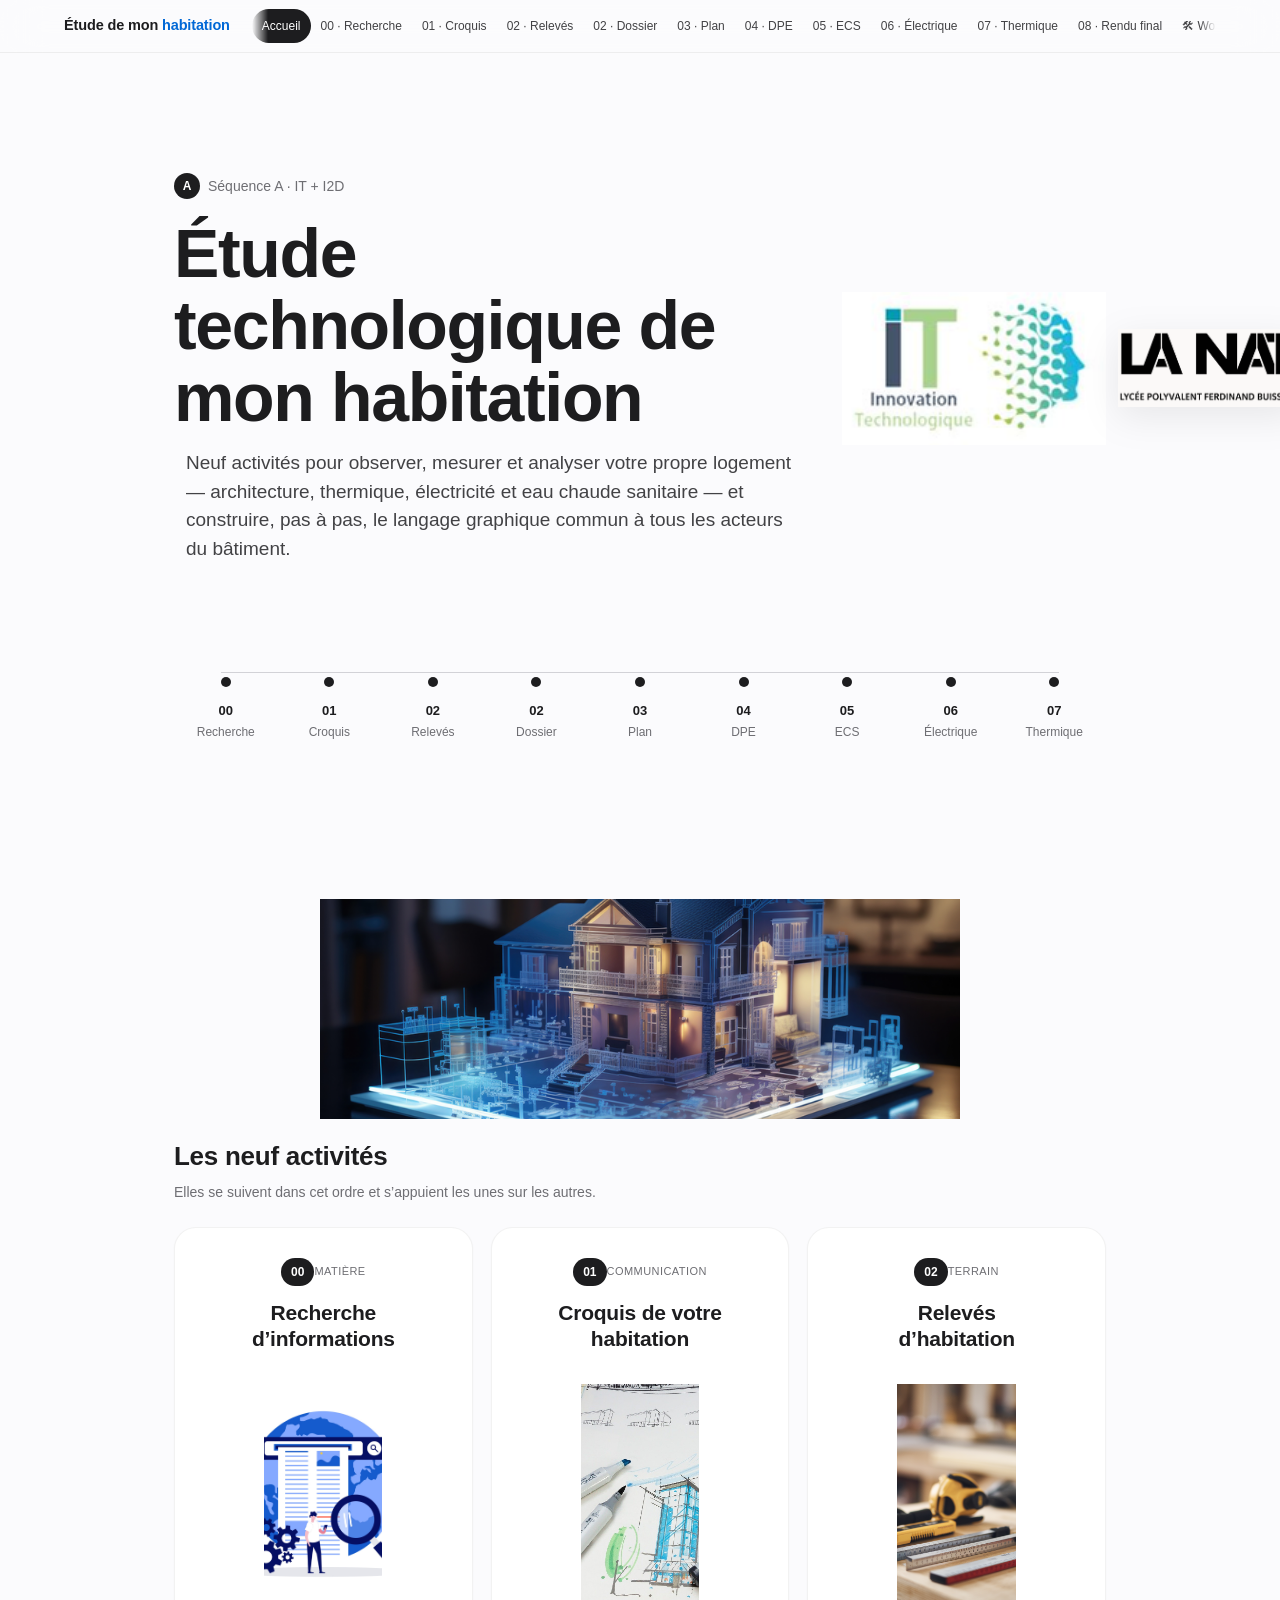
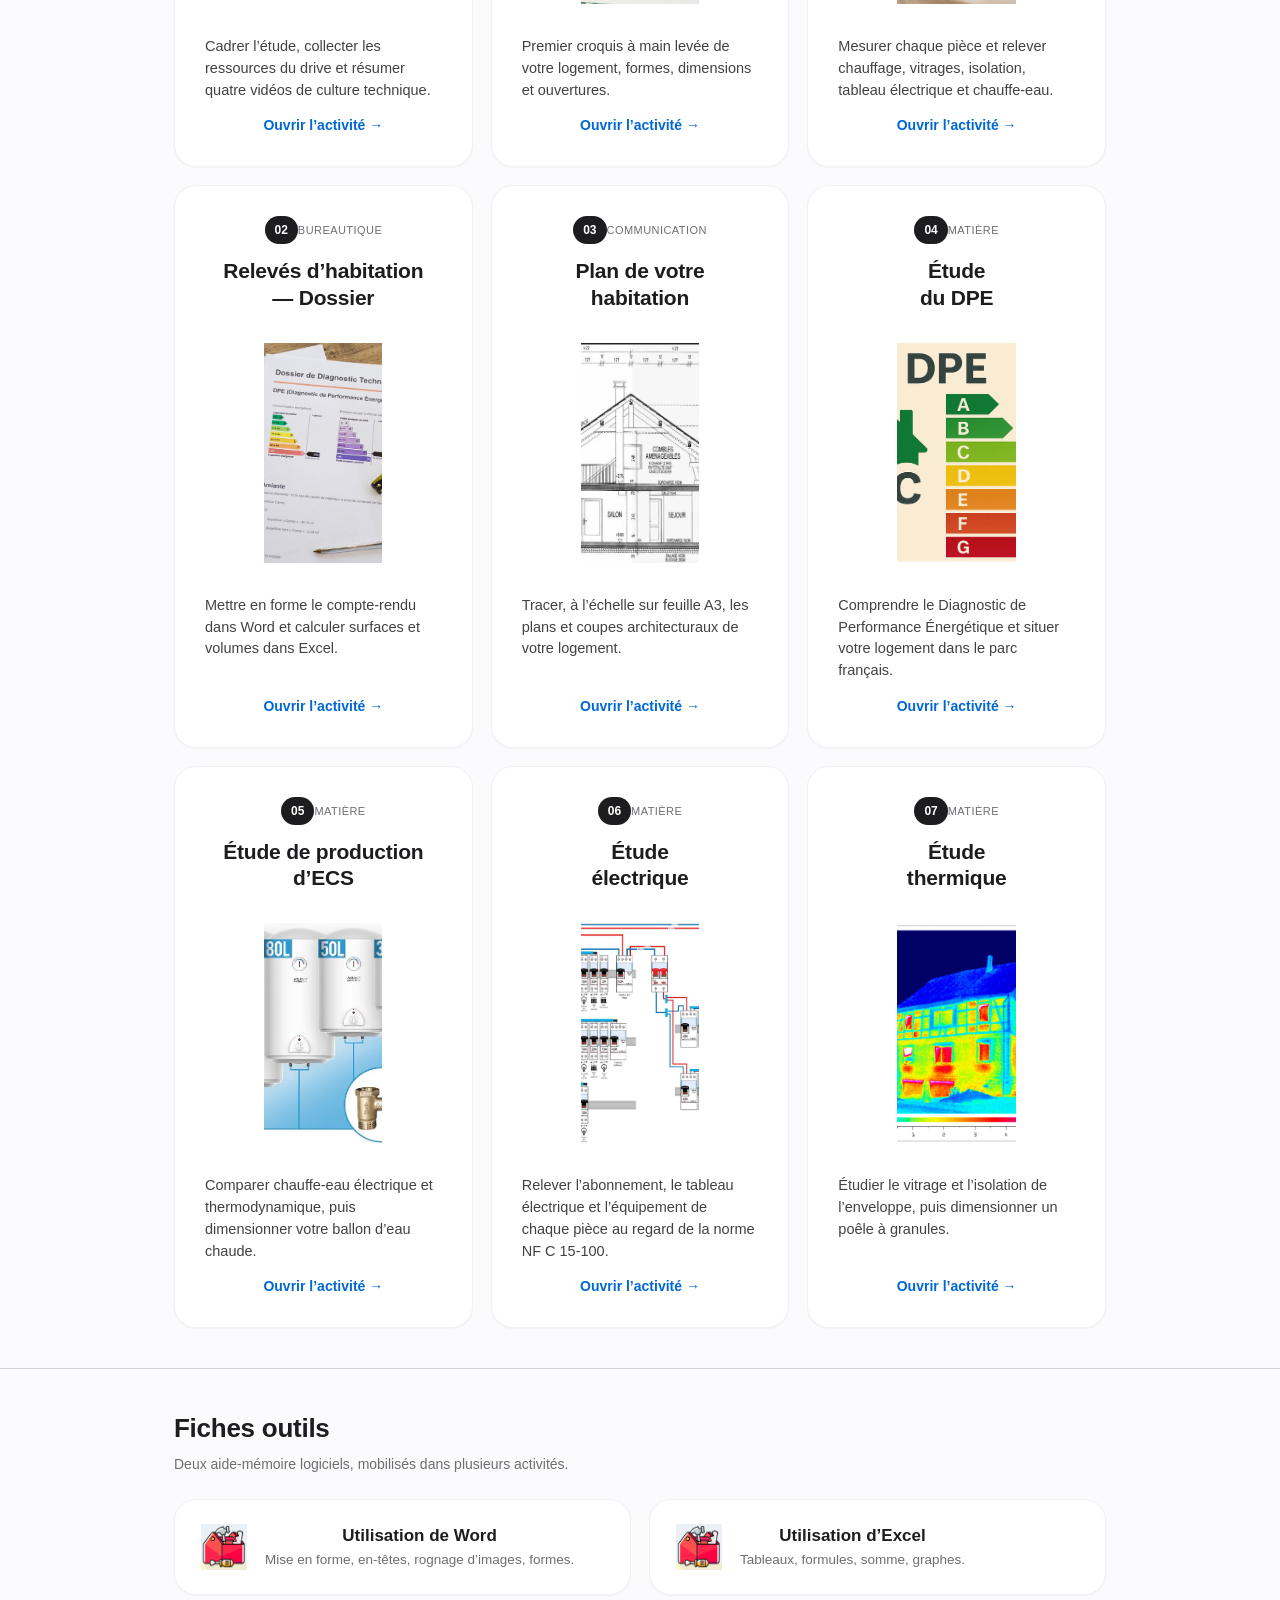
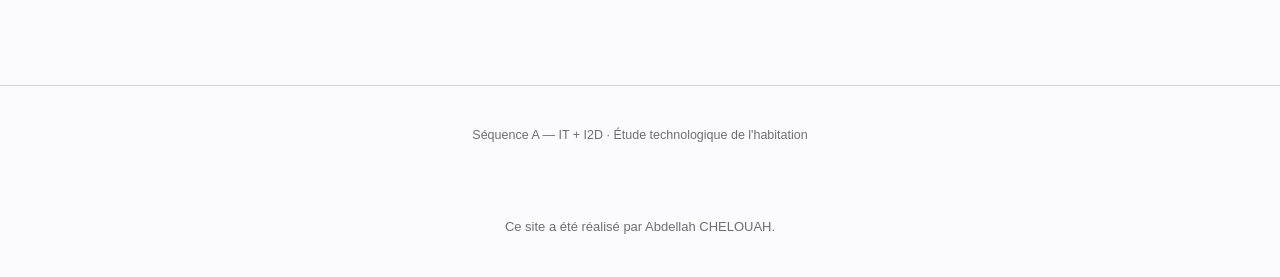
<file: index.html>
<!DOCTYPE html>
<html lang="fr">
<head>
<meta charset="UTF-8">
<meta name="viewport" content="width=device-width, initial-scale=1.0">
<title>Étude de mon habitation — Séquence A · IT+I2D</title>
<link rel="stylesheet" href="css/style.css">
</head>
<body class="home">
<nav class="site-nav">
  <div class="wrap">
    <a class="brand" href="index.html">Étude de mon <span>habitation</span></a>
    <ul class="nav-links">
        <li><a href="index.html" class="active">Accueil</a></li>
        <li><a href="pages-web/activite-00.html">00 · Recherche</a></li>
        <li><a href="pages-web/activite-01.html">01 · Croquis</a></li>
        <li><a href="pages-web/activite-02.html">02 · Relevés</a></li>
        <li><a href="pages-web/activite-02-dossier.html">02 · Dossier</a></li>
        <li><a href="pages-web/activite-03.html">03 · Plan</a></li>
        <li><a href="pages-web/activite-04.html">04 · DPE</a></li>
        <li><a href="pages-web/activite-05.html">05 · ECS</a></li>
        <li><a href="pages-web/activite-06.html">06 · Électrique</a></li>
        <li><a href="pages-web/activite-07.html">07 · Thermique</a></li>
        <li><a href="pages-web/activite-08.html">08 · Rendu final</a></li>
        <li><a href="pages-web/fiche-outils-word.html">🛠 Word</a></li>
        <li><a href="pages-web/fiche-outils-excel.html">🛠 Excel</a></li>
    </ul>
  </div>
</nav>

<header class="hero">
  <div class="wrap hero-header">
    <div class="hero-copy">
      <div class="eyebrow"><span class="num">A</span> Séquence A · IT + I2D</div>
      <h1>Étude technologique de mon habitation</h1>
      <p class="subtitle">Neuf activités pour observer, mesurer et analyser votre propre logement — architecture, thermique, électricité et eau chaude sanitaire — et construire, pas à pas, le langage graphique commun à tous les acteurs du bâtiment.</p>
    </div>
    <div style="display:flex; align-items:center; gap:12px; margin-left:auto;">
      <img src="pages-web/images/logo-it.png" alt="Logo IT" style="height:180px; width:auto; display:block; object-fit:contain;">
      <img class="hero-logo" src="pages-web/images/logo_lycee.png" alt="Logo du lycée">
    </div>
  </div>
</header><section class="parcours">
  <div class="wrap">
    <div class="parcours-track">
      <div class="p-stop"><div class="dot"></div><div class="lab">00</div><div class="sub">Recherche</div></div>
      <div class="p-stop"><div class="dot"></div><div class="lab">01</div><div class="sub">Croquis</div></div>
      <div class="p-stop"><div class="dot"></div><div class="lab">02</div><div class="sub">Relevés</div></div>
      <div class="p-stop"><div class="dot"></div><div class="lab">02</div><div class="sub">Dossier</div></div>
      <div class="p-stop"><div class="dot"></div><div class="lab">03</div><div class="sub">Plan</div></div>
      <div class="p-stop"><div class="dot"></div><div class="lab">04</div><div class="sub">DPE</div></div>
      <div class="p-stop"><div class="dot"></div><div class="lab">05</div><div class="sub">ECS</div></div>
      <div class="p-stop"><div class="dot"></div><div class="lab">06</div><div class="sub">Électrique</div></div>
      <div class="p-stop"><div class="dot"></div><div class="lab">07</div><div class="sub">Thermique</div></div>
    </div>
  </div>
</section><section class="block" style="border-top:none;">
<div class="hero-banner">
  <img src="pages-web/images/technologie-habitat.png" alt="Technologie de l'habitat">
</div>
  <div class="wrap">
    <h2>Les neuf activités</h2>
    <p class="lede">Elles se suivent dans cet ordre et s’appuient les unes sur les autres.</p>
    <div class="activity-grid">
      <a class="activity-card" href="pages-web/activite-00.html">
  <div class="top-row"><span class="badge">00</span><span class="kind">Matière</span></div>
  <h3>Recherche d’informations</h3>
        <div class="hero-banner">
        <img src="pages-web/images/recherche-info.jpg" alt="Technologie de l'habitat">
      </div>
  <p>Cadrer l’étude, collecter les ressources du drive et résumer quatre vidéos de culture technique.</p>
  <span class="go">Ouvrir l’activité →</span>
</a>
<a class="activity-card" href="pages-web/activite-01.html">
  <div class="top-row"><span class="badge">01</span><span class="kind">Communication</span></div>
  <h3>Croquis de votre habitation</h3>
        <div class="hero-banner">
        <img src="pages-web/images/croquis.jpg" alt="Technologie de l'habitat">
      </div>
  <p>Premier croquis à main levée de votre logement, formes, dimensions et ouvertures.</p>
  <span class="go">Ouvrir l’activité →</span>
</a>
<a class="activity-card" href="pages-web/activite-02.html">
  <div class="top-row"><span class="badge">02</span><span class="kind">Terrain</span></div>
  <h3>Relevés <br> d’habitation</h3>
        <div class="hero-banner">
        <img src="pages-web/images/mesures.png" alt="Technologie de l'habitat">
      </div>
  <p>Mesurer chaque pièce et relever chauffage, vitrages, isolation, tableau électrique et chauffe-eau.</p>
  <span class="go">Ouvrir l’activité →</span>
</a>
<a class="activity-card" href="pages-web/activite-02-dossier.html">
  <div class="top-row"><span class="badge">02</span><span class="kind">Bureautique</span></div>
  <h3>Relevés d’habitation — Dossier</h3>
      <div class="hero-banner">
        <img src="pages-web/images/dossier.png" alt="Technologie de l'habitat">
      </div>
  <p>Mettre en forme le compte-rendu dans Word et calculer surfaces et volumes dans Excel.</p>
  <span class="go">Ouvrir l’activité →</span>
</a>
<a class="activity-card" href="pages-web/activite-03.html">
  <div class="top-row"><span class="badge">03</span><span class="kind">Communication</span></div>
  <h3>Plan de votre habitation</h3>
        <div class="hero-banner">
        <img src="pages-web/images/plan.png" alt="Technologie de l'habitat">
      </div>
  <p>Tracer, à l’échelle sur feuille A3, les plans et coupes architecturaux de votre logement.</p>
  <span class="go">Ouvrir l’activité →</span>
</a>
<a class="activity-card" href="pages-web/activite-04.html">
  <div class="top-row"><span class="badge">04</span><span class="kind">Matière</span></div>
  <h3>Étude <br> du DPE</h3>
        <div class="hero-banner">
        <img src="pages-web/images/dpe.png" alt="Technologie de l'habitat">
      </div>
  <p>Comprendre le Diagnostic de Performance Énergétique et situer votre logement dans le parc français.</p>
  <span class="go">Ouvrir l’activité →</span>
</a>
<a class="activity-card" href="pages-web/activite-05.html">
  <div class="top-row"><span class="badge">05</span><span class="kind">Matière</span></div>
  <h3>Étude de production d’ECS</h3>
        <div class="hero-banner">
        <img src="pages-web/images/ballon.jpg" alt="Technologie de l'habitat">
      </div>
  <p>Comparer chauffe-eau électrique et thermodynamique, puis dimensionner votre ballon d’eau chaude.</p>
  <span class="go">Ouvrir l’activité →</span>
</a>
<a class="activity-card" href="pages-web/activite-06.html">
  <div class="top-row"><span class="badge">06</span><span class="kind">Matière</span></div>
  <h3>Étude <br> électrique</h3>
        <div class="hero-banner">
        <img src="pages-web/images/electrique.png" alt="Technologie de l'habitat">
      </div>
  <p>Relever l’abonnement, le tableau électrique et l’équipement de chaque pièce au regard de la norme NF C 15-100.</p>
  <span class="go">Ouvrir l’activité →</span>
</a>
<a class="activity-card" href="pages-web/activite-07.html">
  <div class="top-row"><span class="badge">07</span><span class="kind">Matière</span></div>
  <h3>Étude <br> thermique</h3>
        <div class="hero-banner">
        <img src="pages-web/images/thermique.png" alt="Technologie de l'habitat">
      </div>
  <p>Étudier le vitrage et l’isolation de l’enveloppe, puis dimensionner un poêle à granules.</p>
  <span class="go">Ouvrir l’activité →</span>
</a>

    </div>
  </div>
</section><section class="block" style="padding-bottom:90px;">
  <div class="wrap">
    <h2>Fiches outils</h2>
    <p class="lede">Deux aide-mémoire logiciels, mobilisés dans plusieurs activités.</p>
    <div class="resource-grid">
      <a class="resource-card" href="pages-web/fiche-outils-word.html">
        <img src="pages-web/images/outils-word/icone-boite-outils.png" alt="">
        <div><h3>Utilisation de Word</h3><p>Mise en forme, en-têtes, rognage d’images, formes.</p></div>
      </a>
      <a class="resource-card" href="pages-web/fiche-outils-excel.html">
        <img src="pages-web/images/outils-excel/icone-boite-outils.png" alt="">
        <div><h3>Utilisation d’Excel</h3><p>Tableaux, formules, somme, graphes.</p></div>
      </a>
    </div>
  </div>
</section>
<footer class="site-footer">
  <div class="wrap">Séquence A — IT&nbsp;+&nbsp;I2D · Étude technologique de l'habitation</div>
</footer>
<p class="site-credit">Ce site a été réalisé par Abdellah CHELOUAH.</p>
</body>
</html>
</file>
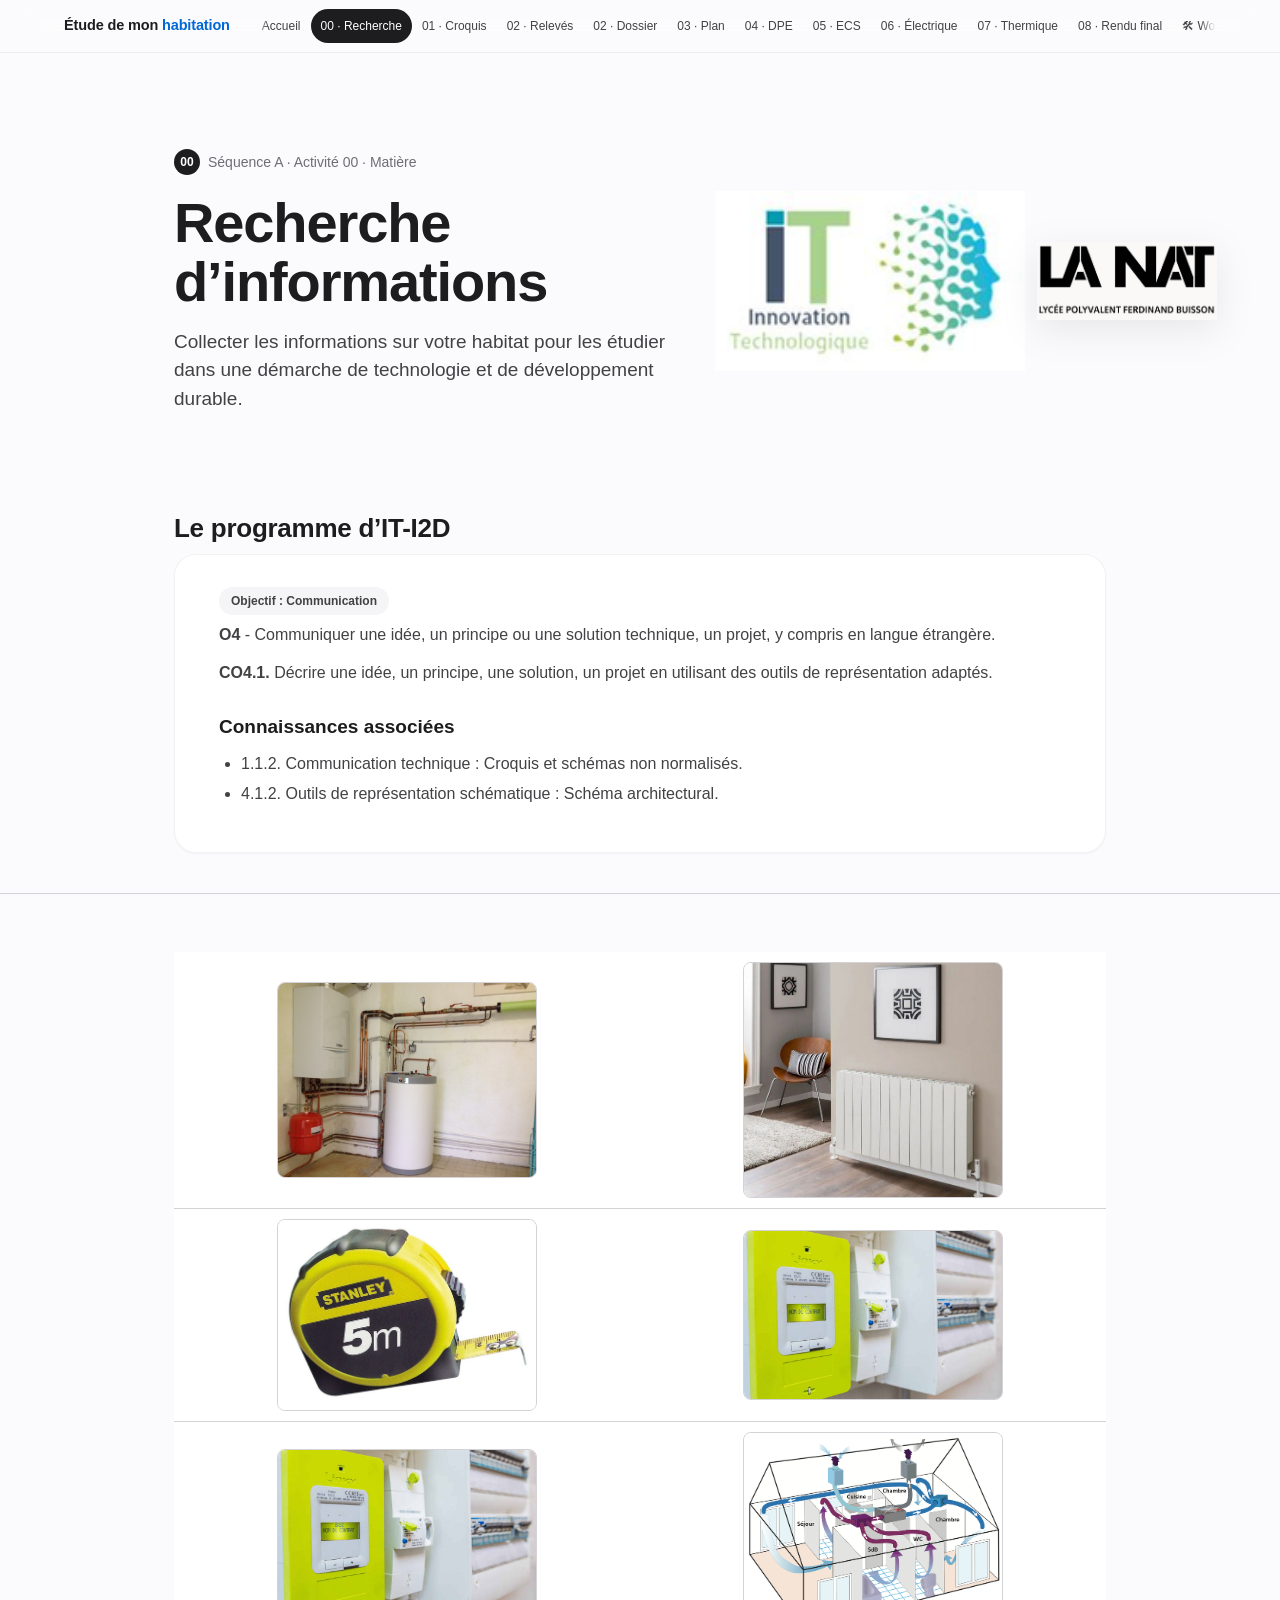
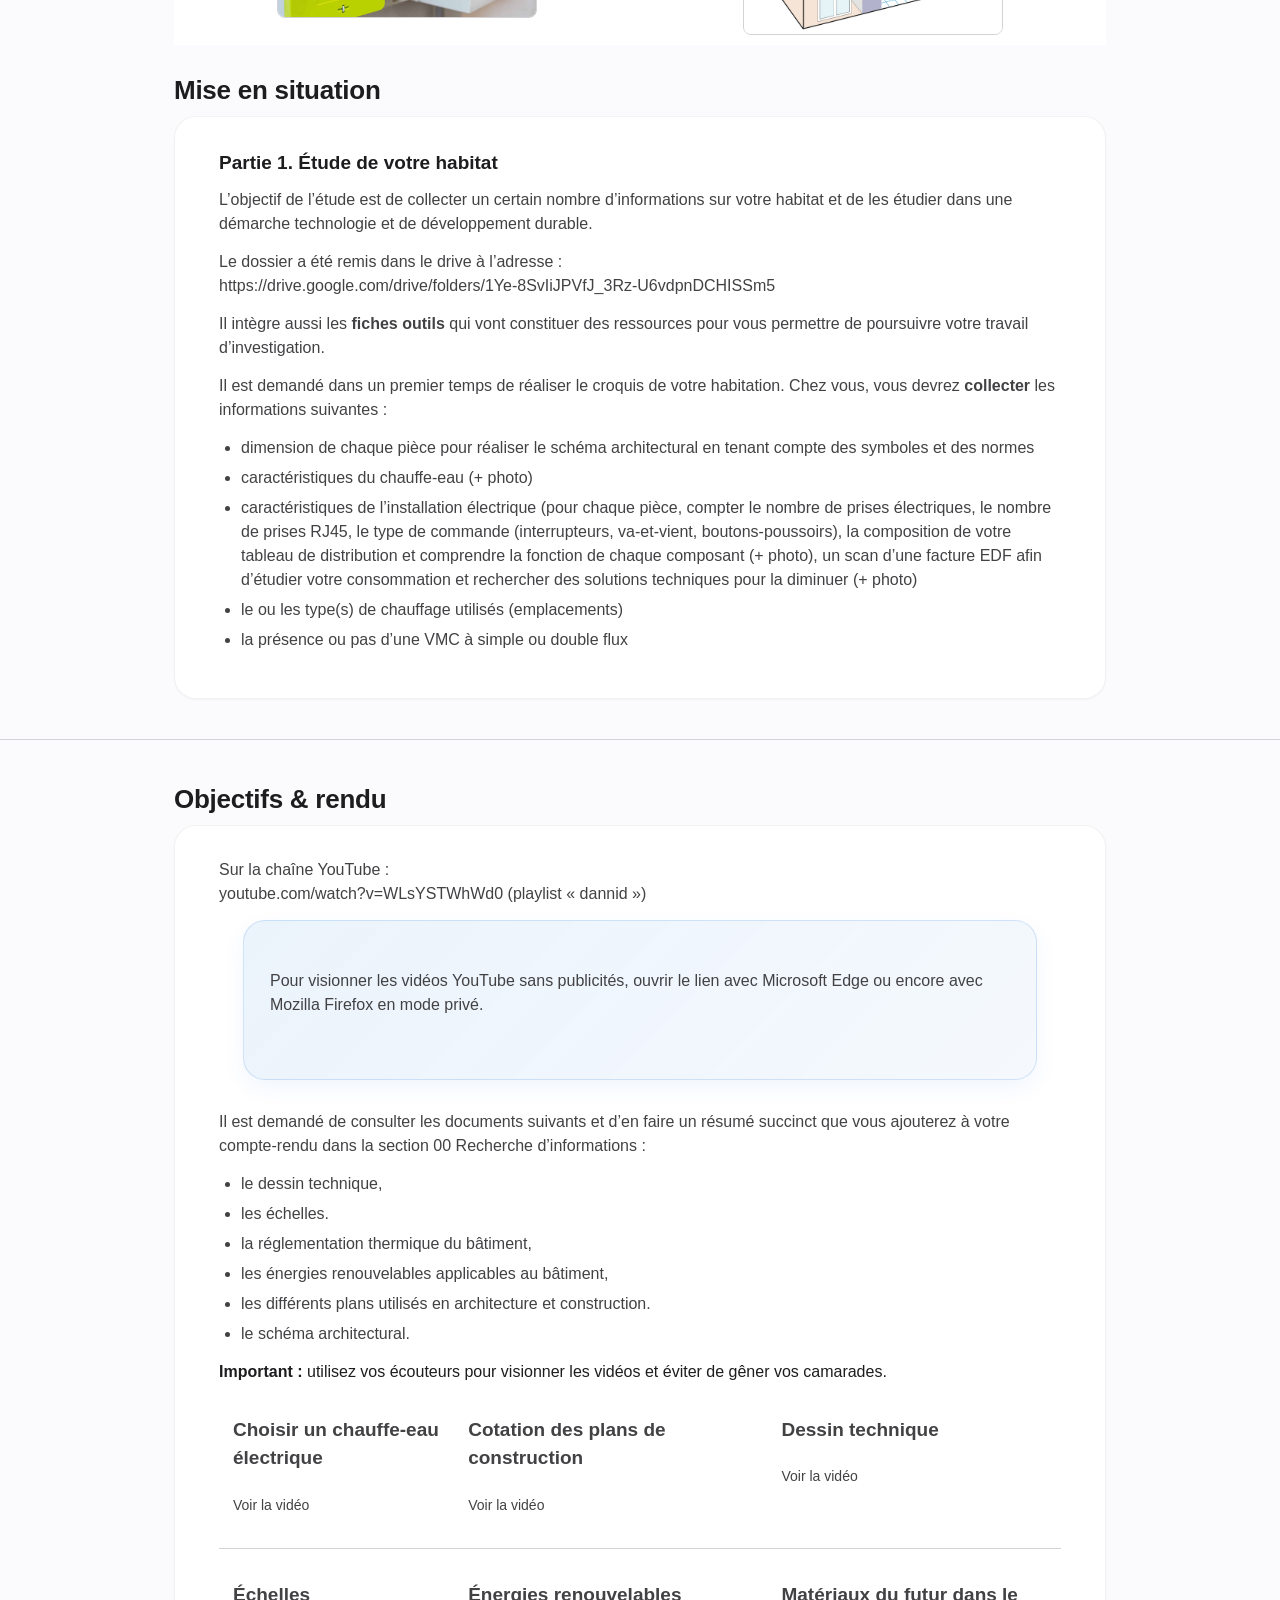
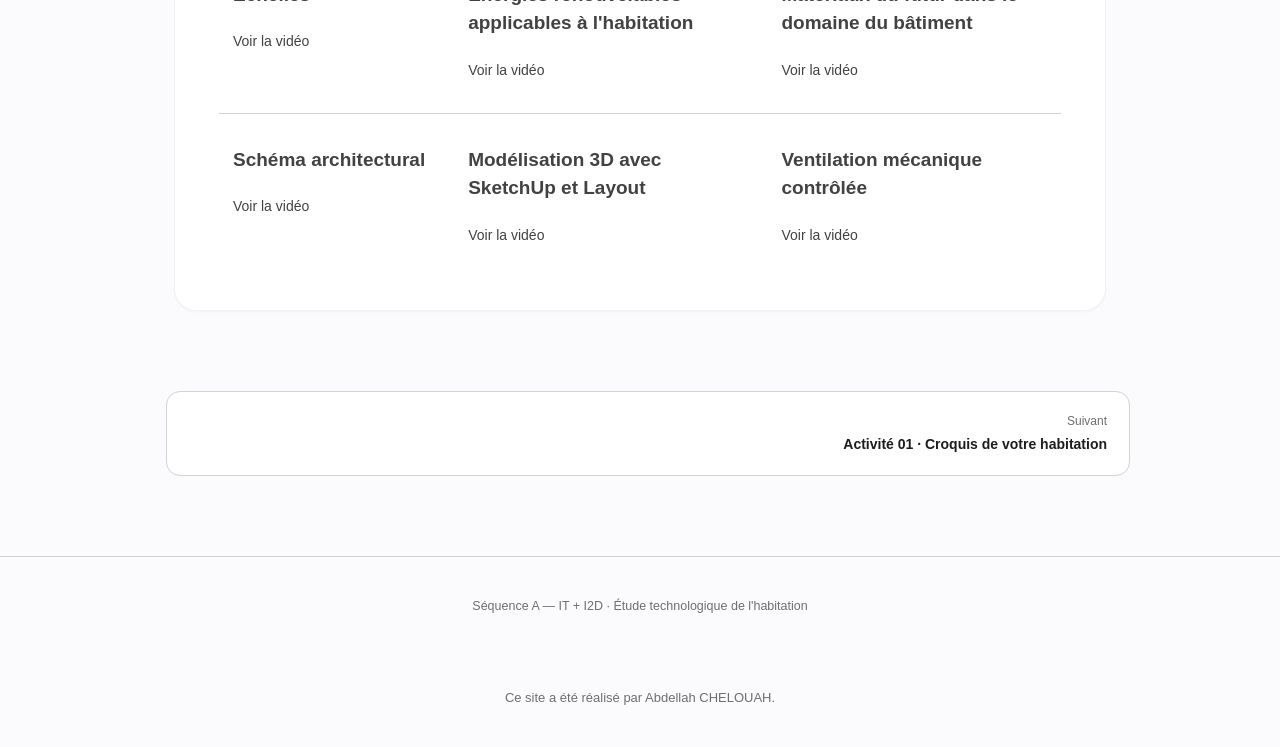
<file: pages-web/activite-00.html>
<!DOCTYPE html>
<html lang="fr">
<head>
<meta charset="UTF-8">
<meta name="viewport" content="width=device-width, initial-scale=1.0">
<title>Activité 00 — Recherche d’informations</title>
<link rel="stylesheet" href="../css/style.css">
</head>
<body>
<nav class="site-nav">
  <div class="wrap">
    <a class="brand" href="../index.html">Étude de mon <span>habitation</span></a>
    <ul class="nav-links">
        <li><a href="../index.html">Accueil</a></li>
        <li><a href="activite-00.html" class="active">00 · Recherche</a></li>
        <li><a href="activite-01.html">01 · Croquis</a></li>
        <li><a href="activite-02.html">02 · Relevés</a></li>
        <li><a href="activite-02-dossier.html">02 · Dossier</a></li>
        <li><a href="activite-03.html">03 · Plan</a></li>
        <li><a href="activite-04.html">04 · DPE</a></li>
        <li><a href="activite-05.html">05 · ECS</a></li>
        <li><a href="activite-06.html">06 · Électrique</a></li>
        <li><a href="activite-07.html">07 · Thermique</a></li>
        <li><a href="activite-08.html">08 · Rendu final</a></li>
        <li><a href="fiche-outils-word.html">🛠 Word</a></li>
        <li><a href="fiche-outils-excel.html">🛠 Excel</a></li>
    </ul>
  </div>
</nav>
<header class="hero">
  <div class="wrap hero-header">
    <div class="hero-copy">
      <div class="eyebrow"><span class="num">00</span> Séquence A · Activité 00 · Matière</div>
      <h1>Recherche d’informations</h1>
      <p class="subtitle">Collecter les informations sur votre habitat pour les étudier dans une démarche de technologie et de développement durable.</p>
    </div>
    <div style="display:flex; align-items:center; gap:12px; margin-left:auto;">
      <img src="images/logo-it.png" alt="Logo IT" style="height:180px; width:auto; display:block; object-fit:contain;">
      <img class="hero-logo" src="images/logo_lycee.png" alt="Logo du lycée">
    </div>
  </div>
</header><section class="block">
  <div class="wrap">
    <h2>Le programme d’IT-I2D</h2>
    
    <div class="card">
<span class="obj-tag">Objectif : Communication</span>
<p><strong>O4</strong> - Communiquer une idée, un principe ou une solution technique, un projet, y compris en langue étrangère.</p>
<p><strong>CO4.1.</strong> Décrire une idée, un principe, une solution, un projet en utilisant des outils de représentation adaptés.</p>
<h3>Connaissances associées</h3>
<ul>
<li>1.1.2. Communication technique : Croquis et schémas non normalisés.</li>
<li>4.1.2. Outils de représentation schématique : Schéma architectural.</li>
</ul>
</div>
  </div>
</section><section class="block">
  <div class="wrap">
    <table class="gallery-table" aria-label="Galerie d'images">
      <tr>
        <td><img src="images/ballon-chaudiere.png" alt="Ballon / Chaudière"></td>
        <td><img src="images/chauffage.png" alt="Chauffage"></td>
      </tr>
      <tr>
        <td><img src="images/ruban.png" alt="Ruban de mesure"></td>
        <td><img src="images/tableau-electrique.png" alt="Tableau électrique"></td>
      </tr>
      <tr>
        <td><img src="images/tableau-electrique.png" alt="Tableau électrique"></td>
        <td><img src="images/vmc.png" alt="VMC"></td>
      </tr>
    </table>

    <h2>Mise en situation</h2>
    
    <div class="card">
<h3>Partie 1. Étude de votre habitat</h3>
<p>L’objectif de l’étude est de collecter un certain nombre d’informations sur votre habitat et de les étudier dans une démarche technologie et de développement durable.</p>
<p>Le dossier a été remis dans le drive à l’adresse :<br>
<a href="https://drive.google.com/drive/folders/1Fu8EfPrkONk1IUVFwAV4KEV7TBLAopkc?usp=sharing" target="_blank" rel="noopener">https://drive.google.com/drive/folders/1Ye-8SvIiJPVfJ_3Rz-U6vdpnDCHISSm5</a></p>
<p>Il intègre aussi les <strong>fiches outils</strong> qui vont constituer des ressources pour vous permettre de poursuivre votre travail d’investigation.</p>
<p>Il est demandé dans un premier temps de réaliser le croquis de votre habitation. Chez vous, vous devrez <strong>collecter</strong> les informations suivantes :</p>
<ul>
<li>dimension de chaque pièce pour réaliser le schéma architectural en tenant compte des symboles et des normes</li>
<li>caractéristiques du chauffe-eau (+ photo)</li>
<li>caractéristiques de l’installation électrique (pour chaque pièce, compter le nombre de prises électriques, le nombre de prises RJ45, le type de commande (interrupteurs, va-et-vient, boutons-poussoirs), la composition de votre tableau de distribution et comprendre la fonction de chaque composant (+ photo), un scan d’une facture EDF afin d’étudier votre consommation et rechercher des solutions techniques pour la diminuer (+ photo)</li>
<li>le ou les type(s) de chauffage utilisés (emplacements)</li>
<li>la présence ou pas d’une VMC à simple ou double flux</li>
</ul>
</div>
  </div>
</section><section class="block">
  <div class="wrap">
    <h2>Objectifs & rendu</h2>
    
    <div class="card">
<p>Sur la chaîne YouTube :<br>
<a href="https://www.youtube.com/watch?v=WLsYSTWhWd0&list=PLQY6-hu040V9WHLNrFfFHXdh5-LdvvbbK&ab_channel=dannid" target="_blank" rel="noopener">youtube.com/watch?v=WLsYSTWhWd0 (playlist « dannid »)</a></p>

<section class="resource-banner">
  <div class="inner">
    <br>
    <p>Pour visionner les vidéos YouTube sans publicités, ouvrir le lien avec Microsoft Edge ou encore avec Mozilla Firefox en mode privé.</p>
    <br>
  </div>
</section>
<p>Il est demandé de consulter les documents suivants et d’en faire un résumé succinct que vous ajouterez à votre compte-rendu dans la section 00 Recherche d’informations :</p>
<ul>
<li>le dessin technique,</li>
<li>les échelles.</li>
<li>la réglementation thermique du bâtiment,</li>
<li>les énergies renouvelables applicables au bâtiment,</li>
<li>les différents plans utilisés en architecture et construction.</li>
<li>le schéma architectural.</li>
</ul>

<div class="video-tip-banner" role="note" aria-label="Rappel pour le visionnage des vidéos">
  <strong>Important :</strong> utilisez vos écouteurs pour visionner les vidéos et éviter de gêner vos camarades.
</div>

<table class="video-gallery-table" aria-label="Vidéos pédagogiques">
      <tr>
        <td>
          <div class="video-card">
            <h3>Choisir un chauffe-eau électrique</h3>
            <a href="videos/choisir-un-chauffe-eau-electrique.mp4" target="_blank" rel="noopener">Voir la vidéo</a>
          </div>
        </td>
        <td>
          <div class="video-card">
            <h3>Cotation des plans de construction</h3>
            <a href="videos/cotation-plans-construction.mp4" target="_blank" rel="noopener">Voir la vidéo</a>
          </div>
        </td>
        <td>
          <div class="video-card">
            <h3>Dessin technique</h3>
            <a href="videos/dessin-technique.mp4" target="_blank" rel="noopener">Voir la vidéo</a>
          </div>
        </td>
      </tr>
      <tr>
        <td>
          <div class="video-card">
            <h3>Échelles</h3>
            <a href="videos/echelles.mp4" target="_blank" rel="noopener">Voir la vidéo</a>
          </div>
        </td>
        <td>
          <div class="video-card">
            <h3>Énergies renouvelables applicables à l'habitation</h3>
            <a href="videos/energies-renouvelables.mp4" target="_blank" rel="noopener">Voir la vidéo</a>
          </div>
        </td>
        <td>
          <div class="video-card">
            <h3>Matériaux du futur dans le domaine du bâtiment</h3>
            <a href="videos/matériaux-du-futur-batiment.mp4" target="_blank" rel="noopener">Voir la vidéo</a>
          </div>
        </td>
      </tr>
      <tr>
        <td>
          <div class="video-card">
            <h3>Schéma architectural</h3>
            <a href="videos/schema-architectural.mp4" target="_blank" rel="noopener">Voir la vidéo</a>
          </div>
        </td>
        <td>
          <div class="video-card">
            <h3>Modélisation 3D avec SketchUp et Layout</h3>
            <a href="videos/sketchup-et-layout.mp4" target="_blank" rel="noopener">Voir la vidéo</a>
          </div>
        </td>
        <td>
          <div class="video-card">
            <h3>Ventilation mécanique contrôlée</h3>
            <a href="videos/Ventilation%20M%C3%A9canique%20Controlee.mp4" target="_blank" rel="noopener">Voir la vidéo</a>
          </div>
        </td>
      </tr>
    </table>

</div>
  </div>
</section>

<div class="page-nav wrap"><span></span><a class="next" href="activite-01.html"><span class="dir">Suivant</span><span class="ttl">Activité 01 · Croquis de votre habitation</span></a></div>
<footer class="site-footer">
  <div class="wrap">Séquence A — IT&nbsp;+&nbsp;I2D · Étude technologique de l'habitation</div>
</footer>
<p class="site-credit">Ce site a été réalisé par Abdellah CHELOUAH.</p>
</body>
</html>
</file>
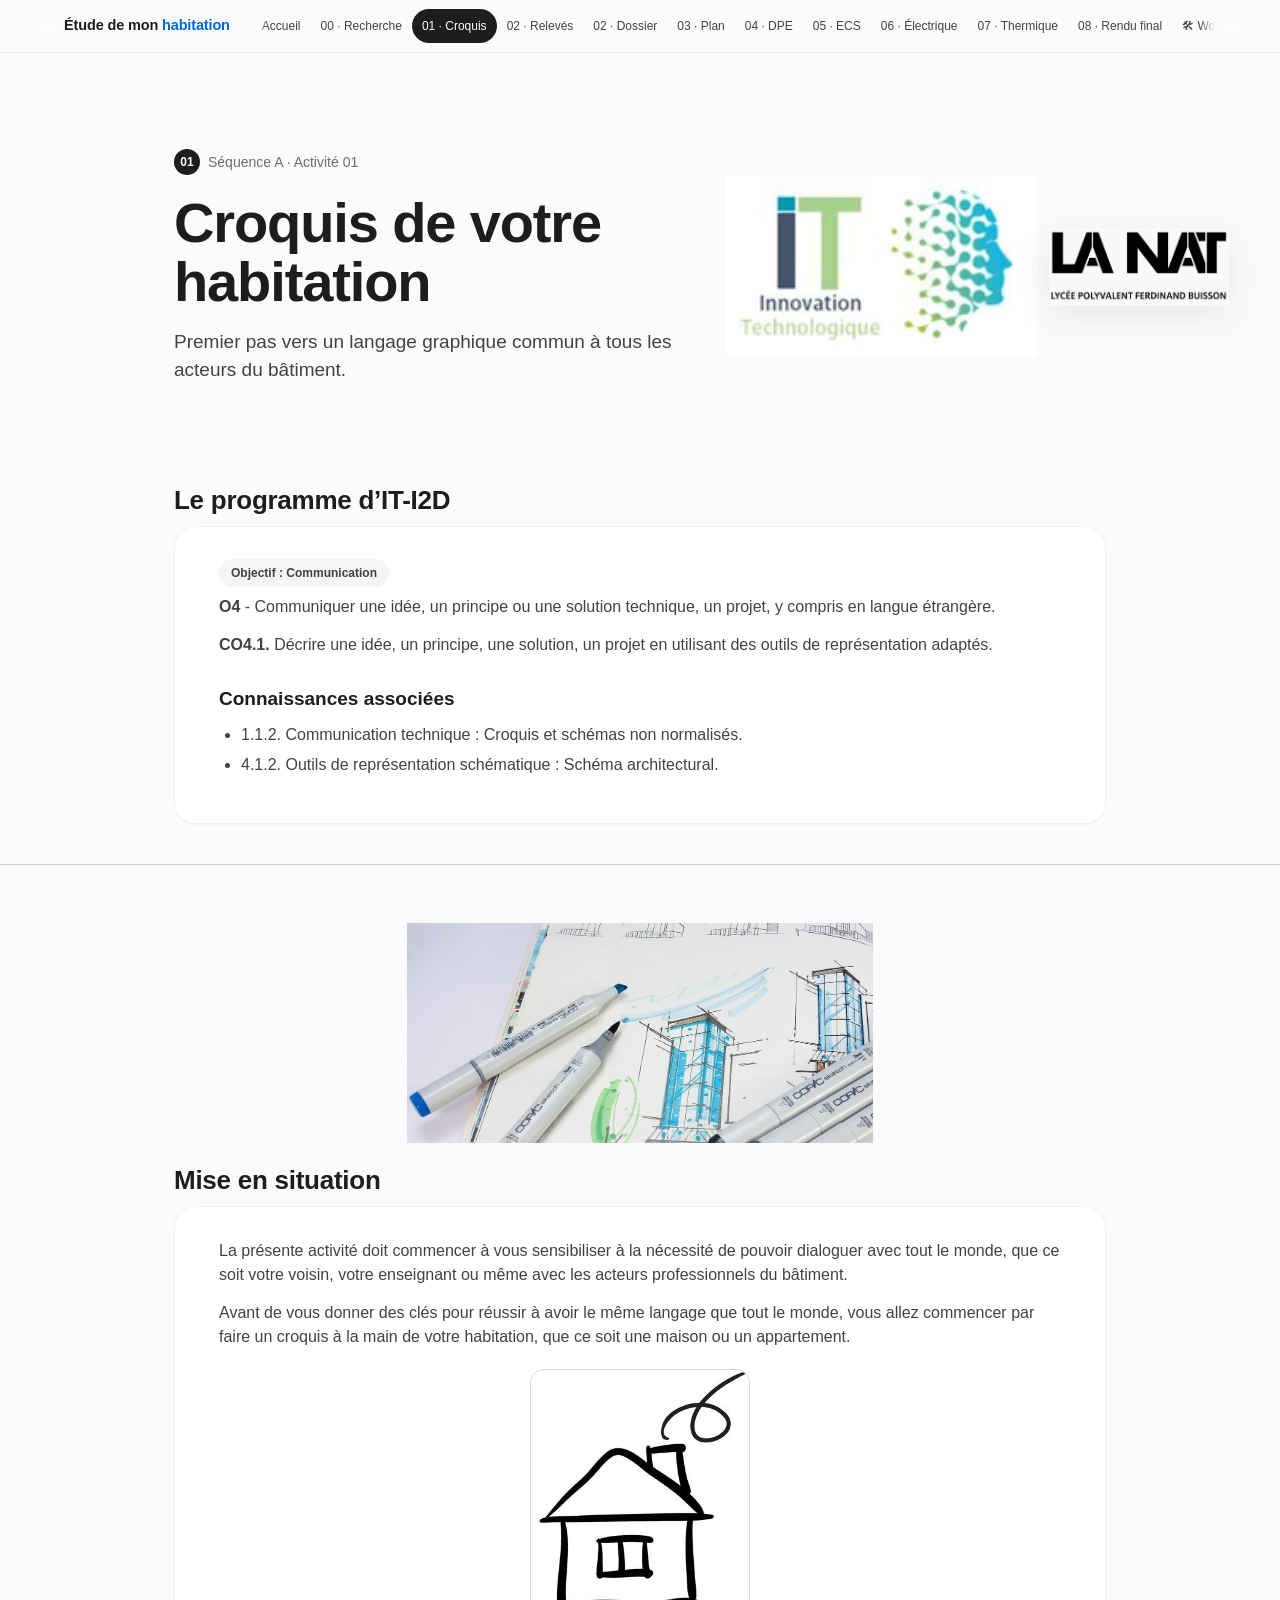
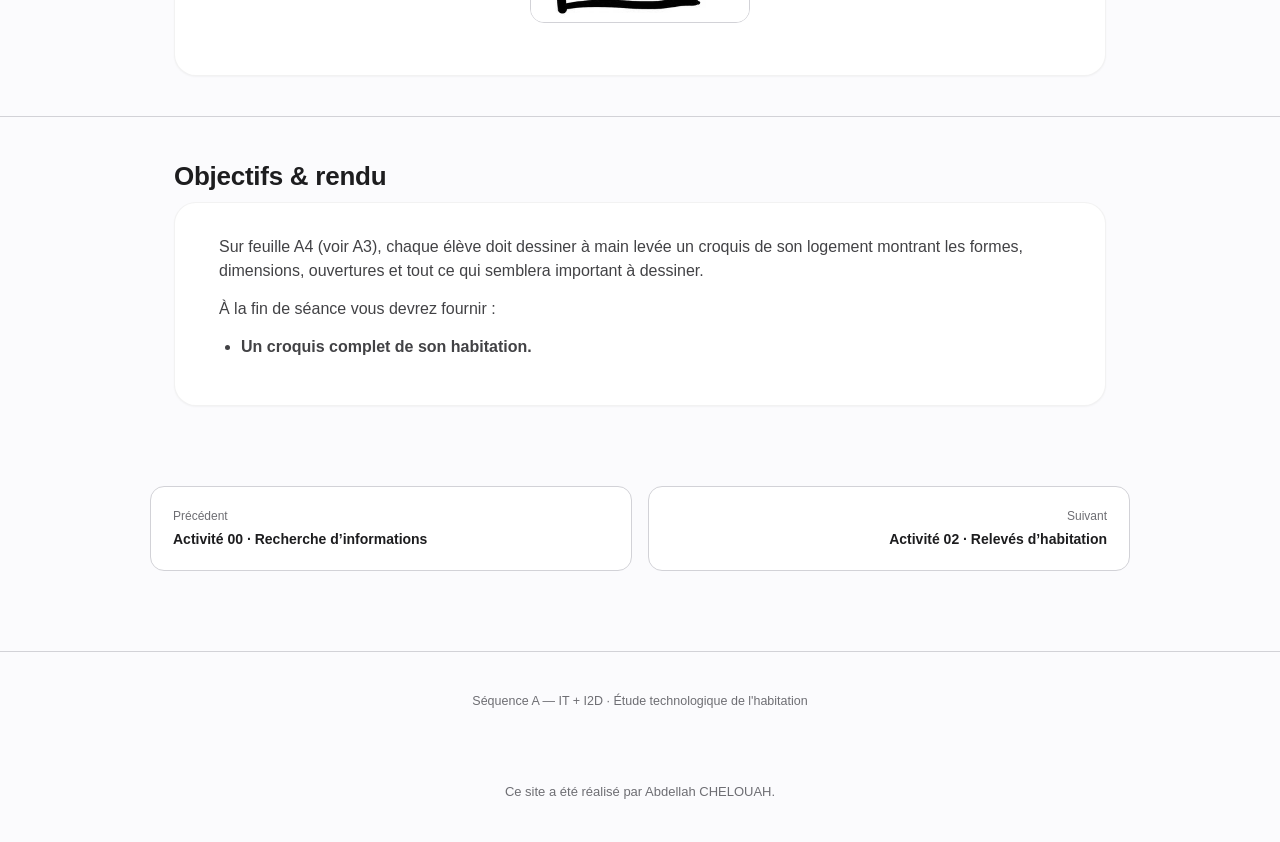
<file: pages-web/activite-01.html>
<!DOCTYPE html>
<html lang="fr">
<head>
<meta charset="UTF-8">
<meta name="viewport" content="width=device-width, initial-scale=1.0">
<title>Activité 01 — Croquis de votre habitation</title>
<link rel="stylesheet" href="../css/style.css">
</head>
<body>
<nav class="site-nav">
  <div class="wrap">
    <a class="brand" href="../index.html">Étude de mon <span>habitation</span></a>
    <ul class="nav-links">
        <li><a href="../index.html">Accueil</a></li>
        <li><a href="activite-00.html">00 · Recherche</a></li>
        <li><a href="activite-01.html" class="active">01 · Croquis</a></li>
        <li><a href="activite-02.html">02 · Relevés</a></li>
        <li><a href="activite-02-dossier.html">02 · Dossier</a></li>
        <li><a href="activite-03.html">03 · Plan</a></li>
        <li><a href="activite-04.html">04 · DPE</a></li>
        <li><a href="activite-05.html">05 · ECS</a></li>
        <li><a href="activite-06.html">06 · Électrique</a></li>
        <li><a href="activite-07.html">07 · Thermique</a></li>
        <li><a href="activite-08.html">08 · Rendu final</a></li>
        <li><a href="fiche-outils-word.html">🛠 Word</a></li>
        <li><a href="fiche-outils-excel.html">🛠 Excel</a></li>
    </ul>
  </div>
</nav>
<header class="hero">
  <div class="wrap hero-header">
    <div class="hero-copy">
      <div class="eyebrow"><span class="num">01</span> Séquence A · Activité 01</div>
      <h1>Croquis de votre habitation</h1>
      <p class="subtitle">Premier pas vers un langage graphique commun à tous les acteurs du bâtiment.</p>
    </div>
    <div style="display:flex; align-items:center; gap:12px; margin-left:auto;">
      <img src="images/logo-it.png" alt="Logo IT" style="height:180px; width:auto; display:block; object-fit:contain;">
      <img class="hero-logo" src="images/logo_lycee.png" alt="Logo du lycée">
    </div>
  </div>
</header><section class="block">
  <div class="wrap">
    <h2>Le programme d’IT-I2D</h2>
    
    <div class="card">
<span class="obj-tag">Objectif : Communication</span>
<p><strong>O4</strong> - Communiquer une idée, un principe ou une solution technique, un projet, y compris en langue étrangère.</p>
<p><strong>CO4.1.</strong> Décrire une idée, un principe, une solution, un projet en utilisant des outils de représentation adaptés.</p>
<h3>Connaissances associées</h3>
<ul>
<li>1.1.2. Communication technique : Croquis et schémas non normalisés.</li>
<li>4.1.2. Outils de représentation schématique : Schéma architectural.</li>
</ul>
</div>
  </div>
</section><section class="block">
  <div class="wrap">
    <div class="hero-banner">
      <img src="images/croquis.jpg" alt="Croquis" />
    </div>
    <h2>Mise en situation</h2>
    
    <div class="card">
<p>La présente activité doit commencer à vous sensibiliser à la nécessité de pouvoir dialoguer avec tout le monde, que ce soit votre voisin, votre enseignant ou même avec les acteurs professionnels du bâtiment.</p>
<p>Avant de vous donner des clés pour réussir à avoir le même langage que tout le monde, vous allez commencer par faire un croquis à la main de votre habitation, que ce soit une maison ou un appartement.</p>
<figure>
<img src="images/01/croquis-maison.jpg" alt="Croquis à main levée d’une maison" style="max-width:220px;">
</figure>
</div>
  </div>
</section><section class="block">
  <div class="wrap">
    <h2>Objectifs & rendu</h2>
    
    <div class="card">
<p>Sur feuille A4 (voir A3), chaque élève doit dessiner à main levée un croquis de son logement montrant les formes, dimensions, ouvertures et tout ce qui semblera important à dessiner.</p>
<p>À la fin de séance vous devrez fournir :</p>
<ul>
<li><strong>Un croquis complet de son habitation.</strong></li>
</ul>
</div>
  </div>
</section>

<div class="page-nav wrap"><a class="prev" href="activite-00.html"><span class="dir">Précédent</span><span class="ttl">Activité 00 · Recherche d’informations</span></a><a class="next" href="activite-02.html"><span class="dir">Suivant</span><span class="ttl">Activité 02 · Relevés d’habitation</span></a></div>
<footer class="site-footer">
  <div class="wrap">Séquence A — IT&nbsp;+&nbsp;I2D · Étude technologique de l'habitation</div>
</footer>
</footer>
<p class="site-credit">Ce site a été réalisé par Abdellah CHELOUAH.</p>
</body>
</html>
</file>
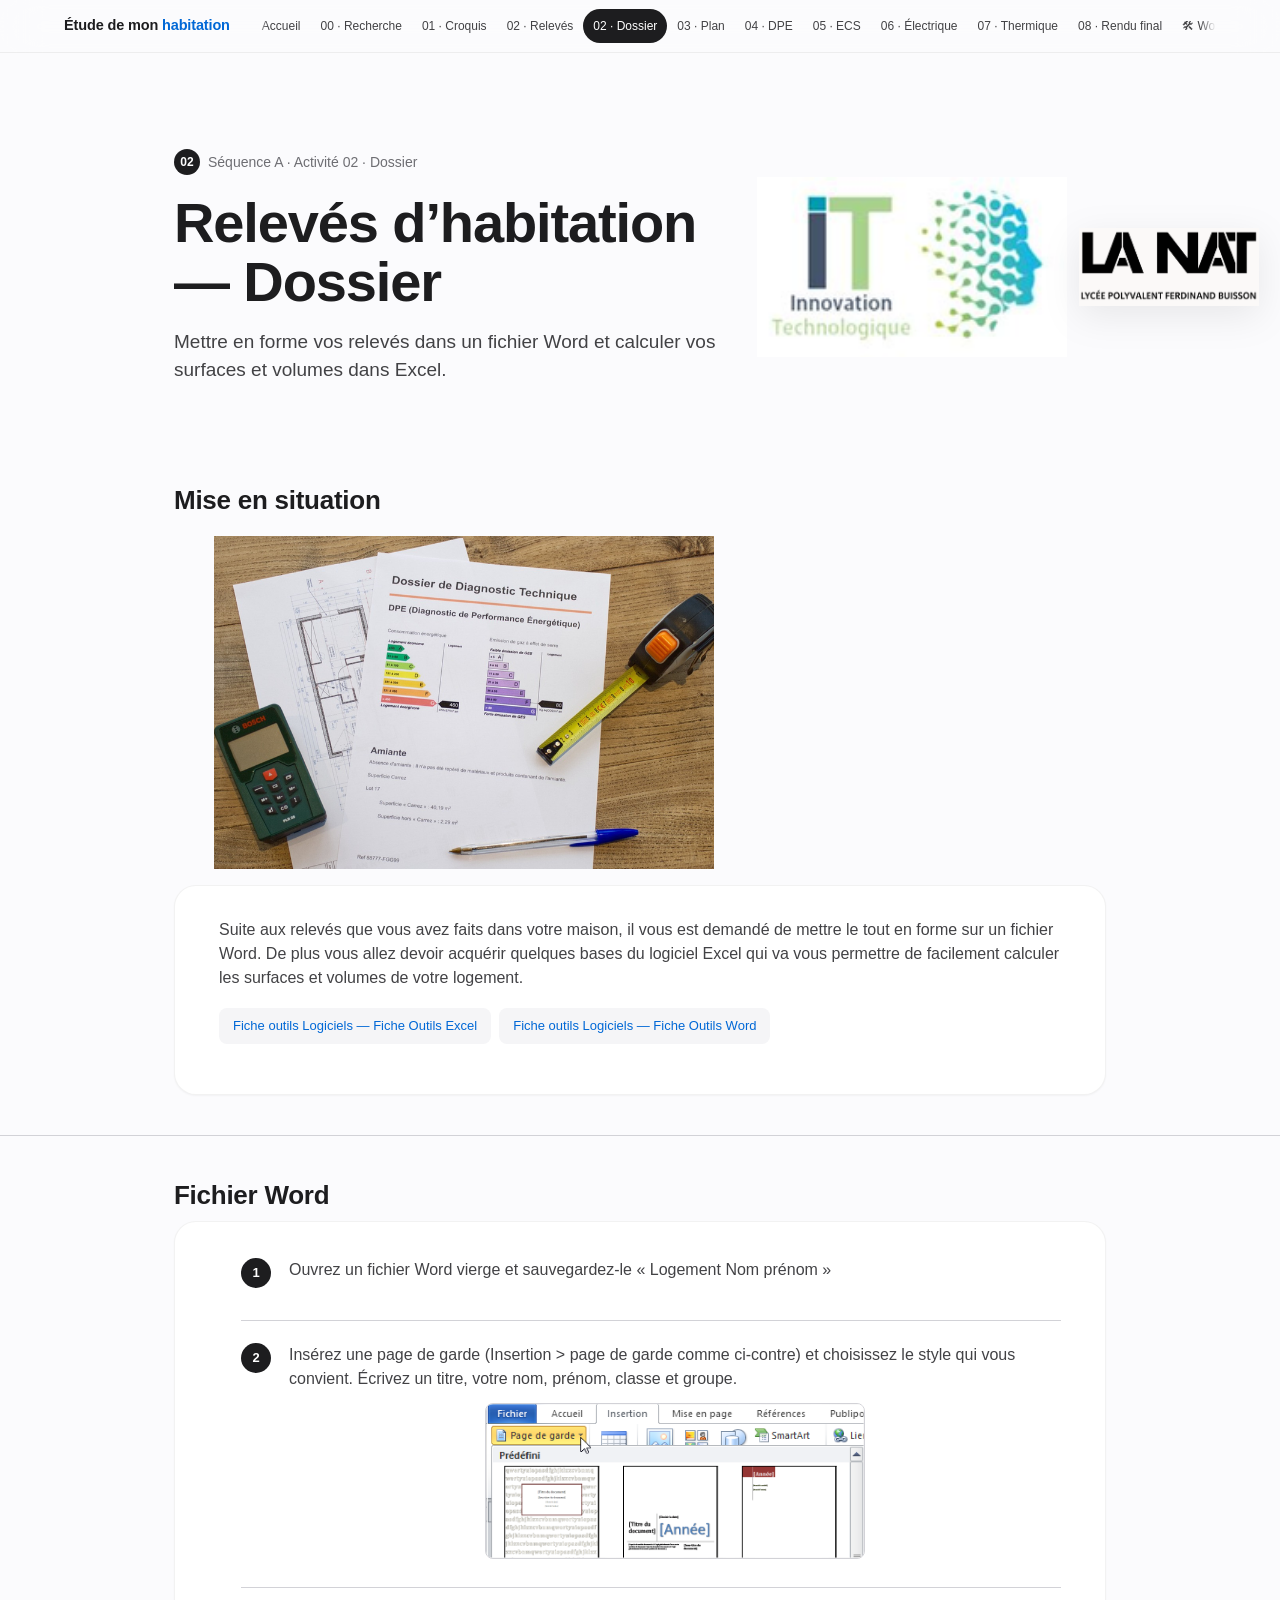
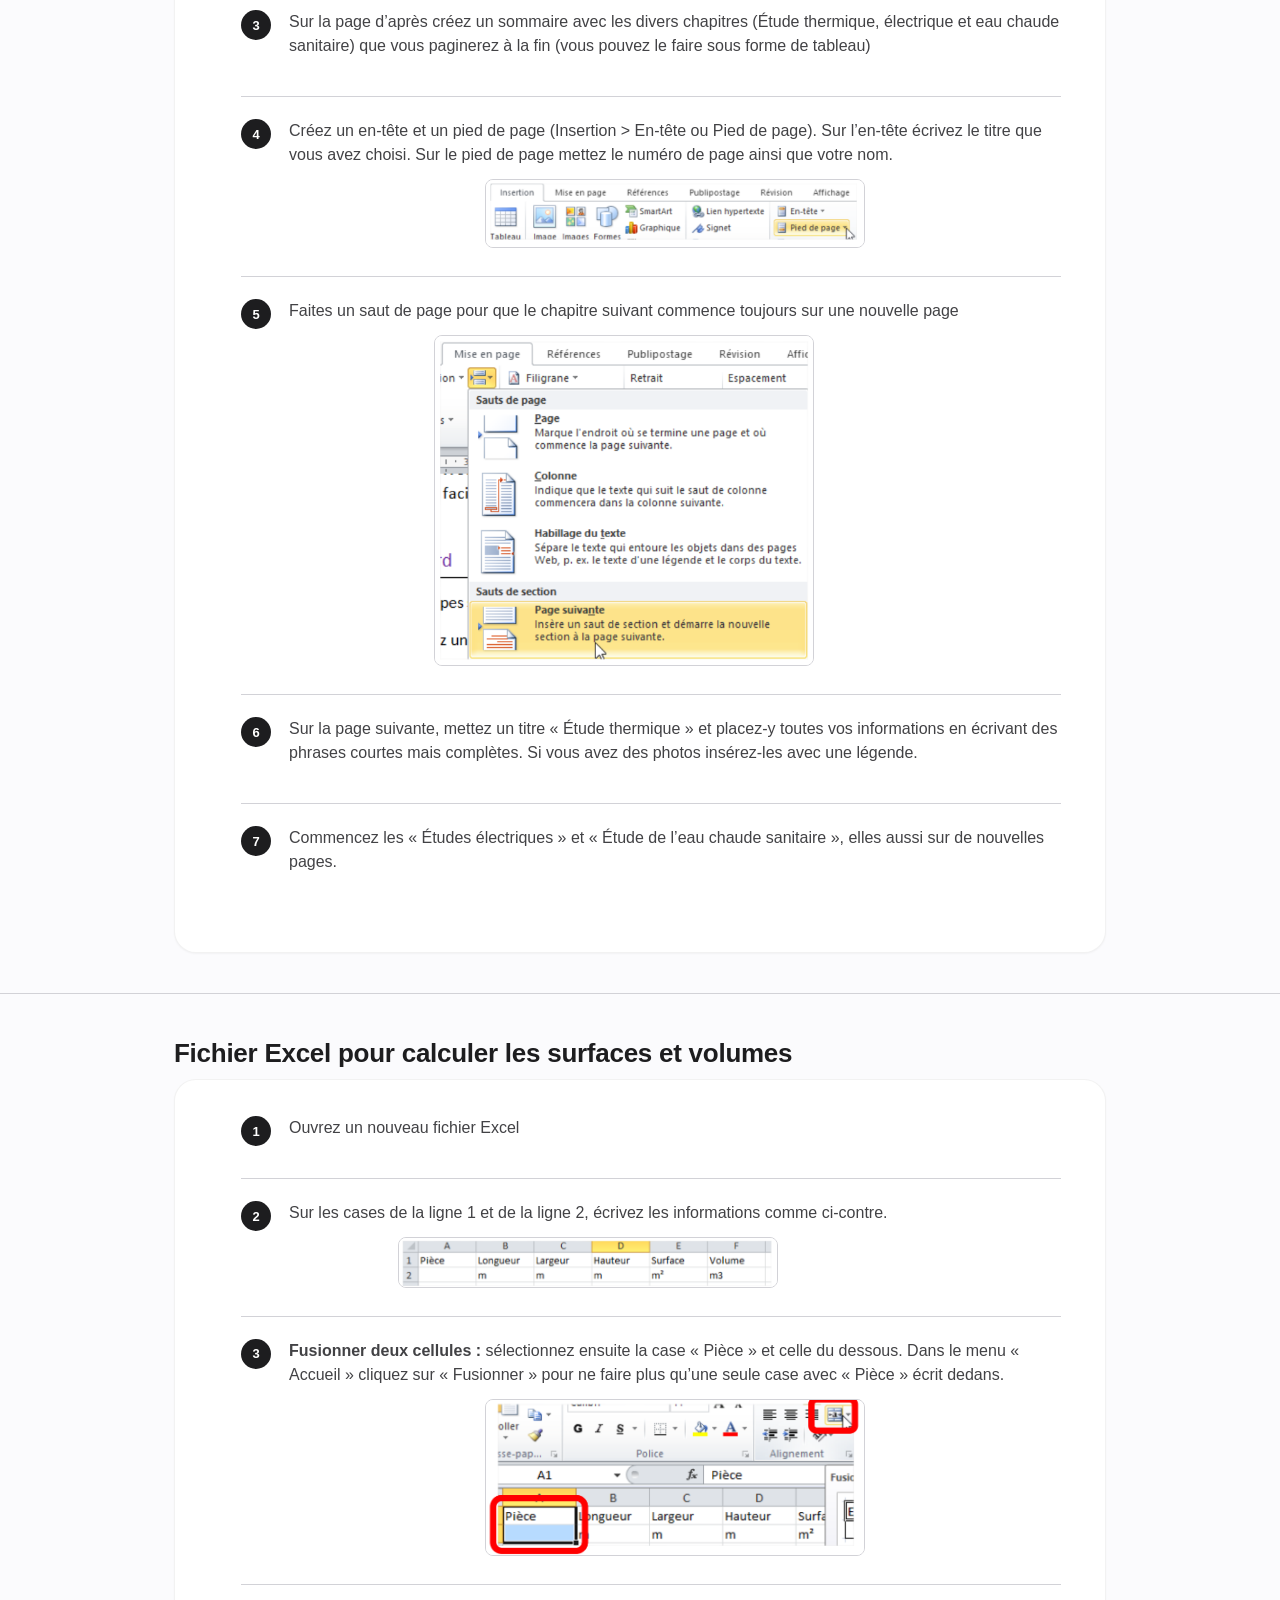
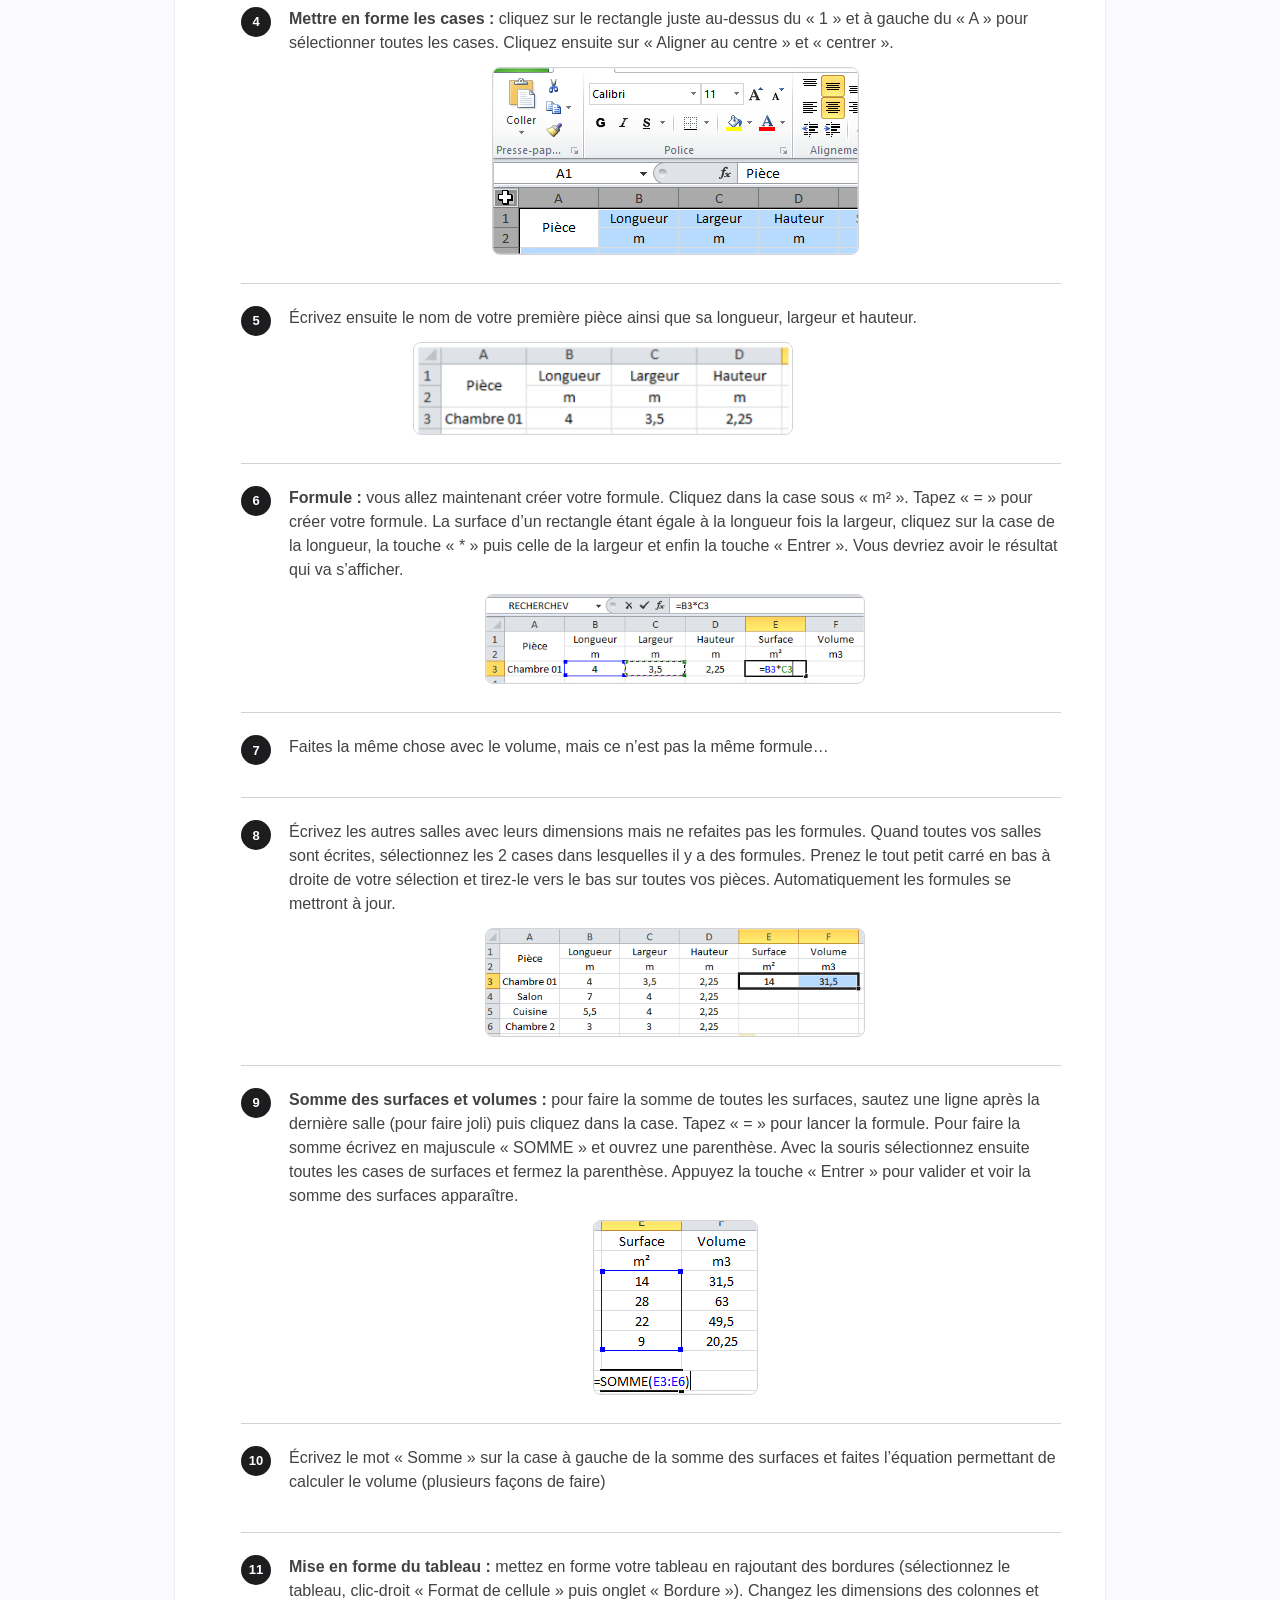
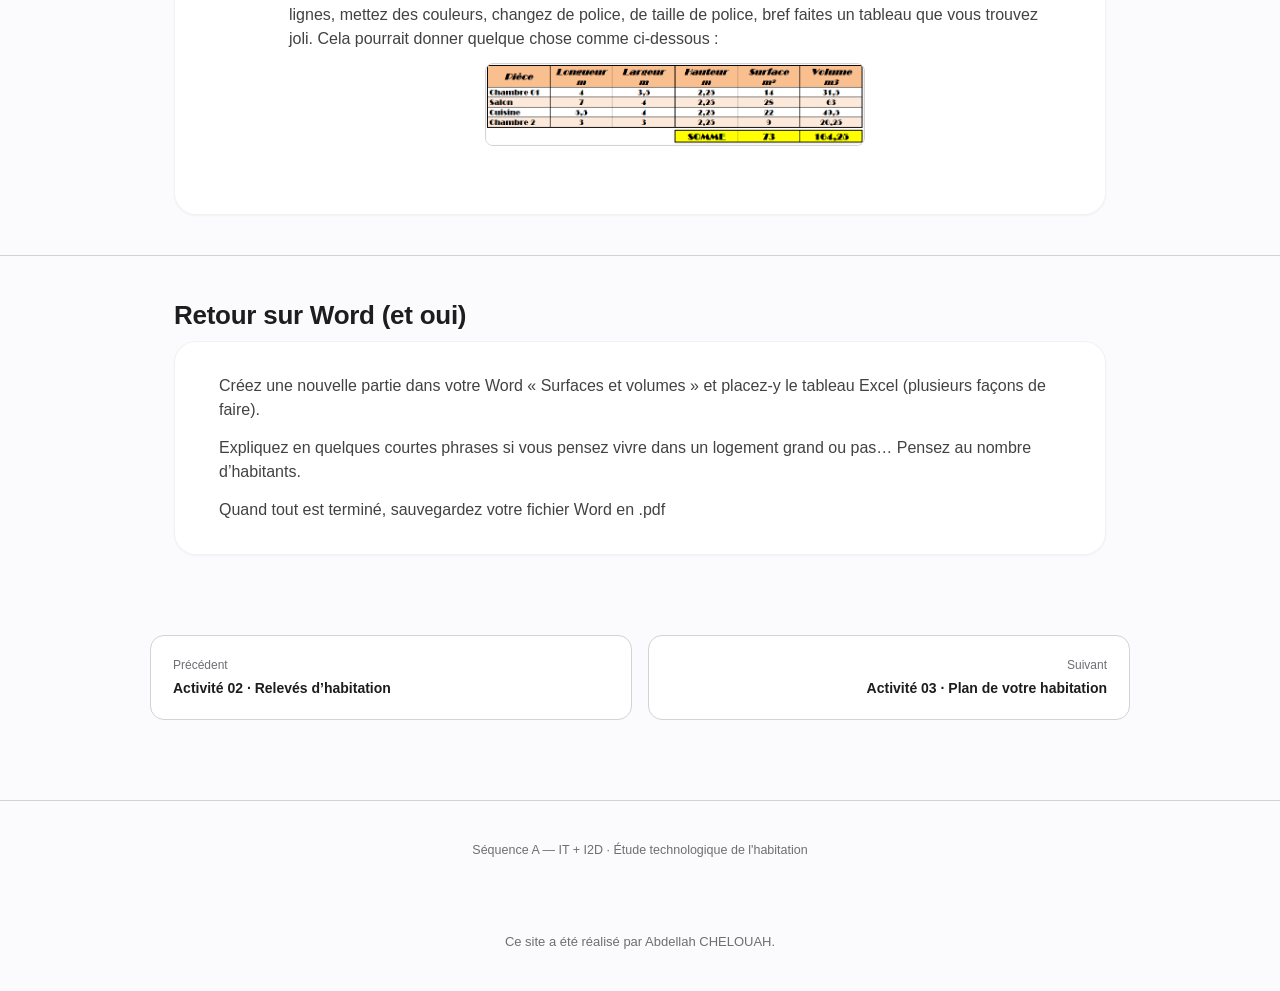
<file: pages-web/activite-02-dossier.html>
<!DOCTYPE html>
<html lang="fr">
<head>
<meta charset="UTF-8">
<meta name="viewport" content="width=device-width, initial-scale=1.0">
<title>Activité 02 — Dossier</title>
<link rel="stylesheet" href="../css/style.css">
</head>
<body>
<nav class="site-nav">
  <div class="wrap">
    <a class="brand" href="../index.html">Étude de mon <span>habitation</span></a>
    <ul class="nav-links">
        <li><a href="../index.html">Accueil</a></li>
        <li><a href="activite-00.html">00 · Recherche</a></li>
        <li><a href="activite-01.html">01 · Croquis</a></li>
        <li><a href="activite-02.html">02 · Relevés</a></li>
        <li><a href="activite-02-dossier.html" class="active">02 · Dossier</a></li>
        <li><a href="activite-03.html">03 · Plan</a></li>
        <li><a href="activite-04.html">04 · DPE</a></li>
        <li><a href="activite-05.html">05 · ECS</a></li>
        <li><a href="activite-06.html">06 · Électrique</a></li>
        <li><a href="activite-07.html">07 · Thermique</a></li>
        <li><a href="activite-08.html">08 · Rendu final</a></li>
        <li><a href="fiche-outils-word.html">🛠 Word</a></li>
        <li><a href="fiche-outils-excel.html">🛠 Excel</a></li>
    </ul>
  </div>
</nav>
<header class="hero">
  <div class="wrap hero-header">
    <div class="hero-copy">
      <div class="eyebrow"><span class="num">02</span> Séquence A · Activité 02 · Dossier</div>
      <h1>Relevés d’habitation — Dossier</h1>
      <p class="subtitle">Mettre en forme vos relevés dans un fichier Word et calculer vos surfaces et volumes dans Excel.</p>
    </div>
    <div style="display:flex; align-items:center; gap:12px; margin-left:auto;">
      <img src="images/logo-it.png" alt="Logo IT" style="height:180px; width:auto; display:block; object-fit:contain;">
      <img class="hero-logo" src="images/logo_lycee.png" alt="Logo du lycée">
    </div>
  </div>
</header><section class="block">
 
  <div class="wrap">
    <h2>Mise en situation</h2>
<figure>
<img src="images/dossier.png" alt="dossier d’une maison" style="max-width:500px;">
</figure>     
    <div class="card">
<p>Suite aux relevés que vous avez faits dans votre maison, il vous est demandé de mettre le tout en forme sur un fichier Word. De plus vous allez devoir acquérir quelques bases du logiciel Excel qui va vous permettre de facilement calculer les surfaces et volumes de votre logement.</p>
<div class="chips">
<span class="chip"><a href="fiche-outils-excel.html">Fiche outils Logiciels — Fiche Outils Excel</a></span>
<span class="chip"><a href="fiche-outils-word.html">Fiche outils Logiciels — Fiche Outils Word</a></span>
</div>
</div>
  </div>
</section><section class="block">
  <div class="wrap">
    <h2>Fichier Word</h2>
    
    <div class="card"><ol class="steps">
<li><div class="step-body">
<p>Ouvrez un fichier Word vierge et sauvegardez-le « Logement Nom prénom »</p>
</div></li>
<li><div class="step-body">
<p>Insérez une page de garde (Insertion &gt; page de garde comme ci-contre) et choisissez le style qui vous convient. Écrivez un titre, votre nom, prénom, classe et groupe.</p>
<figure><img src="images/02b/word-page-de-garde.png" alt="Menu Insertion > Page de garde"></figure>
</div></li>
<li><div class="step-body">
<p>Sur la page d’après créez un sommaire avec les divers chapitres (Étude thermique, électrique et eau chaude sanitaire) que vous paginerez à la fin (vous pouvez le faire sous forme de tableau)</p>
</div></li>
<li><div class="step-body">
<p>Créez un en-tête et un pied de page (Insertion &gt; En-tête ou Pied de page). Sur l’en-tête écrivez le titre que vous avez choisi. Sur le pied de page mettez le numéro de page ainsi que votre nom.</p>
<figure><img src="images/02b/word-insertion-page.png" alt="Menu Mise en page > insertion d’en-tête ou pied de page"></figure>
</div></li>
<li><div class="step-body">
<p>Faites un saut de page pour que le chapitre suivant commence toujours sur une nouvelle page</p>
<figure><img src="images/02b/word-saut-page.png" alt="Menu Mise en page > Sauts de page"></figure>
</div></li>
<li><div class="step-body">
<p>Sur la page suivante, mettez un titre « Étude thermique » et placez-y toutes vos informations en écrivant des phrases courtes mais complètes. Si vous avez des photos insérez-les avec une légende.</p>
</div></li>
<li><div class="step-body">
<p>Commencez les « Études électriques » et « Étude de l’eau chaude sanitaire », elles aussi sur de nouvelles pages.</p>
</div></li>
</ol></div>
  </div>
</section><section class="block">
  <div class="wrap">
    <h2>Fichier Excel pour calculer les surfaces et volumes</h2>
    
    <div class="card"><ol class="steps">
<li><div class="step-body"><p>Ouvrez un nouveau fichier Excel</p></div></li>
<li><div class="step-body">
<p>Sur les cases de la ligne 1 et de la ligne 2, écrivez les informations comme ci-contre.</p>
<figure><img src="images/02b/excel-ecrire.png" alt="En-têtes Pièce, Longueur, Largeur, Hauteur, Surface, Volume"></figure>
</div></li>
<li><div class="step-body">
<p><strong>Fusionner deux cellules :</strong> sélectionnez ensuite la case « Pièce » et celle du dessous. Dans le menu « Accueil » cliquez sur « Fusionner » pour ne faire plus qu’une seule case avec « Pièce » écrit dedans.</p>
<figure><img src="images/02b/excel_fusionner.png" alt="Bouton Fusionner et centrer du ruban Accueil"></figure>
</div></li>
<li><div class="step-body">
<p><strong>Mettre en forme les cases :</strong> cliquez sur le rectangle juste au-dessus du « 1 » et à gauche du « A » pour sélectionner toutes les cases. Cliquez ensuite sur « Aligner au centre » et « centrer ».</p>
<figure><img src="images/02b/excel-alignement.png" alt="Cellules alignées et centrées"></figure>
</div></li>
<li><div class="step-body">
<p>Écrivez ensuite le nom de votre première pièce ainsi que sa longueur, largeur et hauteur.</p>
<figure><img src="images/02b/excel-fusion-piece.png" alt="Première ligne : Chambre 01, 4, 3,5, 2,25"></figure>
</div></li>
<li><div class="step-body">
<p><strong>Formule :</strong> vous allez maintenant créer votre formule. Cliquez dans la case sous « m² ». Tapez « = » pour créer votre formule. La surface d’un rectangle étant égale à la longueur fois la largeur, cliquez sur la case de la longueur, la touche « * » puis celle de la largeur et enfin la touche « Entrer ». Vous devriez avoir le résultat qui va s’afficher.</p>
<figure><img src="images/02b/excel-formule-surface.png" alt="Formule =B3*C3 dans la barre de formule"></figure>
</div></li>
<li><div class="step-body"><p>Faites la même chose avec le volume, mais ce n’est pas la même formule…</p></div></li>
<li><div class="step-body">
<p>Écrivez les autres salles avec leurs dimensions mais ne refaites pas les formules. Quand toutes vos salles sont écrites, sélectionnez les 2 cases dans lesquelles il y a des formules. Prenez le tout petit carré en bas à droite de votre sélection et tirez-le vers le bas sur toutes vos pièces. Automatiquement les formules se mettront à jour.</p>
<figure><img src="images/02b/excel-toutes-pieces.png" alt="Tableau avec Chambre 01, Salon, Cuisine, Chambre 2"></figure>
</div></li>
<li><div class="step-body">
<p><strong>Somme des surfaces et volumes :</strong> pour faire la somme de toutes les surfaces, sautez une ligne après la dernière salle (pour faire joli) puis cliquez dans la case. Tapez « = » pour lancer la formule. Pour faire la somme écrivez en majuscule « SOMME » et ouvrez une parenthèse. Avec la souris sélectionnez ensuite toutes les cases de surfaces et fermez la parenthèse. Appuyez la touche « Entrer » pour valider et voir la somme des surfaces apparaître.</p>
<figure><img src="images/02b/excel-somme.png" alt="Formule =SOMME(E3:E6)"></figure>
</div></li>
<li><div class="step-body"><p>Écrivez le mot « Somme » sur la case à gauche de la somme des surfaces et faites l’équation permettant de calculer le volume (plusieurs façons de faire)</p></div></li>
<li><div class="step-body">
<p><strong>Mise en forme du tableau :</strong> mettez en forme votre tableau en rajoutant des bordures (sélectionnez le tableau, clic-droit « Format de cellule » puis onglet « Bordure »). Changez les dimensions des colonnes et lignes, mettez des couleurs, changez de police, de taille de police, bref faites un tableau que vous trouvez joli. Cela pourrait donner quelque chose comme ci-dessous :</p>
<figure><img src="images/02b/excel-tableau-final.png" alt="Tableau final mis en forme avec ligne Somme"></figure>
</div></li>
</ol></div>
  </div>
</section><section class="block">
  <div class="wrap">
    <h2>Retour sur Word (et oui)</h2>
    
    <div class="card">
<p>Créez une nouvelle partie dans votre Word « Surfaces et volumes » et placez-y le tableau Excel (plusieurs façons de faire).</p>
<p>Expliquez en quelques courtes phrases si vous pensez vivre dans un logement grand ou pas… Pensez au nombre d’habitants.</p>
<p>Quand tout est terminé, sauvegardez votre fichier Word en .pdf</p>
</div>
  </div>
</section>

<div class="page-nav wrap"><a class="prev" href="activite-02.html"><span class="dir">Précédent</span><span class="ttl">Activité 02 · Relevés d’habitation</span></a><a class="next" href="activite-03.html"><span class="dir">Suivant</span><span class="ttl">Activité 03 · Plan de votre habitation</span></a></div>
<footer class="site-footer">
  <div class="wrap">Séquence A — IT&nbsp;+&nbsp;I2D · Étude technologique de l'habitation</div>
</footer>
</footer>
<p class="site-credit">Ce site a été réalisé par Abdellah CHELOUAH.</p>
</body>
</html>
</file>
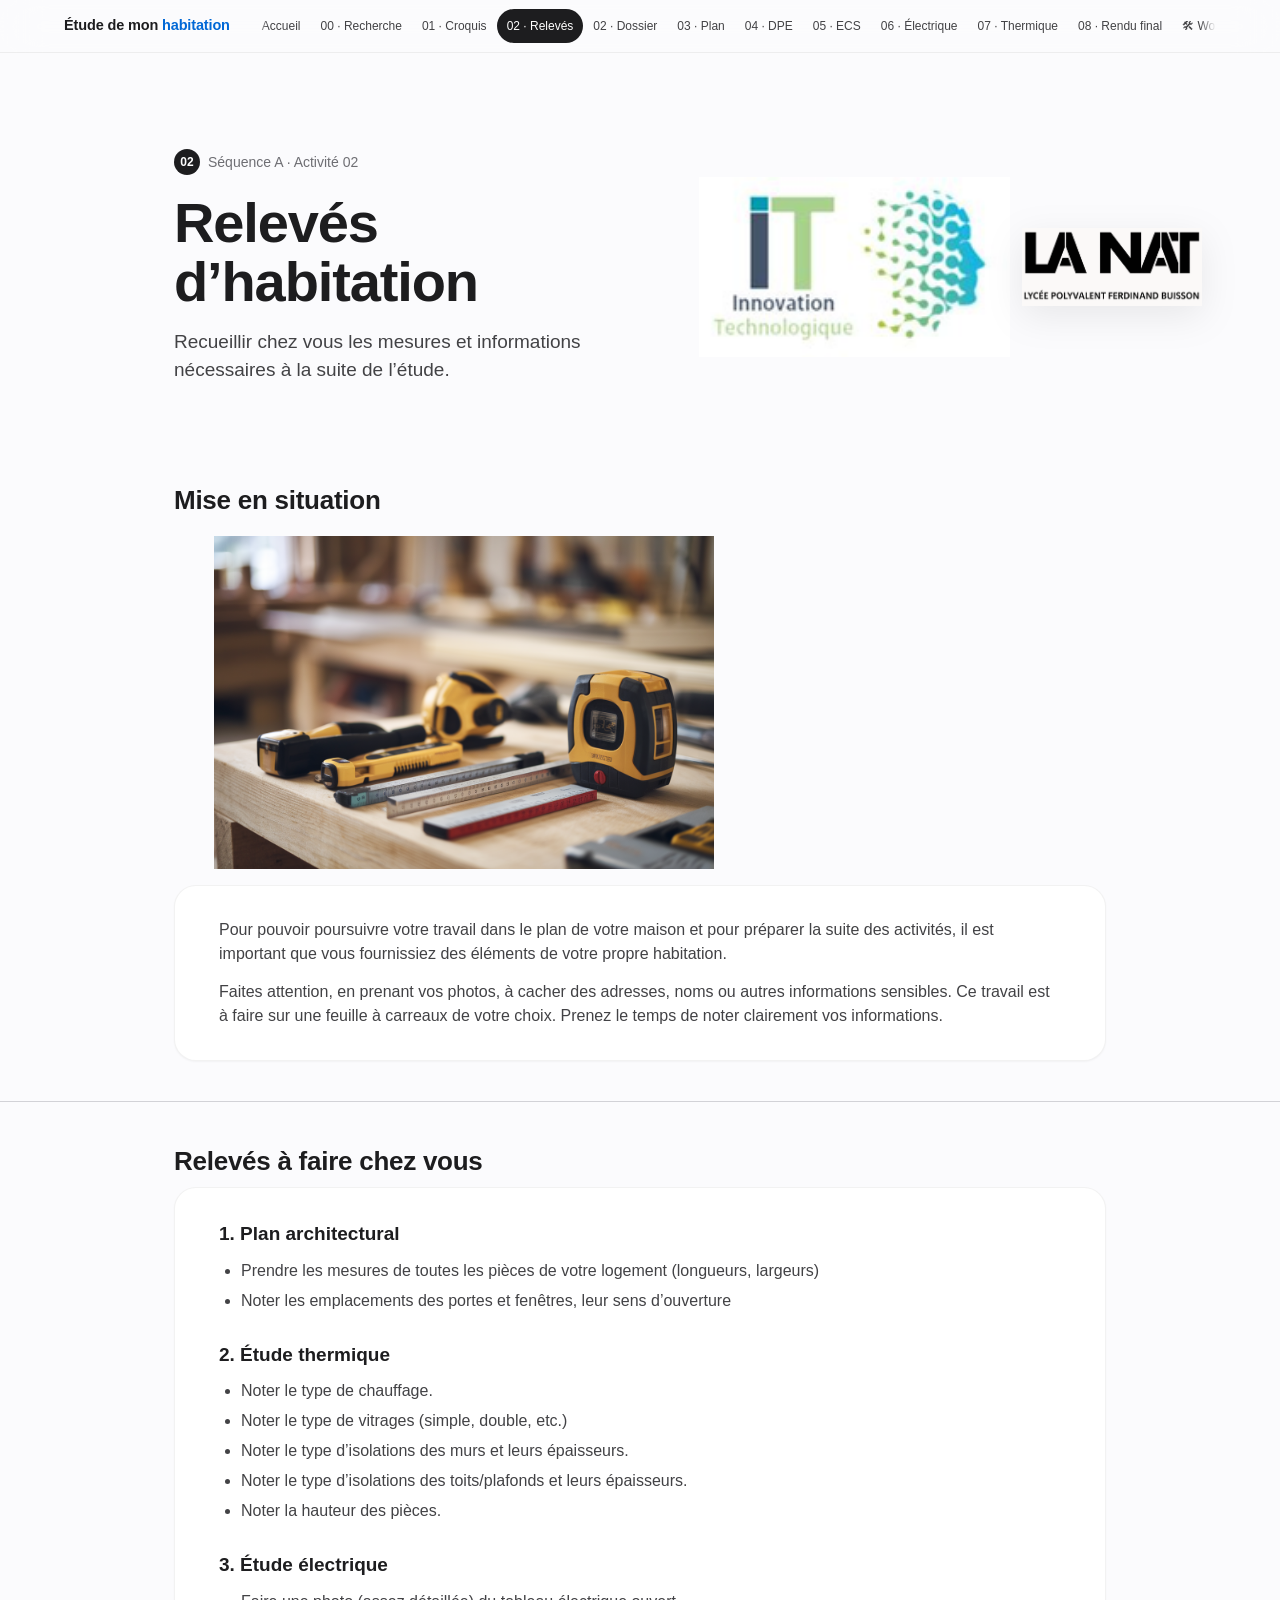
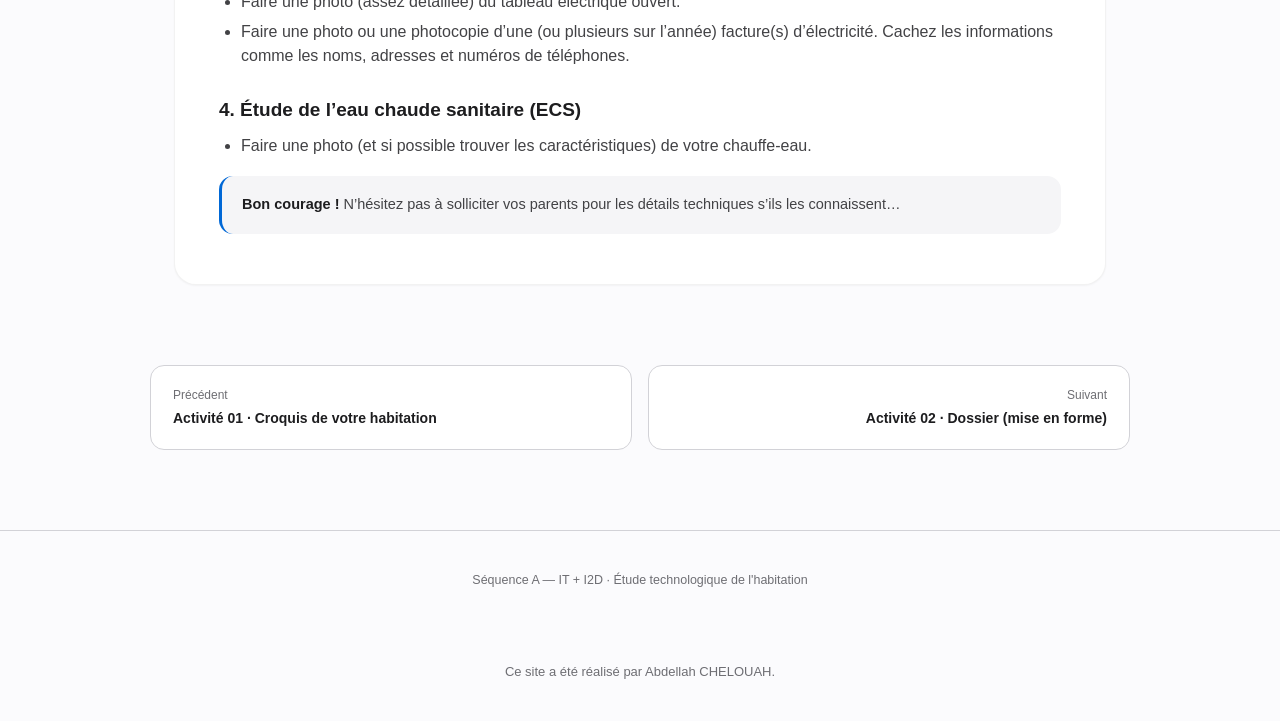
<file: pages-web/activite-02.html>
<!DOCTYPE html>
<html lang="fr">
<head>
<meta charset="UTF-8">
<meta name="viewport" content="width=device-width, initial-scale=1.0">
<title>Activité 02 — Relevés d’habitation</title>
<link rel="stylesheet" href="../css/style.css">
</head>
<body>
<nav class="site-nav">
  <div class="wrap">
    <a class="brand" href="../index.html">Étude de mon <span>habitation</span></a>
    <ul class="nav-links">
        <li><a href="../index.html">Accueil</a></li>
        <li><a href="activite-00.html">00 · Recherche</a></li>
        <li><a href="activite-01.html">01 · Croquis</a></li>
        <li><a href="activite-02.html" class="active">02 · Relevés</a></li>
        <li><a href="activite-02-dossier.html">02 · Dossier</a></li>
        <li><a href="activite-03.html">03 · Plan</a></li>
        <li><a href="activite-04.html">04 · DPE</a></li>
        <li><a href="activite-05.html">05 · ECS</a></li>
        <li><a href="activite-06.html">06 · Électrique</a></li>
        <li><a href="activite-07.html">07 · Thermique</a></li>
        <li><a href="activite-08.html">08 · Rendu final</a></li>
        <li><a href="fiche-outils-word.html">🛠 Word</a></li>
        <li><a href="fiche-outils-excel.html">🛠 Excel</a></li>
    </ul>
  </div>
</nav>
<header class="hero">
  <div class="wrap hero-header">
    <div class="hero-copy">
      <div class="eyebrow"><span class="num">02</span> Séquence A · Activité 02</div>
      <h1>Relevés d’habitation</h1>
      <p class="subtitle">Recueillir chez vous les mesures et informations nécessaires à la suite de l’étude.</p>
    </div>
    <div style="display:flex; align-items:center; gap:12px; margin-left:auto;">
      <img src="images/logo-it.png" alt="Logo IT" style="height:180px; width:auto; display:block; object-fit:contain;">
      <img class="hero-logo" src="images/logo_lycee.png" alt="Logo du lycée">
    </div>
  </div>
</header><section class="block">
  <div class="wrap">
    <h2>Mise en situation</h2>
<figure>
<img src="images/mesures.png" alt="mesures d’une maison" style="max-width:500px;">
</figure>     
    <div class="card">
<p>Pour pouvoir poursuivre votre travail dans le plan de votre maison et pour préparer la suite des activités, il est important que vous fournissiez des éléments de votre propre habitation.</p>
<p>Faites attention, en prenant vos photos, à cacher des adresses, noms ou autres informations sensibles. Ce travail est à faire sur une feuille à carreaux de votre choix. Prenez le temps de noter clairement vos informations.</p>
</div>
  </div>
</section><section class="block">
  <div class="wrap">
    <h2>Relevés à faire chez vous</h2>
    
    <div class="card">
<h3>1. Plan architectural</h3>
<ul>
<li>Prendre les mesures de toutes les pièces de votre logement (longueurs, largeurs)</li>
<li>Noter les emplacements des portes et fenêtres, leur sens d’ouverture</li>
</ul>
<h3>2. Étude thermique</h3>
<ul>
<li>Noter le type de chauffage.</li>
<li>Noter le type de vitrages (simple, double, etc.)</li>
<li>Noter le type d’isolations des murs et leurs épaisseurs.</li>
<li>Noter le type d’isolations des toits/plafonds et leurs épaisseurs.</li>
<li>Noter la hauteur des pièces.</li>
</ul>
<h3>3. Étude électrique</h3>
<ul>
<li>Faire une photo (assez détaillée) du tableau électrique ouvert.</li>
<li>Faire une photo ou une photocopie d’une (ou plusieurs sur l’année) facture(s) d’électricité. Cachez les informations comme les noms, adresses et numéros de téléphones.</li>
</ul>
<h3>4. Étude de l’eau chaude sanitaire (ECS)</h3>
<ul>
<li>Faire une photo (et si possible trouver les caractéristiques) de votre chauffe-eau.</li>
</ul>
<div class="callout"><strong>Bon courage !</strong> N’hésitez pas à solliciter vos parents pour les détails techniques s’ils les connaissent…</div>
</div>
  </div>
</section>

<div class="page-nav wrap"><a class="prev" href="activite-01.html"><span class="dir">Précédent</span><span class="ttl">Activité 01 · Croquis de votre habitation</span></a><a class="next" href="activite-02-dossier.html"><span class="dir">Suivant</span><span class="ttl">Activité 02 · Dossier (mise en forme)</span></a></div>
<footer class="site-footer">
  <div class="wrap">Séquence A — IT&nbsp;+&nbsp;I2D · Étude technologique de l'habitation</div>
</footer>
</footer>
<p class="site-credit">Ce site a été réalisé par Abdellah CHELOUAH.</p>
</body>
</html>
</file>
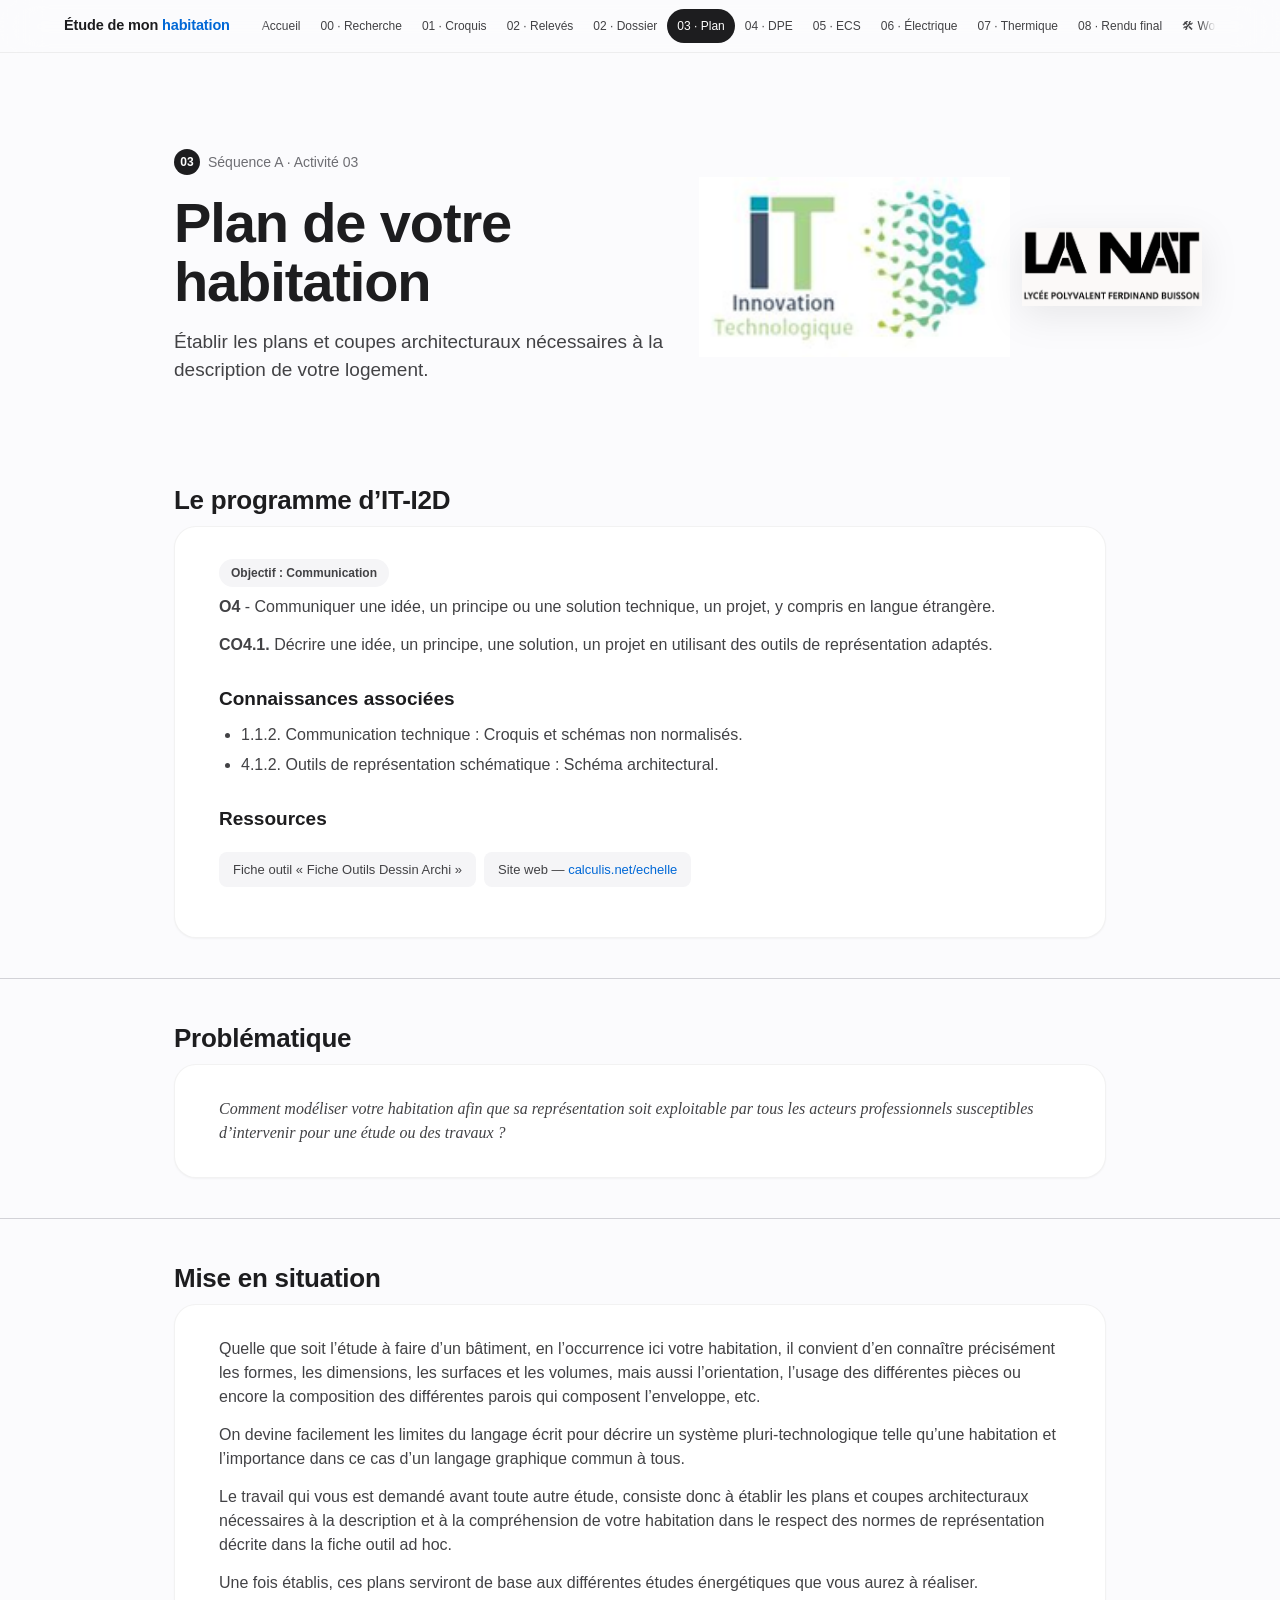
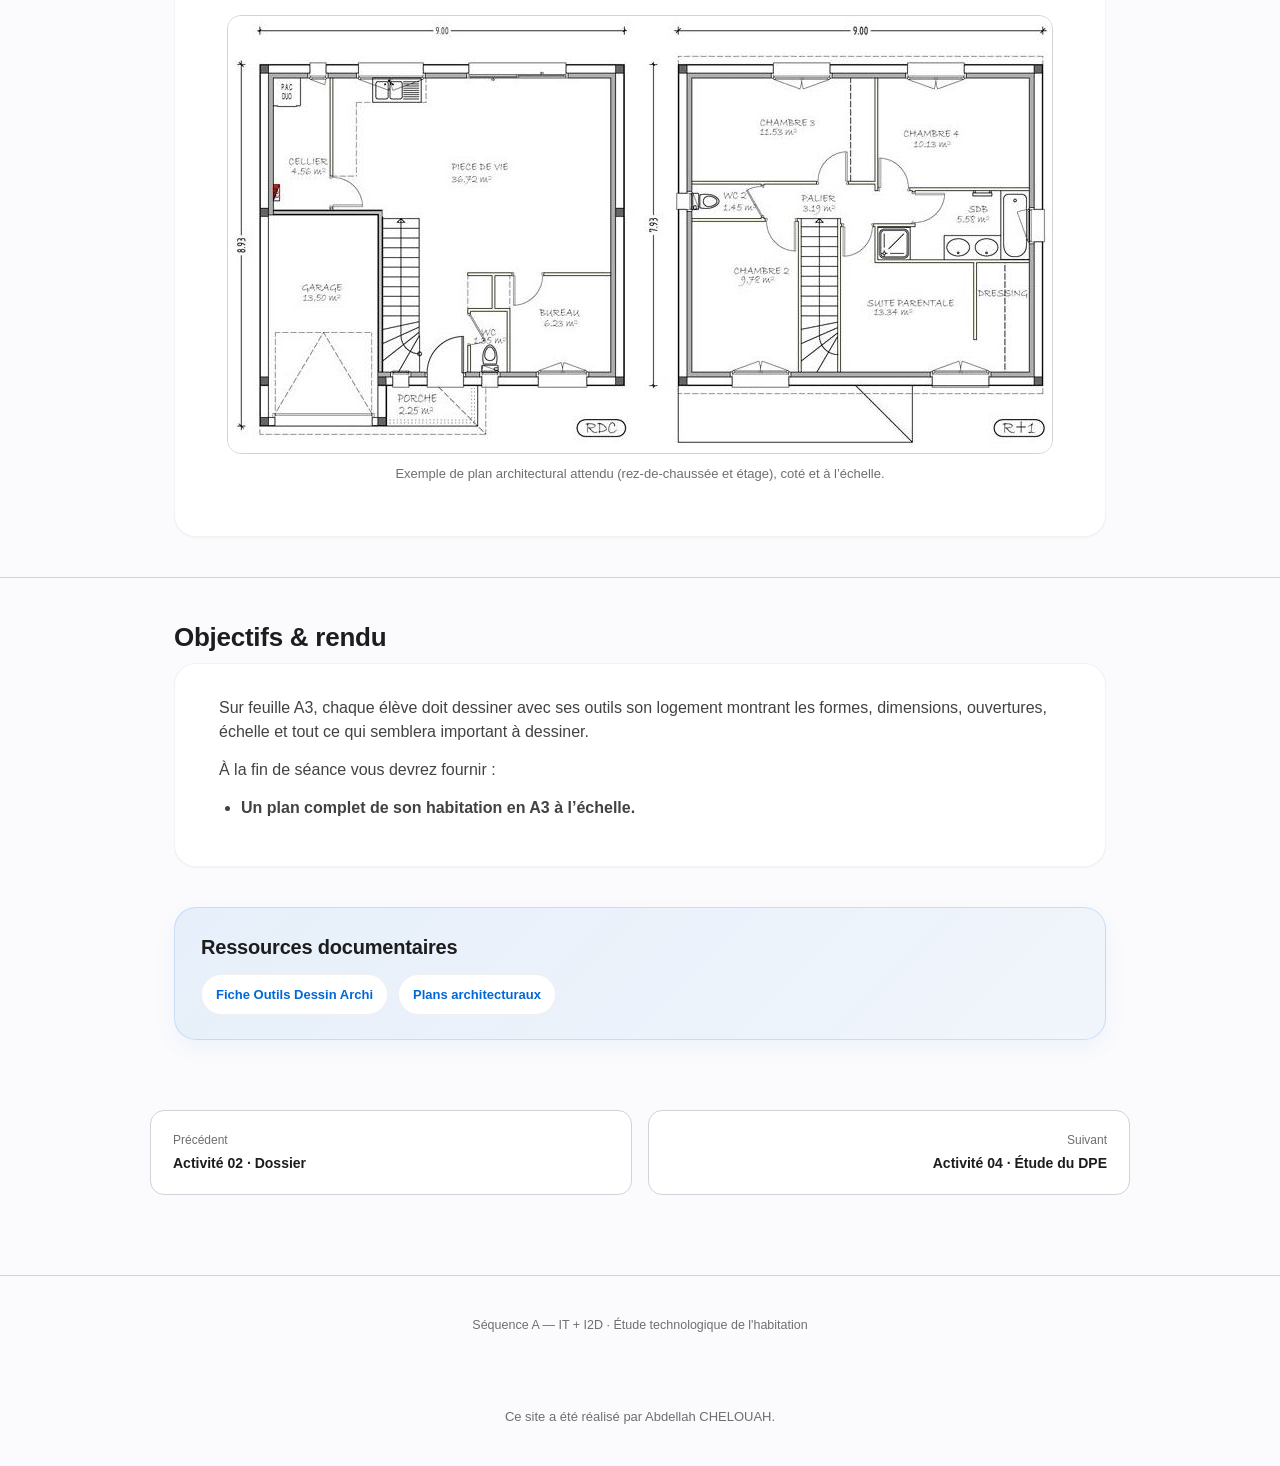
<file: pages-web/activite-03.html>
<!DOCTYPE html>
<html lang="fr">
<head>
<meta charset="UTF-8">
<meta name="viewport" content="width=device-width, initial-scale=1.0">
<title>Activité 03 — Plan de votre habitation</title>
<link rel="stylesheet" href="../css/style.css">
</head>
<body>
<nav class="site-nav">
  <div class="wrap">
    <a class="brand" href="../index.html">Étude de mon <span>habitation</span></a>
    <ul class="nav-links">
        <li><a href="../index.html">Accueil</a></li>
        <li><a href="activite-00.html">00 · Recherche</a></li>
        <li><a href="activite-01.html">01 · Croquis</a></li>
        <li><a href="activite-02.html">02 · Relevés</a></li>
        <li><a href="activite-02-dossier.html">02 · Dossier</a></li>
        <li><a href="activite-03.html" class="active">03 · Plan</a></li>
        <li><a href="activite-04.html">04 · DPE</a></li>
        <li><a href="activite-05.html">05 · ECS</a></li>
        <li><a href="activite-06.html">06 · Électrique</a></li>
        <li><a href="activite-07.html">07 · Thermique</a></li>
        <li><a href="activite-08.html">08 · Rendu final</a></li>
        <li><a href="fiche-outils-word.html">🛠 Word</a></li>
        <li><a href="fiche-outils-excel.html">🛠 Excel</a></li>
    </ul>
  </div>
</nav>
<header class="hero">
  <div class="wrap hero-header">
    <div class="hero-copy">
      <div class="eyebrow"><span class="num">03</span> Séquence A · Activité 03</div>
      <h1>Plan de votre habitation</h1>
      <p class="subtitle">Établir les plans et coupes architecturaux nécessaires à la description de votre logement.</p>
    </div>
    <div style="display:flex; align-items:center; gap:12px; margin-left:auto;">
      <img src="images/logo-it.png" alt="Logo IT" style="height:180px; width:auto; display:block; object-fit:contain;">
      <img class="hero-logo" src="images/logo_lycee.png" alt="Logo du lycée">
    </div>
  </div>
</header><section class="block">
  <div class="wrap">
    <h2>Le programme d’IT-I2D</h2>
    
    <div class="card">
<span class="obj-tag">Objectif : Communication</span>
<p><strong>O4</strong> - Communiquer une idée, un principe ou une solution technique, un projet, y compris en langue étrangère.</p>
<p><strong>CO4.1.</strong> Décrire une idée, un principe, une solution, un projet en utilisant des outils de représentation adaptés.</p>
<h3>Connaissances associées</h3>
<ul>
<li>1.1.2. Communication technique : Croquis et schémas non normalisés.</li>
<li>4.1.2. Outils de représentation schématique : Schéma architectural.</li>
</ul>
<h3>Ressources</h3>
<div class="chips">
<span class="chip">Fiche outil « Fiche Outils Dessin Archi »</span>
<span class="chip">Site web — <a href="https://calculis.net/echelle" target="_blank" rel="noopener">calculis.net/echelle</a></span>
</div>
</div>
  </div>
</section><section class="block">
  <div class="wrap">
    <h2>Problématique</h2>
    
    <div class="card">
<p class="quote-block">Comment modéliser votre habitation afin que sa représentation soit exploitable par tous les acteurs professionnels susceptibles d’intervenir pour une étude ou des travaux ?</p>
</div>
  </div>
</section><section class="block">
  <div class="wrap">
    <h2>Mise en situation</h2>
    
    <div class="card">
<p>Quelle que soit l’étude à faire d’un bâtiment, en l’occurrence ici votre habitation, il convient d’en connaître précisément les formes, les dimensions, les surfaces et les volumes, mais aussi l’orientation, l’usage des différentes pièces ou encore la composition des différentes parois qui composent l’enveloppe, etc.</p>
<p>On devine facilement les limites du langage écrit pour décrire un système pluri-technologique telle qu’une habitation et l’importance dans ce cas d’un langage graphique commun à tous.</p>
<p>Le travail qui vous est demandé avant toute autre étude, consiste donc à établir les plans et coupes architecturaux nécessaires à la description et à la compréhension de votre habitation dans le respect des normes de représentation décrite dans la fiche outil ad hoc.</p>
<p>Une fois établis, ces plans serviront de base aux différentes études énergétiques que vous aurez à réaliser.</p>
<figure>
<img src="images/03/exemple-plan.jpg" alt="Exemple de plan architectural coté, rez-de-chaussée et étage">
<figcaption>Exemple de plan architectural attendu (rez-de-chaussée et étage), coté et à l’échelle.</figcaption>
</figure>
</div>
  </div>
</section><section class="block">
  <div class="wrap">
    <h2>Objectifs & rendu</h2>
    
    <div class="card">
<p>Sur feuille A3, chaque élève doit dessiner avec ses outils son logement montrant les formes, dimensions, ouvertures, échelle et tout ce qui semblera important à dessiner.</p>
<p>À la fin de séance vous devrez fournir :</p>
<ul><li><strong>Un plan complet de son habitation en A3 à l’échelle.</strong></li></ul>
</div>
  </div>
</section>
<section class="resource-banner">
  <div class="inner">
    <h3>Ressources documentaires</h3>
    <div class="resource-links">
      <a href="../ressources/Fiche%20Outils%20Dessin%20Archi.pdf" target="_blank" rel="noopener">Fiche Outils Dessin Archi</a>
      <a href="../ressources/Plans%20architecturaux.pdf" target="_blank" rel="noopener">Plans architecturaux</a>
    </div>
  </div>
</section>
<div class="page-nav wrap"><a class="prev" href="activite-02-dossier.html"><span class="dir">Précédent</span><span class="ttl">Activité 02 · Dossier</span></a><a class="next" href="activite-04.html"><span class="dir">Suivant</span><span class="ttl">Activité 04 · Étude du DPE</span></a></div>
<footer class="site-footer">
  <div class="wrap">Séquence A — IT&nbsp;+&nbsp;I2D · Étude technologique de l'habitation</div>
</footer>
</footer>
<p class="site-credit">Ce site a été réalisé par Abdellah CHELOUAH.</p>
</body>
</html>
</file>
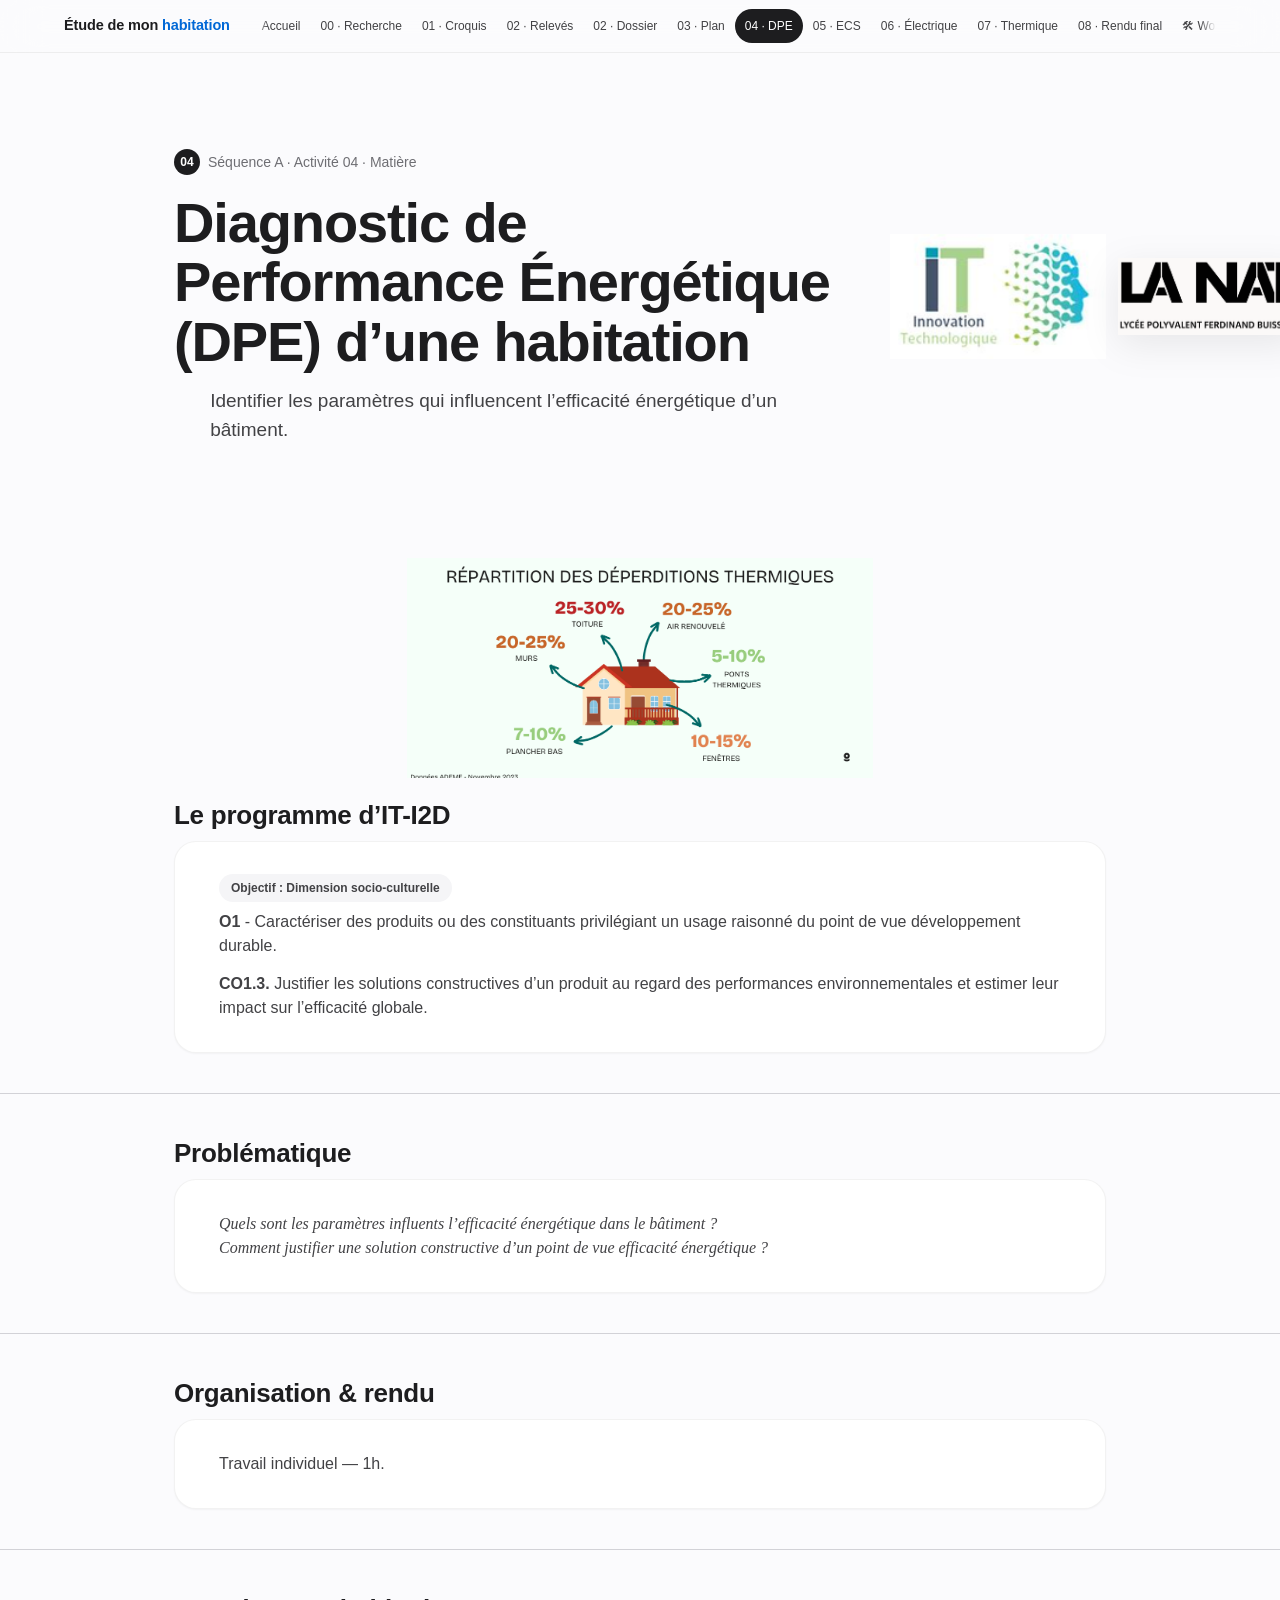
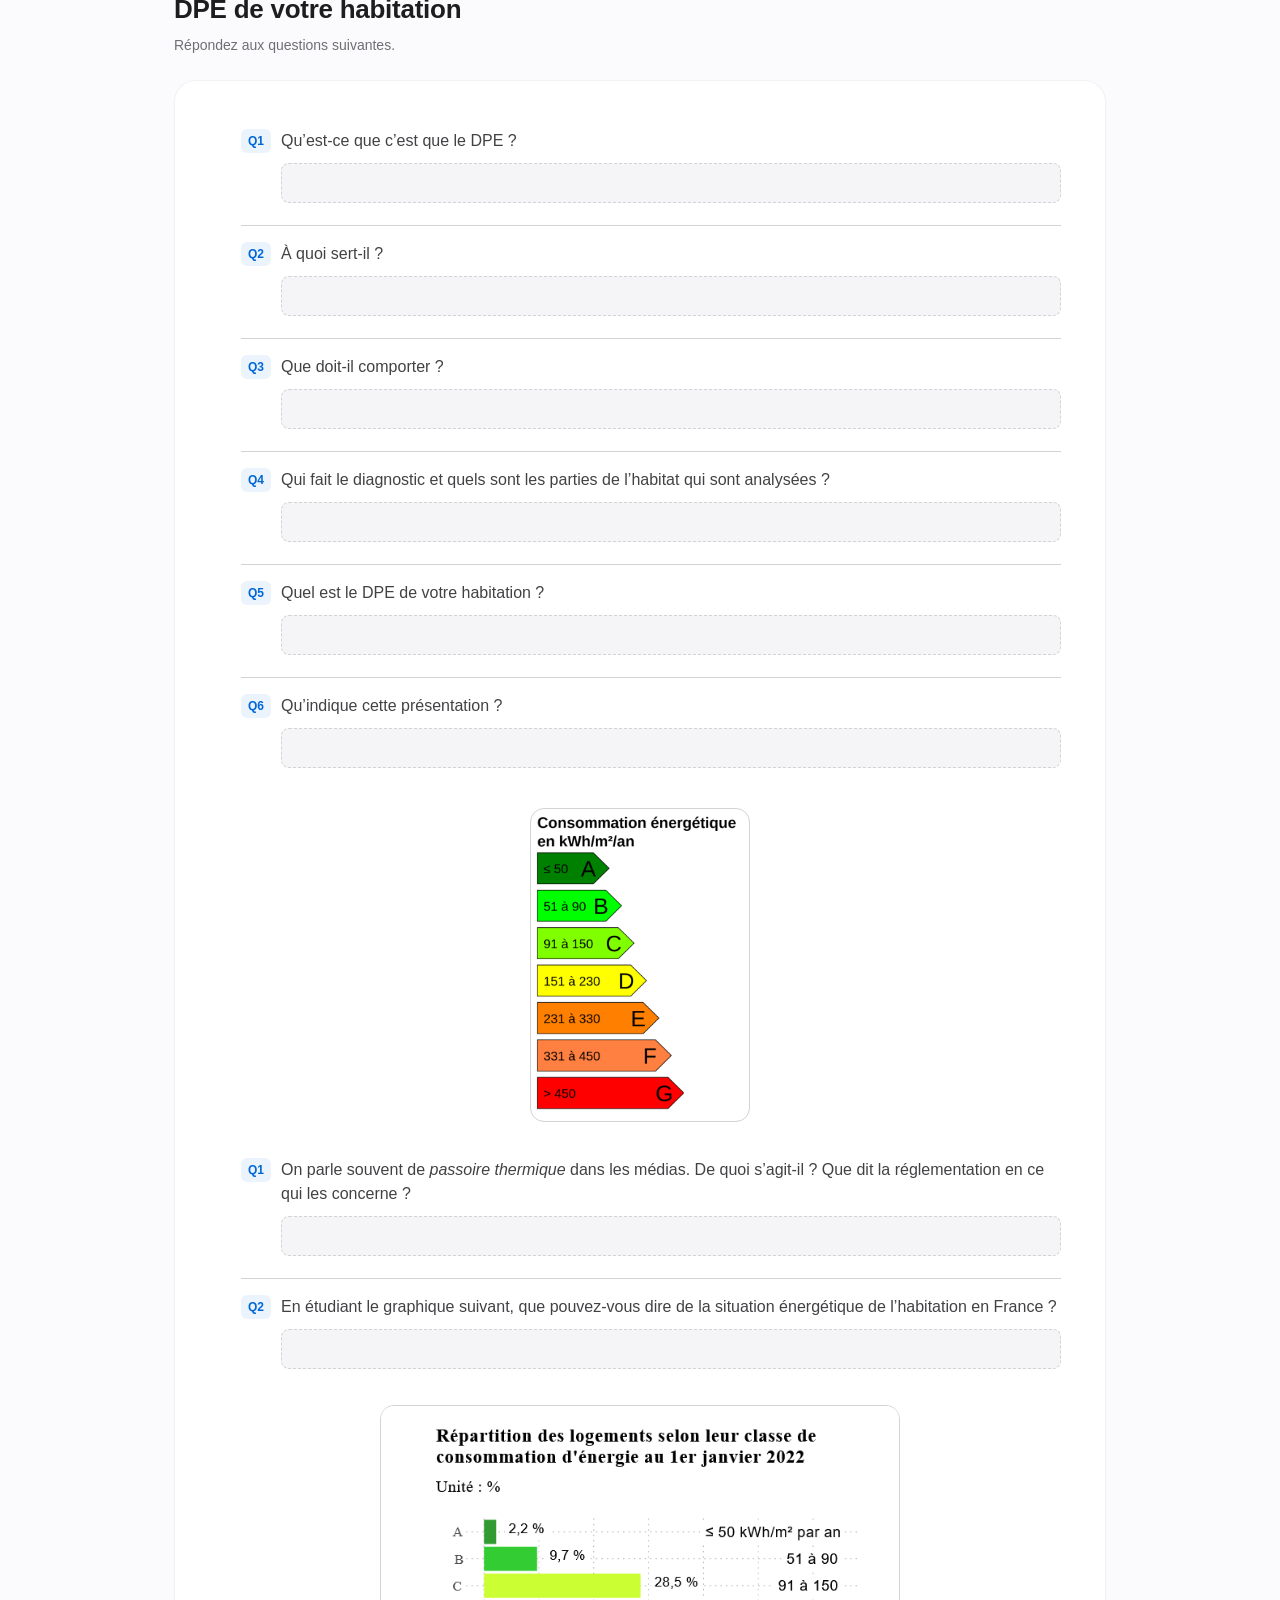
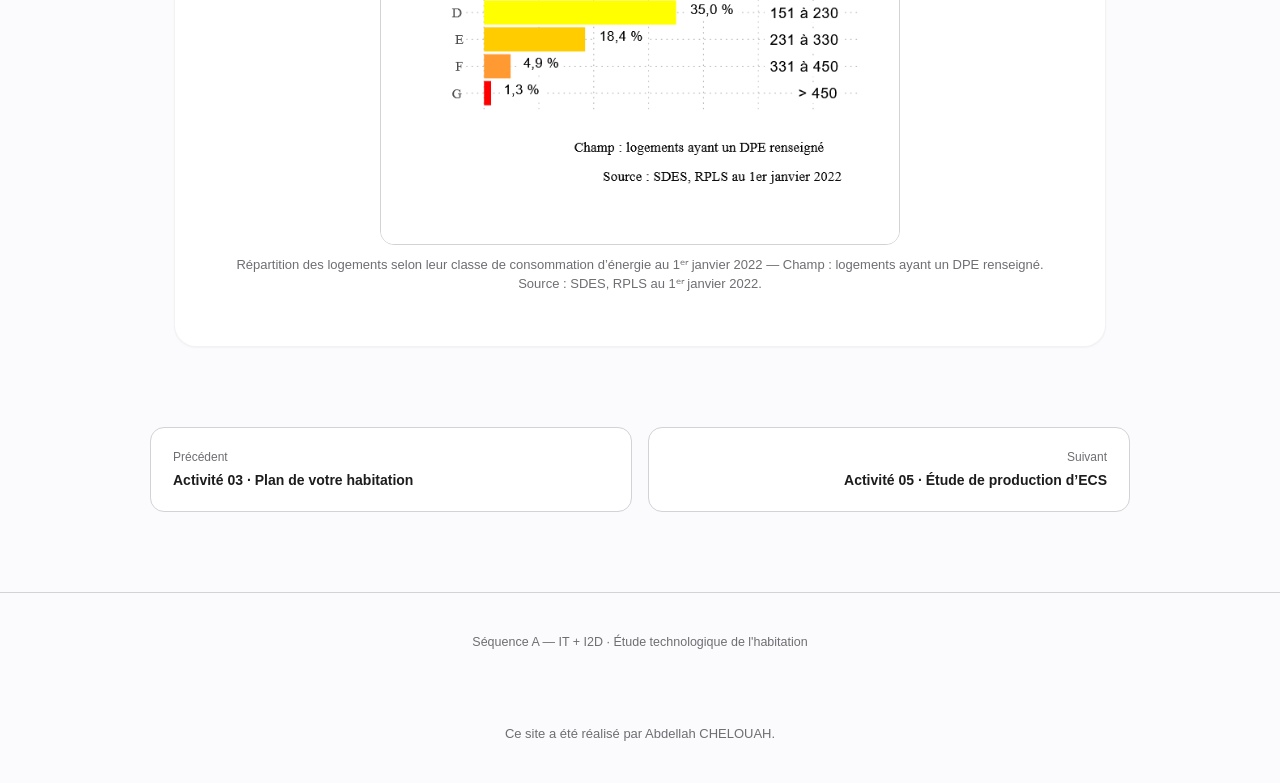
<file: pages-web/activite-04.html>
<!DOCTYPE html>
<html lang="fr">
<head>
<meta charset="UTF-8">
<meta name="viewport" content="width=device-width, initial-scale=1.0">
<title>Activité 04 — Diagnostic de Performance Énergétique</title>
<link rel="stylesheet" href="../css/style.css">
</head>
<body>
<nav class="site-nav">
  <div class="wrap">
    <a class="brand" href="../index.html">Étude de mon <span>habitation</span></a>
    <ul class="nav-links">
        <li><a href="../index.html">Accueil</a></li>
        <li><a href="activite-00.html">00 · Recherche</a></li>
        <li><a href="activite-01.html">01 · Croquis</a></li>
        <li><a href="activite-02.html">02 · Relevés</a></li>
        <li><a href="activite-02-dossier.html">02 · Dossier</a></li>
        <li><a href="activite-03.html">03 · Plan</a></li>
        <li><a href="activite-04.html" class="active">04 · DPE</a></li>
        <li><a href="activite-05.html">05 · ECS</a></li>
        <li><a href="activite-06.html">06 · Électrique</a></li>
        <li><a href="activite-07.html">07 · Thermique</a></li>
        <li><a href="activite-08.html">08 · Rendu final</a></li>
        <li><a href="fiche-outils-word.html">🛠 Word</a></li>
        <li><a href="fiche-outils-excel.html">🛠 Excel</a></li>
    </ul>
  </div>
</nav>
<header class="hero">

  <div class="wrap hero-header">
    <div class="hero-copy">
      <div class="eyebrow"><span class="num">04</span> Séquence A · Activité 04 · Matière</div>
      <h1>Diagnostic de Performance Énergétique (DPE) d’une habitation</h1>
      <p class="subtitle">Identifier les paramètres qui influencent l’efficacité énergétique d’un bâtiment.</p>
    </div>
    <div style="display:flex; align-items:center; gap:12px; margin-left:auto;">
      <img src="images/logo-it.png" alt="Logo IT" style="height:180px; width:auto; display:block; object-fit:contain;">
      <img class="hero-logo" src="images/logo_lycee.png" alt="Logo du lycée">
    </div>
  </div>
</header><section class="block">
  <div class="wrap">
      <div class="hero-banner">
        <img src="images/deperditions-thermiques.png" alt="Technologie de l'habitat">
      </div>    
    <h2>Le programme d’IT-I2D</h2>

    <div class="card">
<span class="obj-tag">Objectif : Dimension socio-culturelle</span>
<p><strong>O1</strong> - Caractériser des produits ou des constituants privilégiant un usage raisonné du point de vue développement durable.</p>
<p><strong>CO1.3.</strong> Justifier les solutions constructives d’un produit au regard des performances environnementales et estimer leur impact sur l’efficacité globale.</p>
</div>
  </div>
</section><section class="block">
  <div class="wrap">
    <h2>Problématique</h2>
    
    <div class="card">
<p class="quote-block">Quels sont les paramètres influents l’efficacité énergétique dans le bâtiment ?<br>Comment justifier une solution constructive d’un point de vue efficacité énergétique ?</p>
</div>
  </div>
</section><section class="block">
  <div class="wrap">
    <h2>Organisation & rendu</h2>
    
    <div class="card">
<p>Travail individuel — 1h.</p>
</div>
  </div>
</section><section class="block">
  <div class="wrap">
    <h2>DPE de votre habitation</h2>
    <p class="lede">Répondez aux questions suivantes.</p>
    <div class="card">
<ul class="qa">
<li>Qu’est-ce que c’est que le DPE ?<div class="answer-box"></div></li>
<li>À quoi sert-il ?<div class="answer-box"></div></li>
<li>Que doit-il comporter ?<div class="answer-box"></div></li>
<li>Qui fait le diagnostic et quels sont les parties de l’habitat qui sont analysées ?<div class="answer-box"></div></li>
<li>Quel est le DPE de votre habitation ?<div class="answer-box"></div></li>
<li>Qu’indique cette présentation ?<div class="answer-box"></div></li>
</ul>
<figure style="margin-top:24px;">
<img src="images/04/echelle-dpe.png" alt="Étiquette énergie DPE de A à G, en kWh/m²/an" style="max-width:220px;">
</figure>
<ul class="qa">
<li>On parle souvent de <em>passoire thermique</em> dans les médias. De quoi s’agit-il ? Que dit la réglementation en ce qui les concerne ?<div class="answer-box"></div></li>
<li>En étudiant le graphique suivant, que pouvez-vous dire de la situation énergétique de l’habitation en France ?<div class="answer-box"></div></li>
</ul>
<figure>
<img src="images/04/graphique-repartition-dpe.png" alt="Répartition des logements selon leur classe de consommation d'énergie au 1er janvier 2022" style="max-width:520px;">
<figcaption>Répartition des logements selon leur classe de consommation d’énergie au 1ᵉʳ janvier 2022 — Champ : logements ayant un DPE renseigné. Source : SDES, RPLS au 1ᵉʳ janvier 2022.</figcaption>
</figure>
</div>
  </div>
</section>

<div class="page-nav wrap"><a class="prev" href="activite-03.html"><span class="dir">Précédent</span><span class="ttl">Activité 03 · Plan de votre habitation</span></a><a class="next" href="activite-05.html"><span class="dir">Suivant</span><span class="ttl">Activité 05 · Étude de production d’ECS</span></a></div>
<footer class="site-footer">
  <div class="wrap">Séquence A — IT&nbsp;+&nbsp;I2D · Étude technologique de l'habitation</div>
</footer>
</footer>
<p class="site-credit">Ce site a été réalisé par Abdellah CHELOUAH.</p>
</body>
</html>
</file>
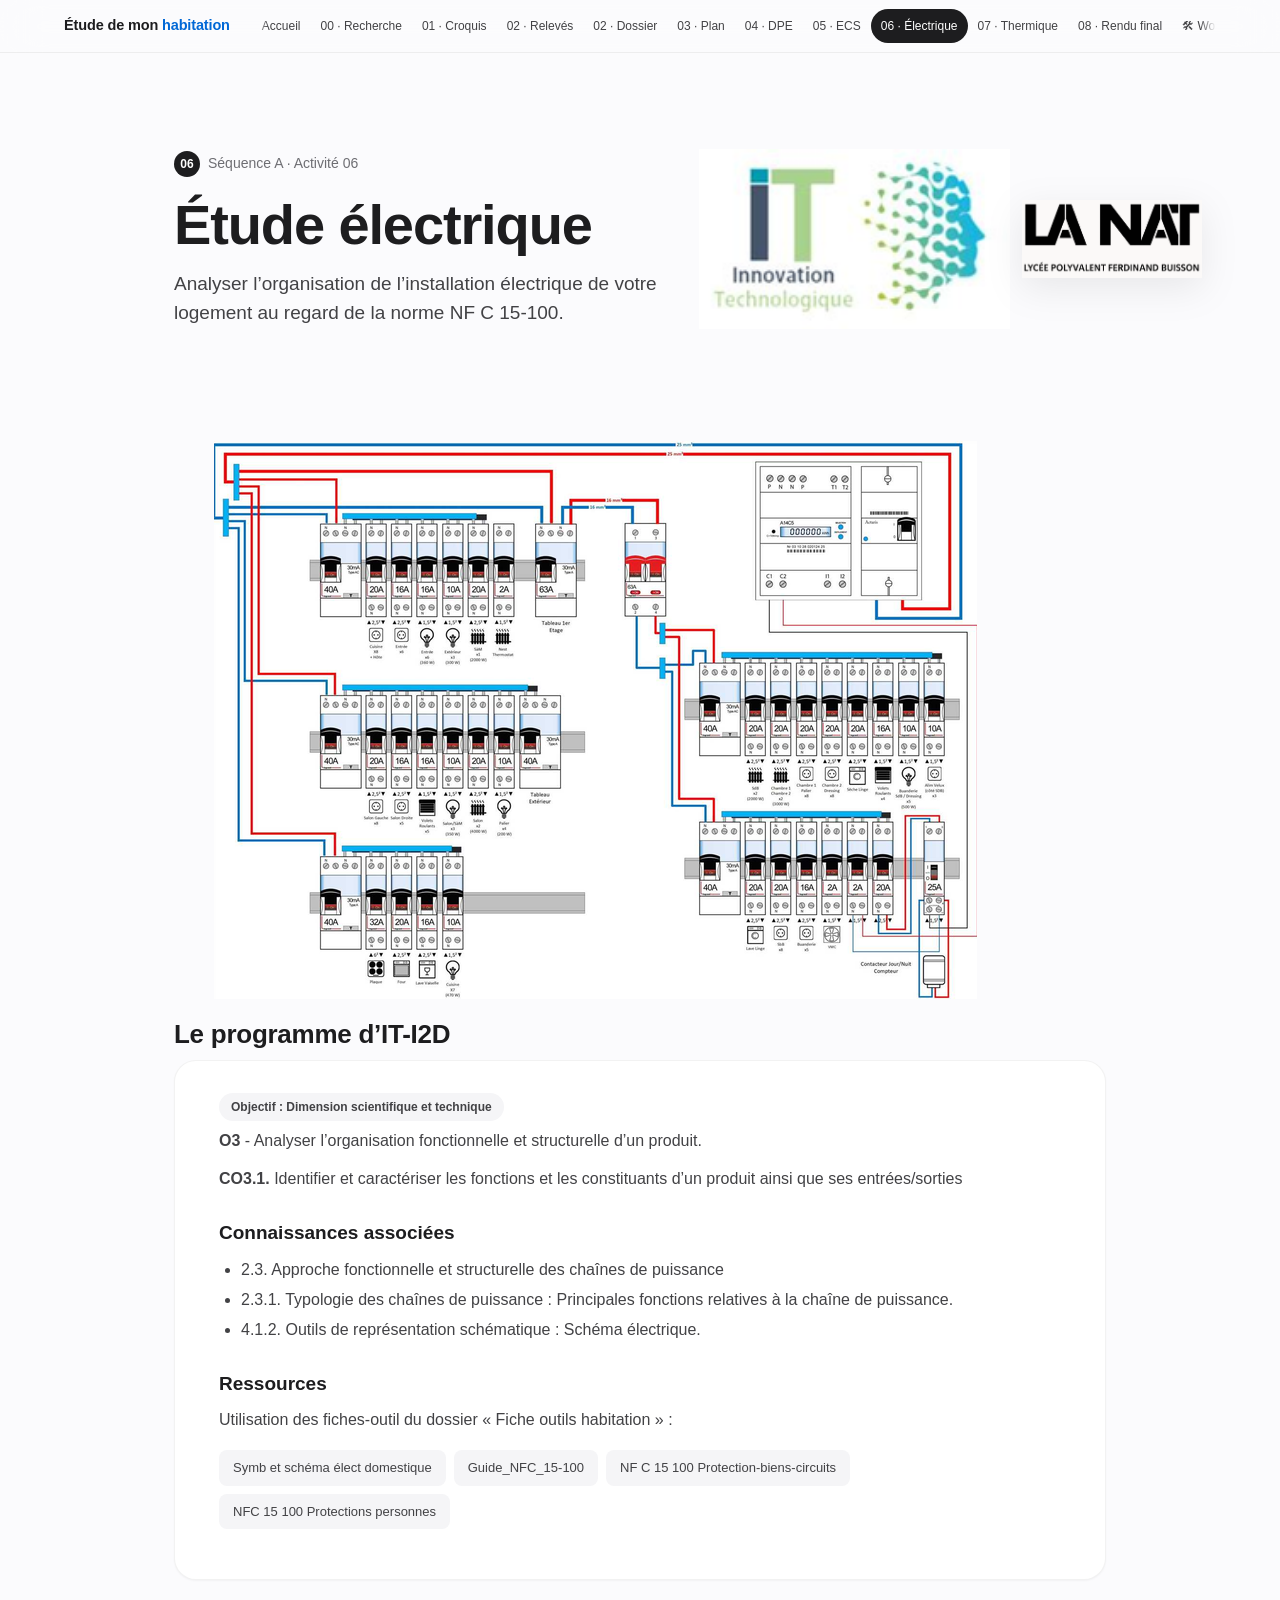
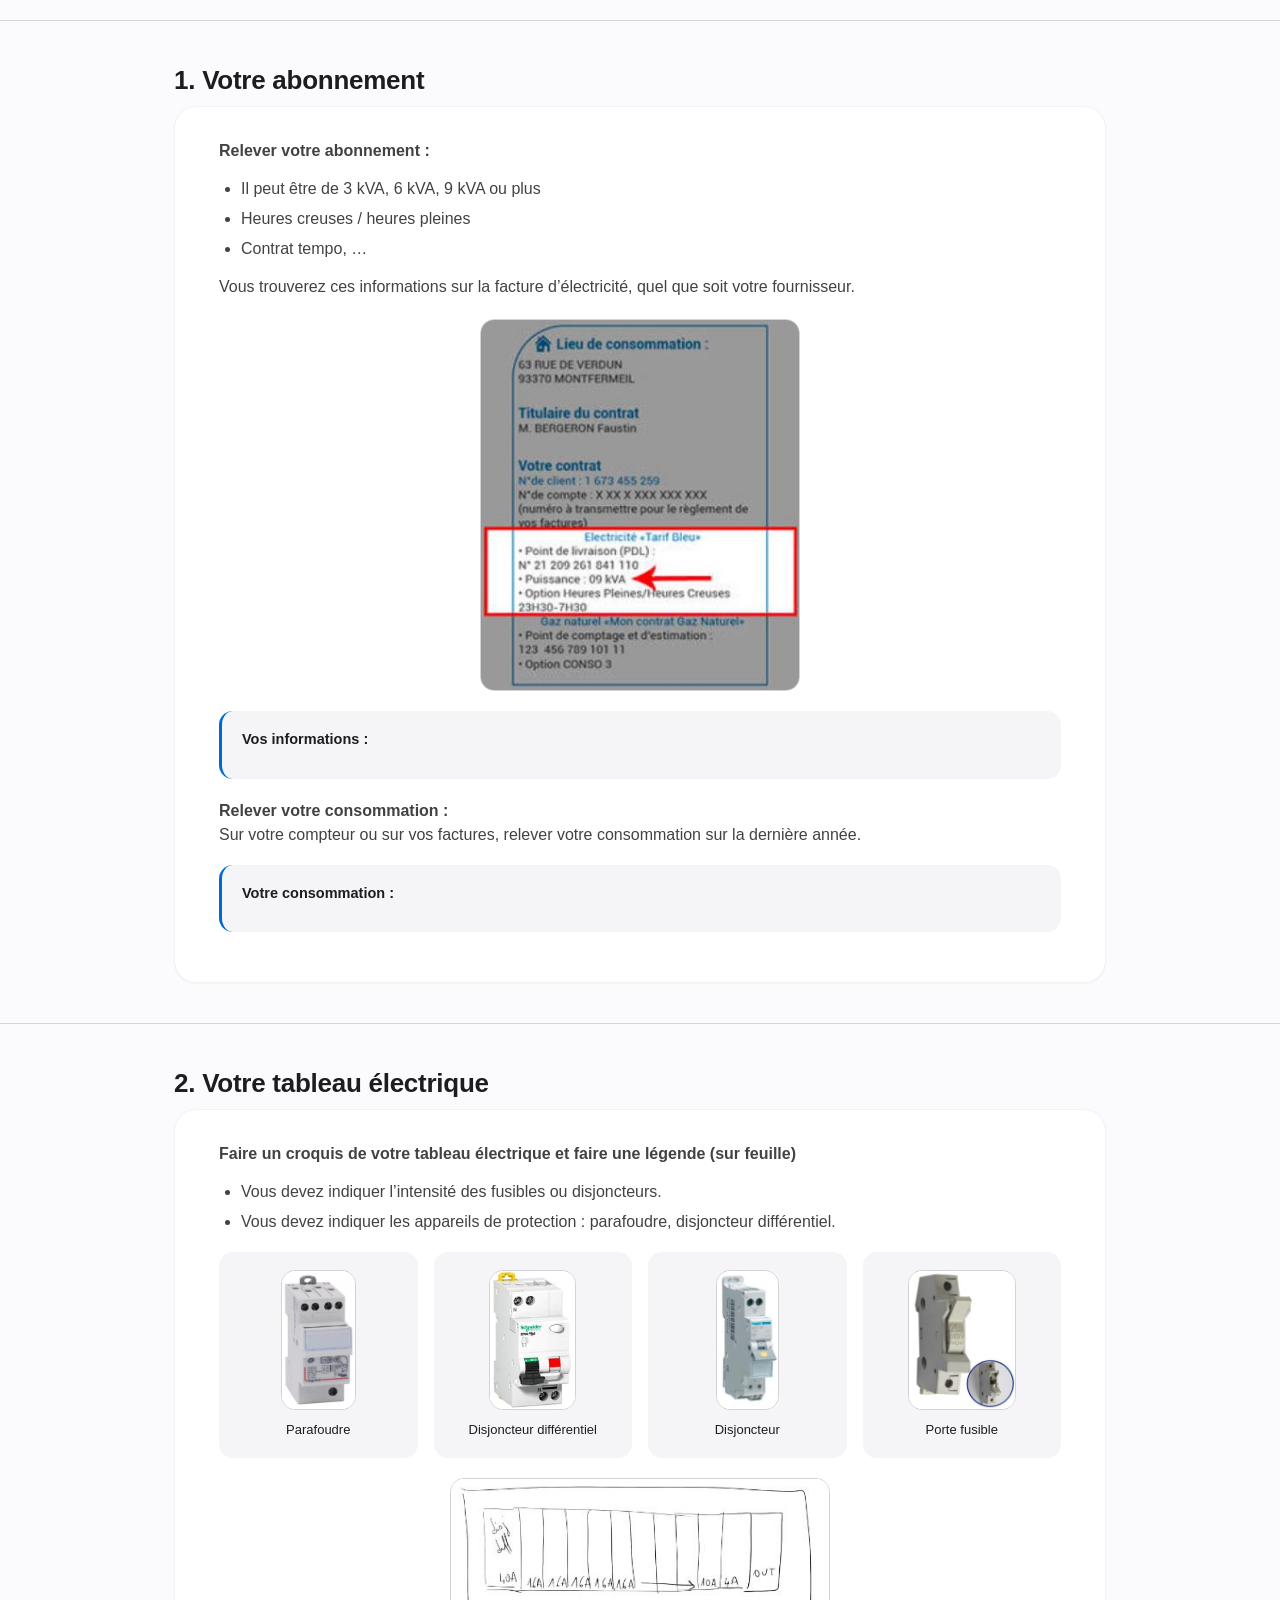
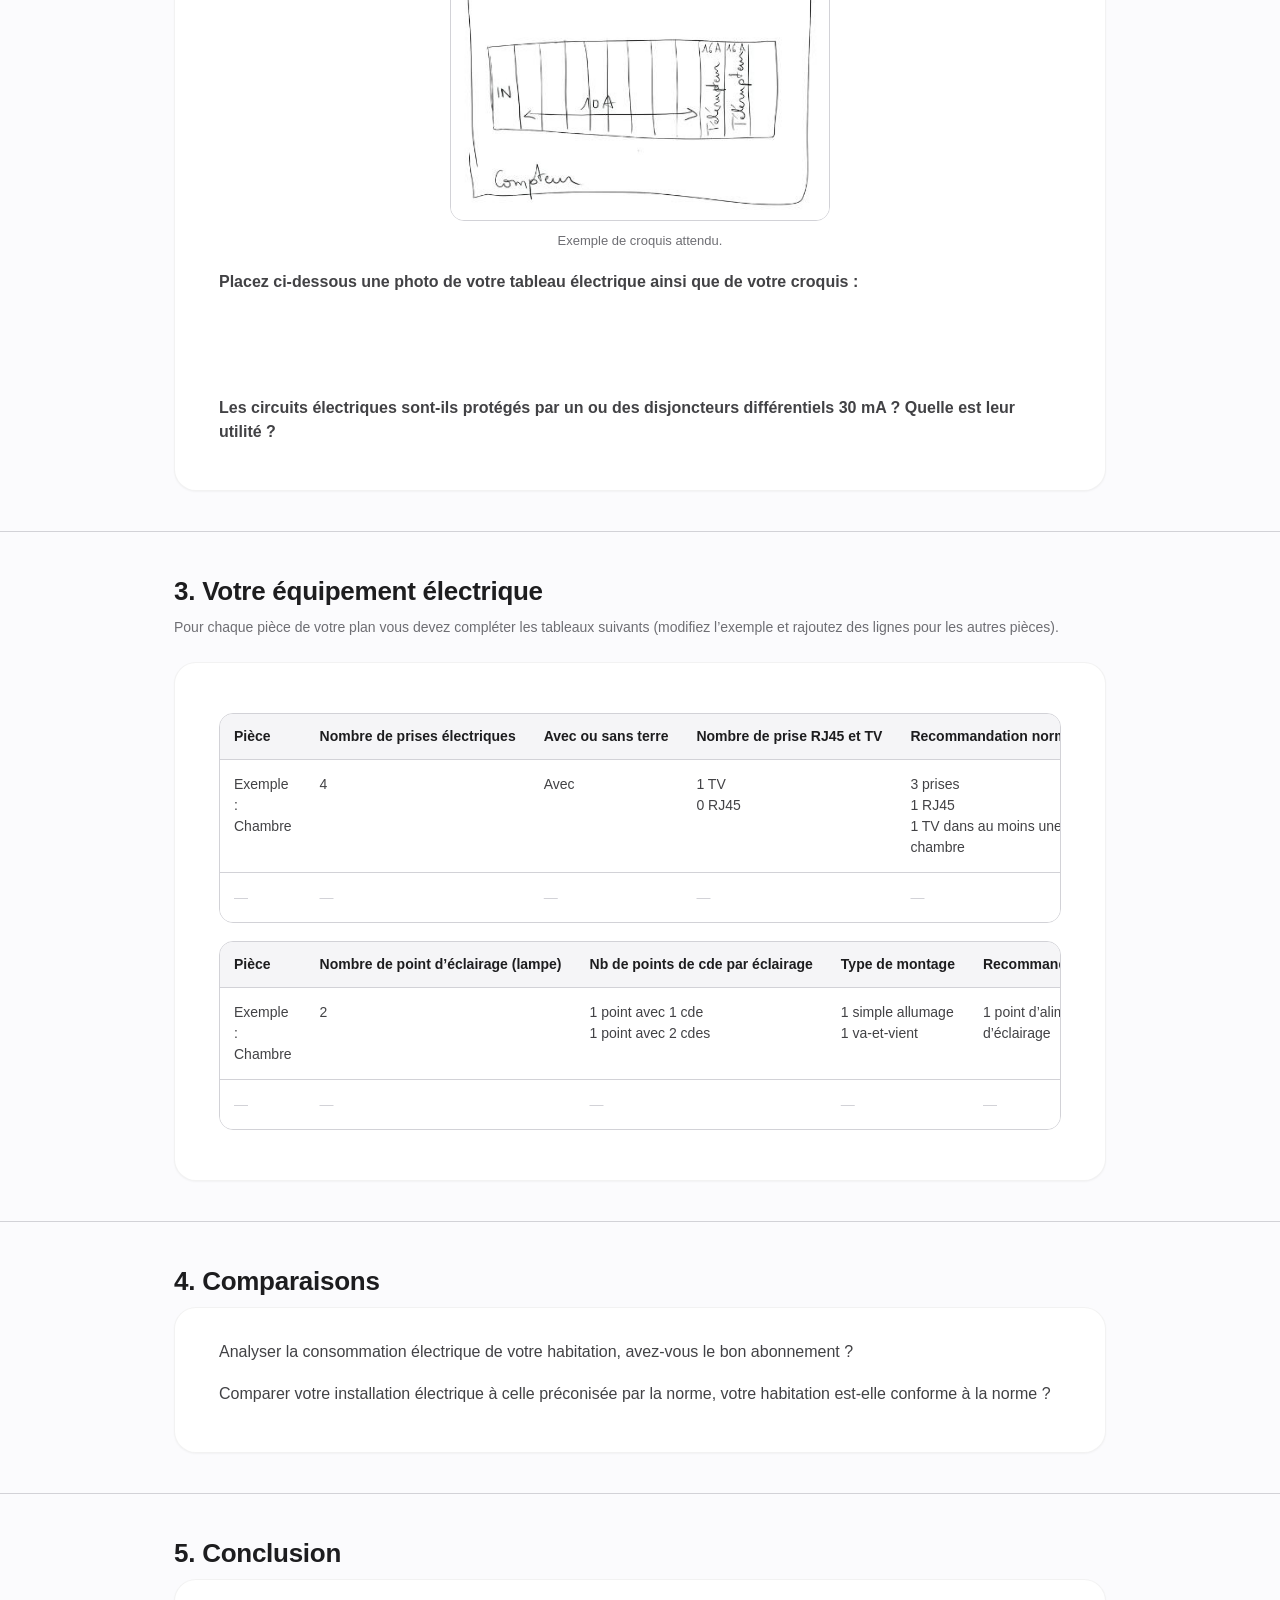
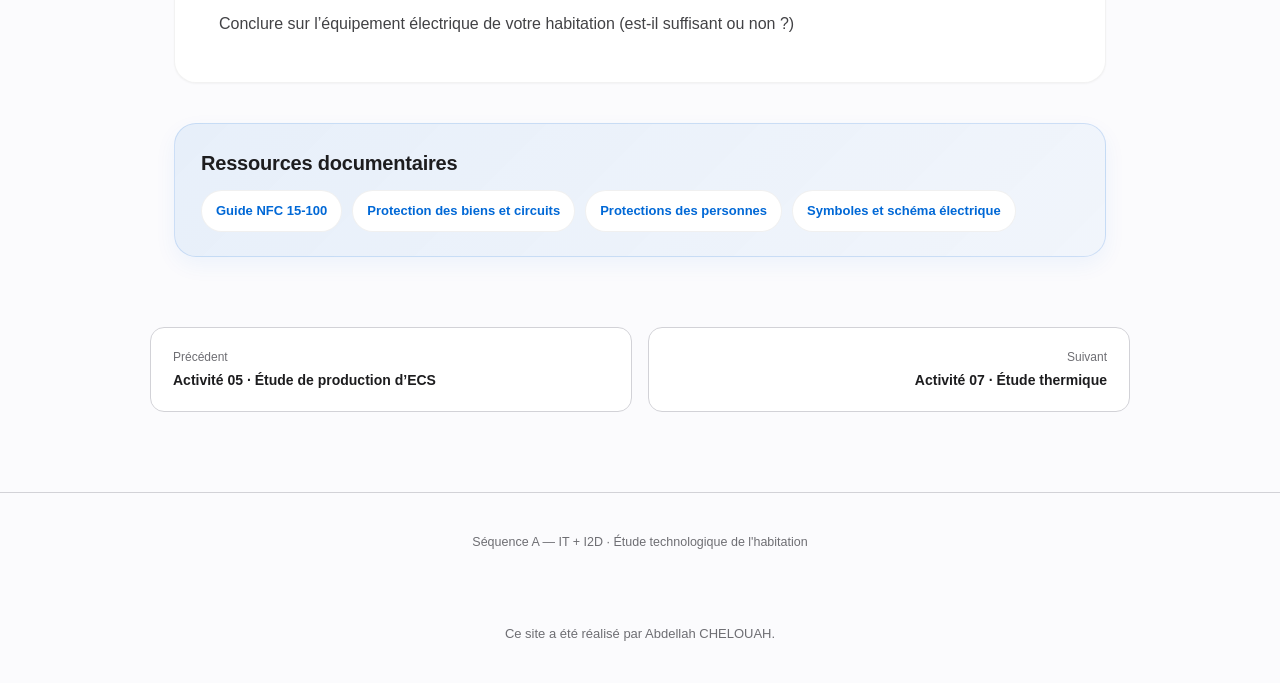
<file: pages-web/activite-06.html>
<!DOCTYPE html>
<html lang="fr">
<head>
<meta charset="UTF-8">
<meta name="viewport" content="width=device-width, initial-scale=1.0">
<title>Activité 06 — Étude électrique</title>
<link rel="stylesheet" href="../css/style.css">
</head>
<body>
<nav class="site-nav">
  <div class="wrap">
    <a class="brand" href="../index.html">Étude de mon <span>habitation</span></a>
    <ul class="nav-links">
        <li><a href="../index.html">Accueil</a></li>
        <li><a href="activite-00.html">00 · Recherche</a></li>
        <li><a href="activite-01.html">01 · Croquis</a></li>
        <li><a href="activite-02.html">02 · Relevés</a></li>
        <li><a href="activite-02-dossier.html">02 · Dossier</a></li>
        <li><a href="activite-03.html">03 · Plan</a></li>
        <li><a href="activite-04.html">04 · DPE</a></li>
        <li><a href="activite-05.html">05 · ECS</a></li>
        <li><a href="activite-06.html" class="active">06 · Électrique</a></li>
        <li><a href="activite-07.html">07 · Thermique</a></li>
        <li><a href="activite-08.html">08 · Rendu final</a></li>
        <li><a href="fiche-outils-word.html">🛠 Word</a></li>
        <li><a href="fiche-outils-excel.html">🛠 Excel</a></li>
    </ul>
  </div>
</nav>
<header class="hero">
  <div class="wrap hero-header">
    <div class="hero-copy">
      <div class="eyebrow"><span class="num">06</span> Séquence A · Activité 06</div>
      <h1>Étude électrique</h1>
      <p class="subtitle">Analyser l’organisation de l’installation électrique de votre logement au regard de la norme NF C 15-100.</p>
    </div>
    <div style="display:flex; align-items:center; gap:12px; margin-left:auto;">
      <img src="images/logo-it.png" alt="Logo IT" style="height:180px; width:auto; display:block; object-fit:contain;">
      <img class="hero-logo" src="images/logo_lycee.png" alt="Logo du lycée">
    </div>
  </div>
</header><section class="block">
  <div class="wrap">

<figure>
<img src="images/electrique.png" alt="tableau électrique">
</figure>    
    <h2>Le programme d’IT-I2D</h2>
    
    <div class="card">
<span class="obj-tag">Objectif : Dimension scientifique et technique</span>
<p><strong>O3</strong> - Analyser l’organisation fonctionnelle et structurelle d’un produit.</p>
<p><strong>CO3.1.</strong> Identifier et caractériser les fonctions et les constituants d’un produit ainsi que ses entrées/sorties</p>
<h3>Connaissances associées</h3>
<ul>
<li>2.3. Approche fonctionnelle et structurelle des chaînes de puissance</li>
<li>2.3.1. Typologie des chaînes de puissance : Principales fonctions relatives à la chaîne de puissance.</li>
<li>4.1.2. Outils de représentation schématique : Schéma électrique.</li>
</ul>
<h3>Ressources</h3>
<p>Utilisation des fiches-outil du dossier « Fiche outils habitation » :</p>
<div class="chips">
<span class="chip">Symb et schéma élect domestique</span>
<span class="chip">Guide_NFC_15-100</span>
<span class="chip">NF C 15 100 Protection-biens-circuits</span>
<span class="chip">NFC 15 100 Protections personnes</span>
</div>
</div>
  </div>
</section><section class="block">
  <div class="wrap">
    <h2>1. Votre abonnement</h2>
    
    <div class="card">
<p><strong>Relever votre abonnement :</strong></p>
<ul>
<li>Il peut être de 3 kVA, 6 kVA, 9 kVA ou plus</li>
<li>Heures creuses / heures pleines</li>
<li>Contrat tempo, …</li>
</ul>
<p>Vous trouverez ces informations sur la facture d’électricité, quel que soit votre fournisseur.</p>
<figure>
<img src="images/06/exemple-facture.jpg" alt="Extrait d’une facture d’électricité : point de livraison, titulaire, puissance souscrite, option heures pleines/creuses" style="max-width:320px;">
</figure>
<div class="callout"><strong>Vos informations :</strong><div class="answer-box" style="margin-top:10px;"></div></div>
<p style="margin-top:20px;"><strong>Relever votre consommation :</strong><br>Sur votre compteur ou sur vos factures, relever votre consommation sur la dernière année.</p>
<div class="callout"><strong>Votre consommation :</strong><div class="answer-box" style="margin-top:10px;"></div></div>
</div>
  </div>
</section><section class="block">
  <div class="wrap">
    <h2>2. Votre tableau électrique</h2>
    
    <div class="card">
<p><strong>Faire un croquis de votre tableau électrique et faire une légende (sur feuille)</strong></p>
<ul>
<li>Vous devez indiquer l’intensité des fusibles ou disjoncteurs.</li>
<li>Vous devez indiquer les appareils de protection : parafoudre, disjoncteur différentiel.</li>
</ul>
<div class="component-grid">
<figure><img src="images/06/parafoudre.jpg" alt="Parafoudre"><figcaption>Parafoudre</figcaption></figure>
<figure><img src="images/06/disjoncteur-differentiel.jpg" alt="Disjoncteur différentiel"><figcaption>Disjoncteur différentiel</figcaption></figure>
<figure><img src="images/06/disjoncteur.jpg" alt="Disjoncteur"><figcaption>Disjoncteur</figcaption></figure>
<figure><img src="images/06/porte-fusible.jpg" alt="Porte fusible"><figcaption>Porte fusible</figcaption></figure>
</div>
<figure>
<img src="images/06/exemple-croquis-tableau.jpg" alt="Exemple de croquis à main levée d’un tableau électrique avec compteur, disjoncteurs et téléreports" style="max-width:380px;">
<figcaption>Exemple de croquis attendu.</figcaption>
</figure>
<p><strong>Placez ci-dessous une photo de votre tableau électrique ainsi que de votre croquis :</strong></p>
<div class="answer-box" style="height:70px;"></div>
<p style="margin-top:18px;"><strong>Les circuits électriques sont-ils protégés par un ou des disjoncteurs différentiels 30 mA ? Quelle est leur utilité ?</strong></p>
<div class="answer-box"></div>
</div>
  </div>
</section><section class="block">
  <div class="wrap">
    <h2>3. Votre équipement électrique</h2>
    <p class="lede">Pour chaque pièce de votre plan vous devez compléter les tableaux suivants (modifiez l’exemple et rajoutez des lignes pour les autres pièces).</p>
    <div class="card">
<div class="table-wrap">
<table>
<thead><tr><th>Pièce</th><th>Nombre de prises électriques</th><th>Avec ou sans terre</th><th>Nombre de prise RJ45 et TV</th><th>Recommandation normes</th><th>Validation par rapport à la norme NFC 15-100 de 2020</th></tr></thead>
<tbody>
<tr><td>Exemple : Chambre</td><td>4</td><td>Avec</td><td>1 TV<br>0 RJ45</td><td>3 prises<br>1 RJ45<br>1 TV dans au moins une chambre</td><td>Manque 1 RJ45</td></tr>
<tr><td class="empty">—</td><td class="empty">—</td><td class="empty">—</td><td class="empty">—</td><td class="empty">—</td><td class="empty">—</td></tr>
</tbody>

</table>
</div>
<div class="table-wrap">
<table>
<thead><tr><th>Pièce</th><th>Nombre de point d’éclairage (lampe)</th><th>Nb de points de cde par éclairage</th><th>Type de montage</th><th>Recommandation normes</th><th>Validation par rapport à la norme NFC 15-100 de 2020</th></tr></thead>
<tbody>
<tr><td>Exemple : Chambre</td><td>2</td><td>1 point avec 1 cde<br>1 point avec 2 cdes</td><td>1 simple allumage<br>1 va-et-vient</td><td>1 point d’alimentation d’éclairage</td><td>Manque 1 RJ45</td></tr>
<tr><td class="empty">—</td><td class="empty">—</td><td class="empty">—</td><td class="empty">—</td><td class="empty">—</td><td class="empty">—</td></tr>
</tbody>

</table>
</div>
</div>
  </div>
</section><section class="block">
  <div class="wrap">
    <h2>4. Comparaisons</h2>
    
    <div class="card">
<p>Analyser la consommation électrique de votre habitation, avez-vous le bon abonnement ?</p>
<div class="answer-box"></div>
<p style="margin-top:18px;">Comparer votre installation électrique à celle préconisée par la norme, votre habitation est-elle conforme à la norme ?</p>
<div class="answer-box"></div>
</div>
  </div>
</section><section class="block">
  <div class="wrap">
    <h2>5. Conclusion</h2>
    
    <div class="card">
<p>Conclure sur l’équipement électrique de votre habitation (est-il suffisant ou non ?)</p>
<div class="answer-box"></div>
</div>
  </div>
</section>
<section class="resource-banner">
  <div class="inner">
    <h3>Ressources documentaires</h3>
    <div class="resource-links">
      <a href="../ressources/Guide_NFC_15-100.pdf" target="_blank" rel="noopener">Guide NFC 15-100</a>
      <a href="../ressources/NF%20C%2015%20100%20Protection-biens-circuits.pdf" target="_blank" rel="noopener">Protection des biens et circuits</a>
      <a href="../ressources/NFC%2015%20100%20%20Protections%20_personnes.pdf" target="_blank" rel="noopener">Protections des personnes</a>
      <a href="../ressources/Symb%20et%20%20schema%20elect%20domestique.pdf" target="_blank" rel="noopener">Symboles et schéma électrique</a>
    </div>
  </div>
</section>
<div class="page-nav wrap"><a class="prev" href="activite-05.html"><span class="dir">Précédent</span><span class="ttl">Activité 05 · Étude de production d’ECS</span></a><a class="next" href="activite-07.html"><span class="dir">Suivant</span><span class="ttl">Activité 07 · Étude thermique</span></a></div>
<footer class="site-footer">
  <div class="wrap">Séquence A — IT&nbsp;+&nbsp;I2D · Étude technologique de l'habitation</div>
</footer>
</footer>
<p class="site-credit">Ce site a été réalisé par Abdellah CHELOUAH.</p>
</body>
</html>
</file>
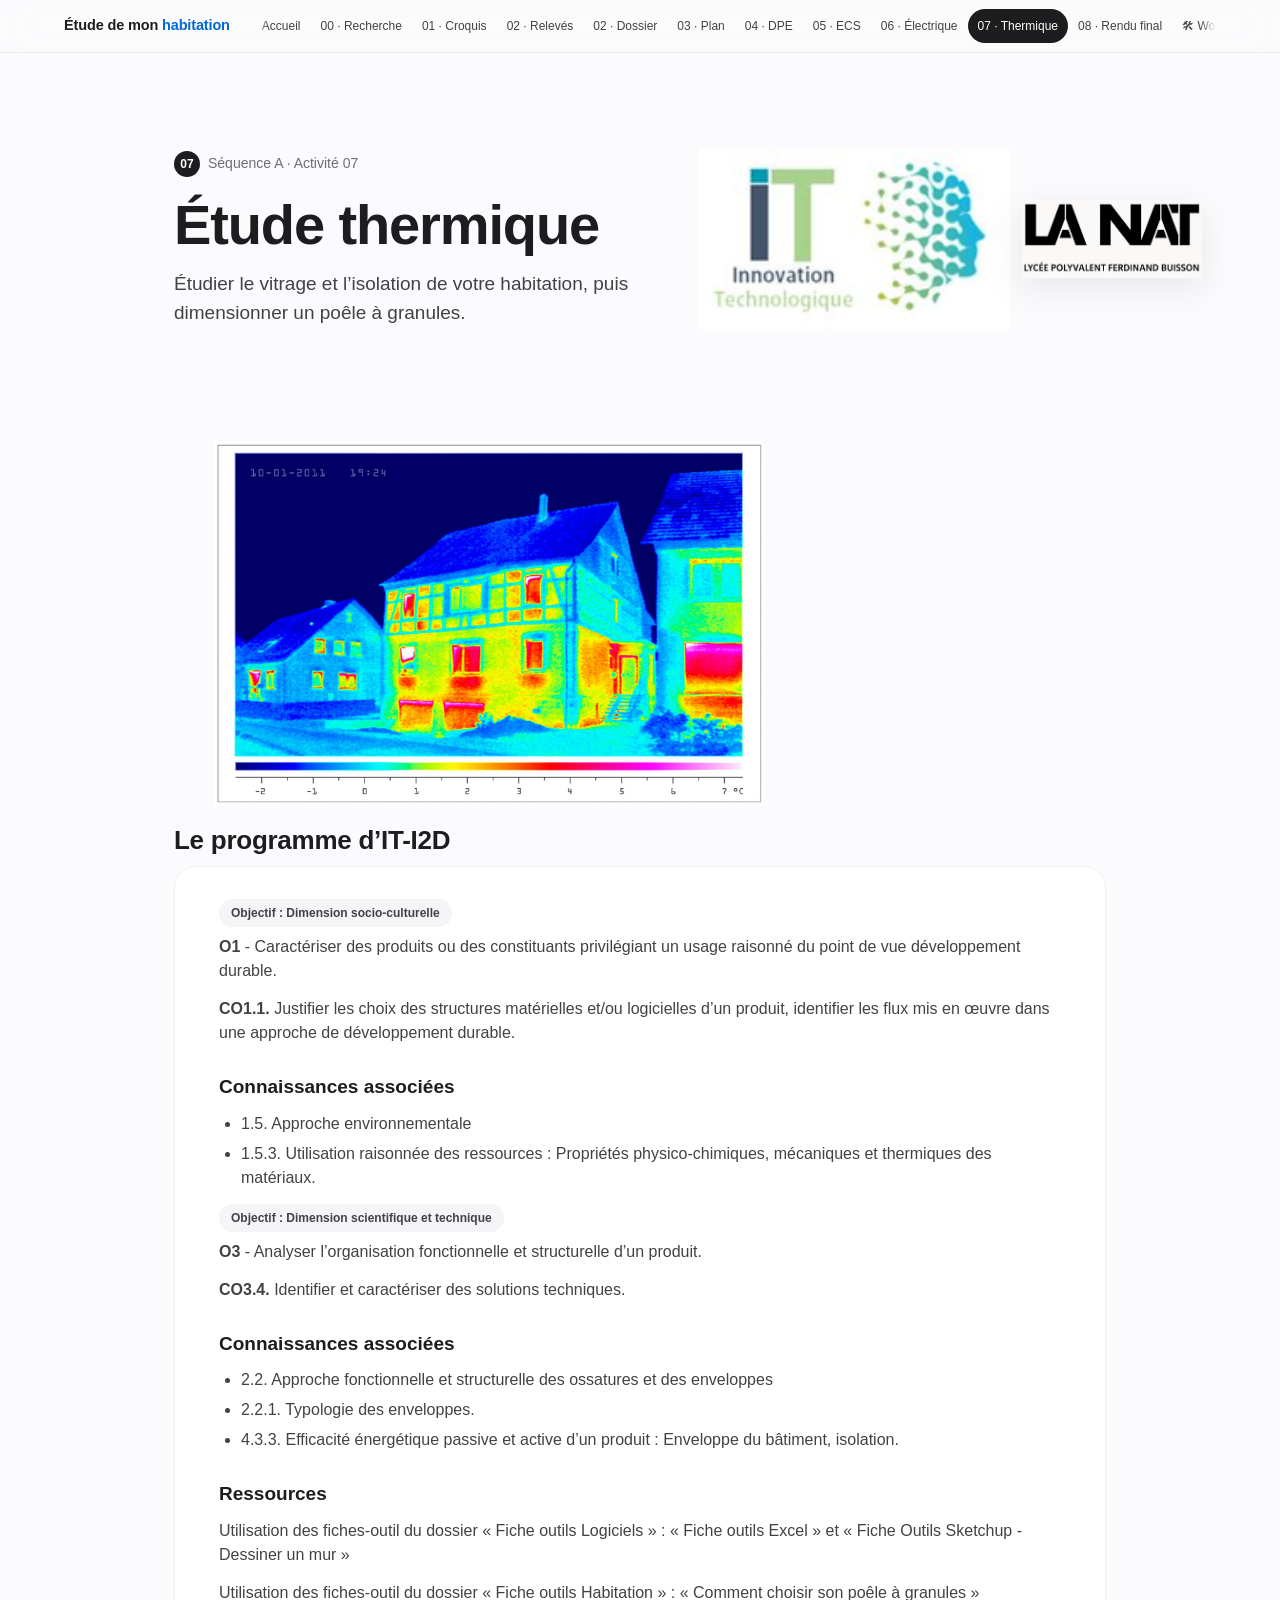
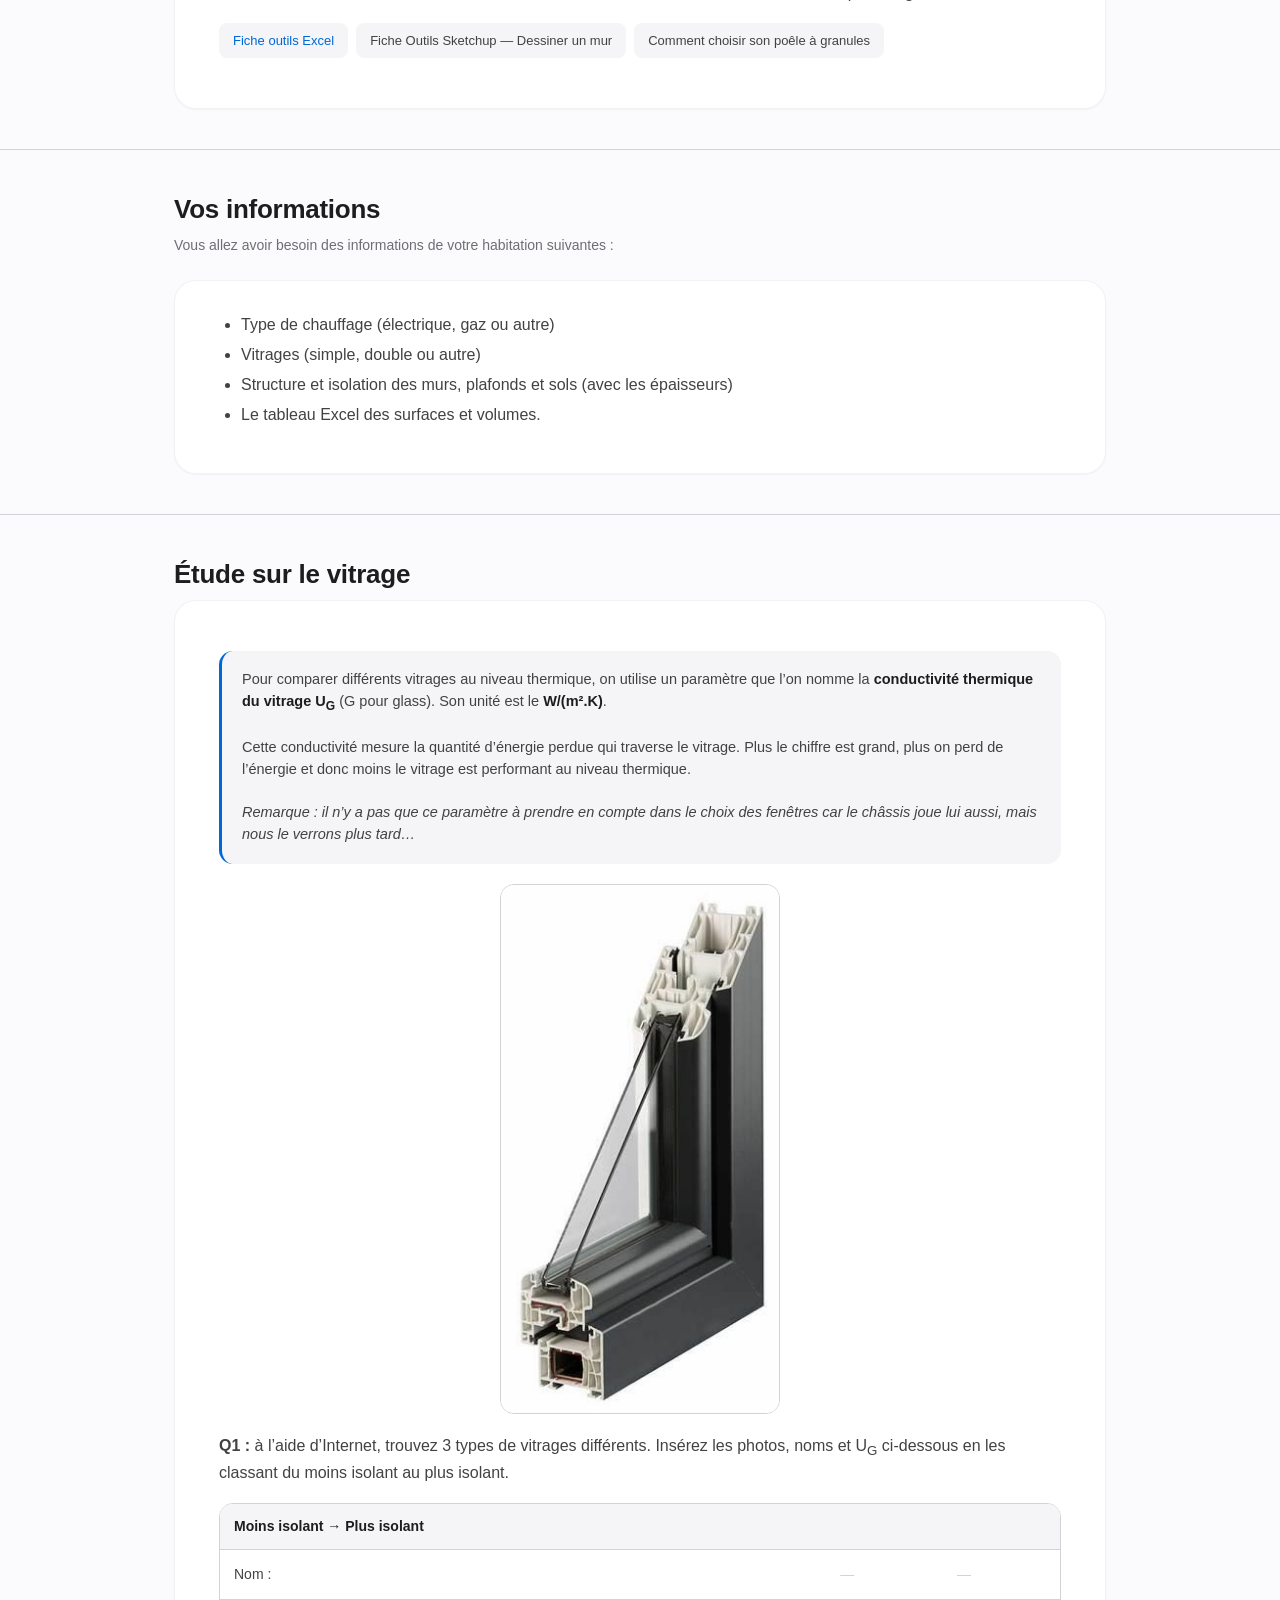
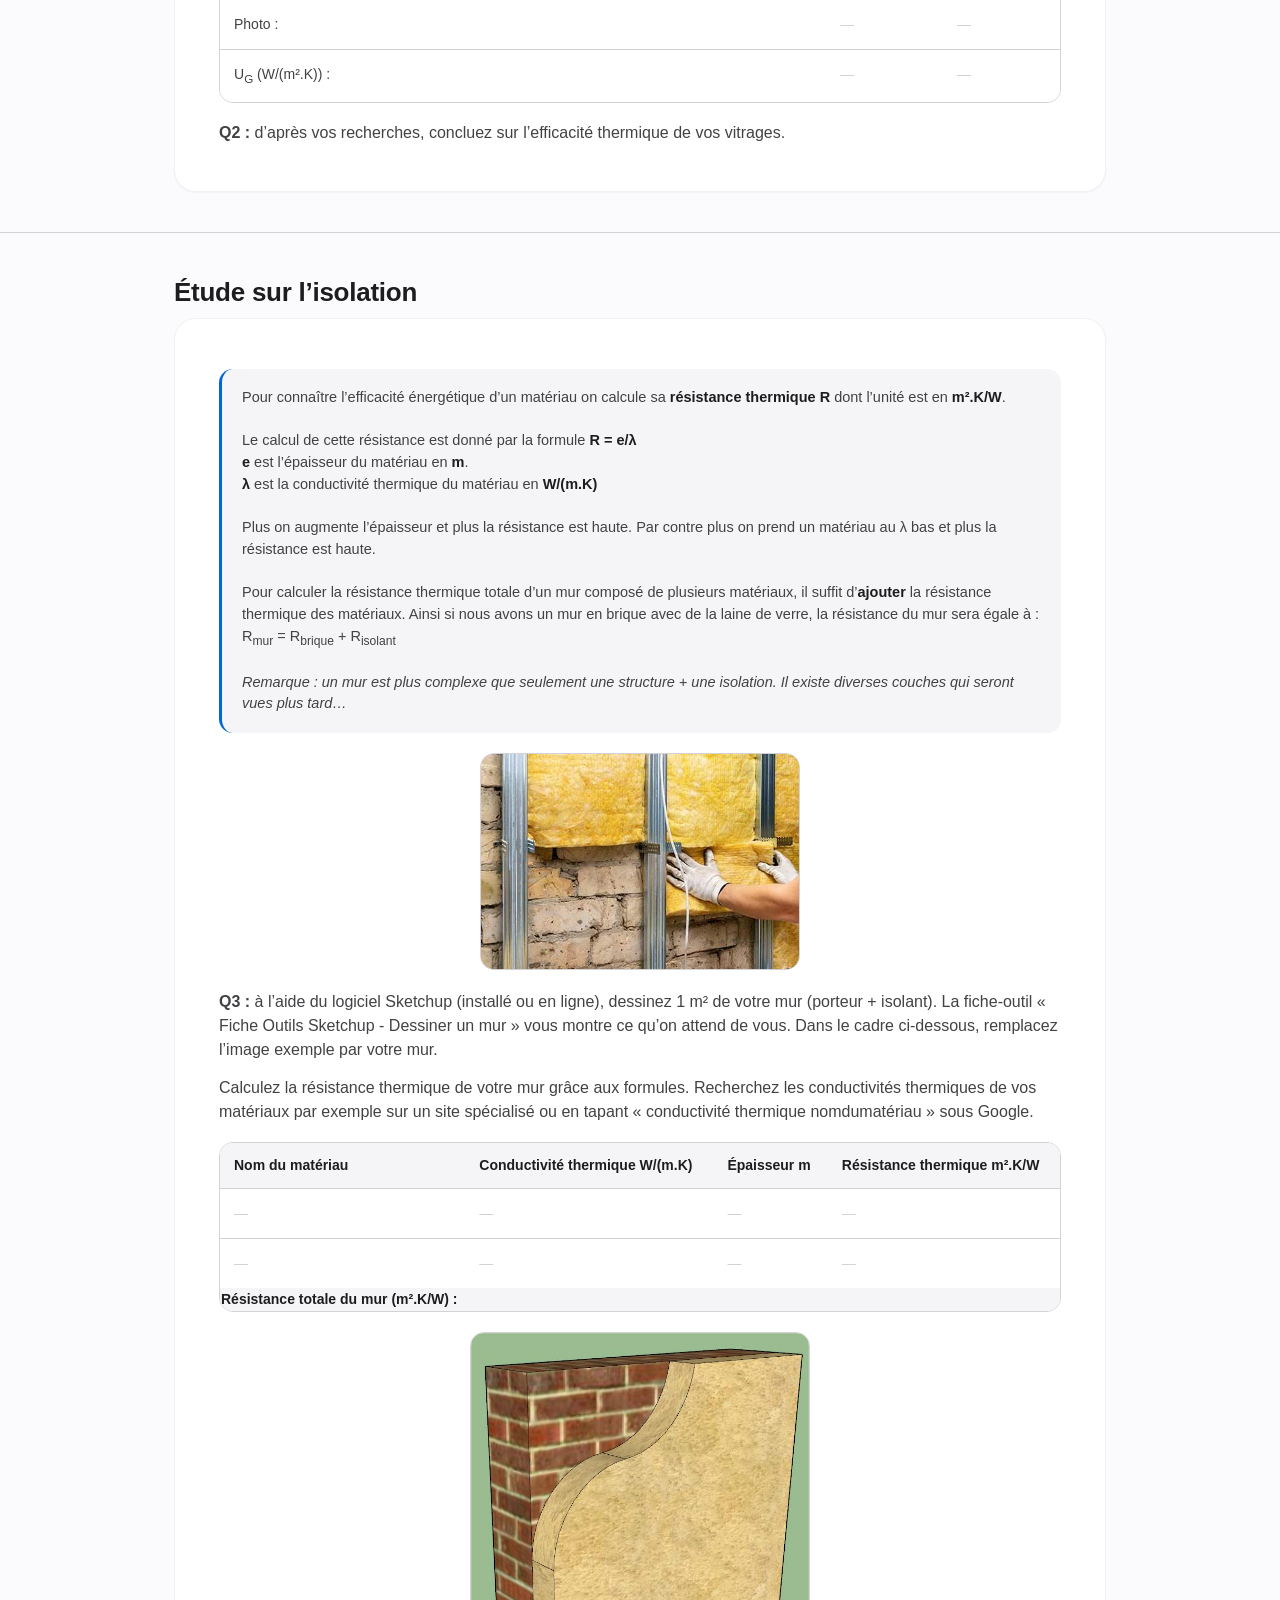
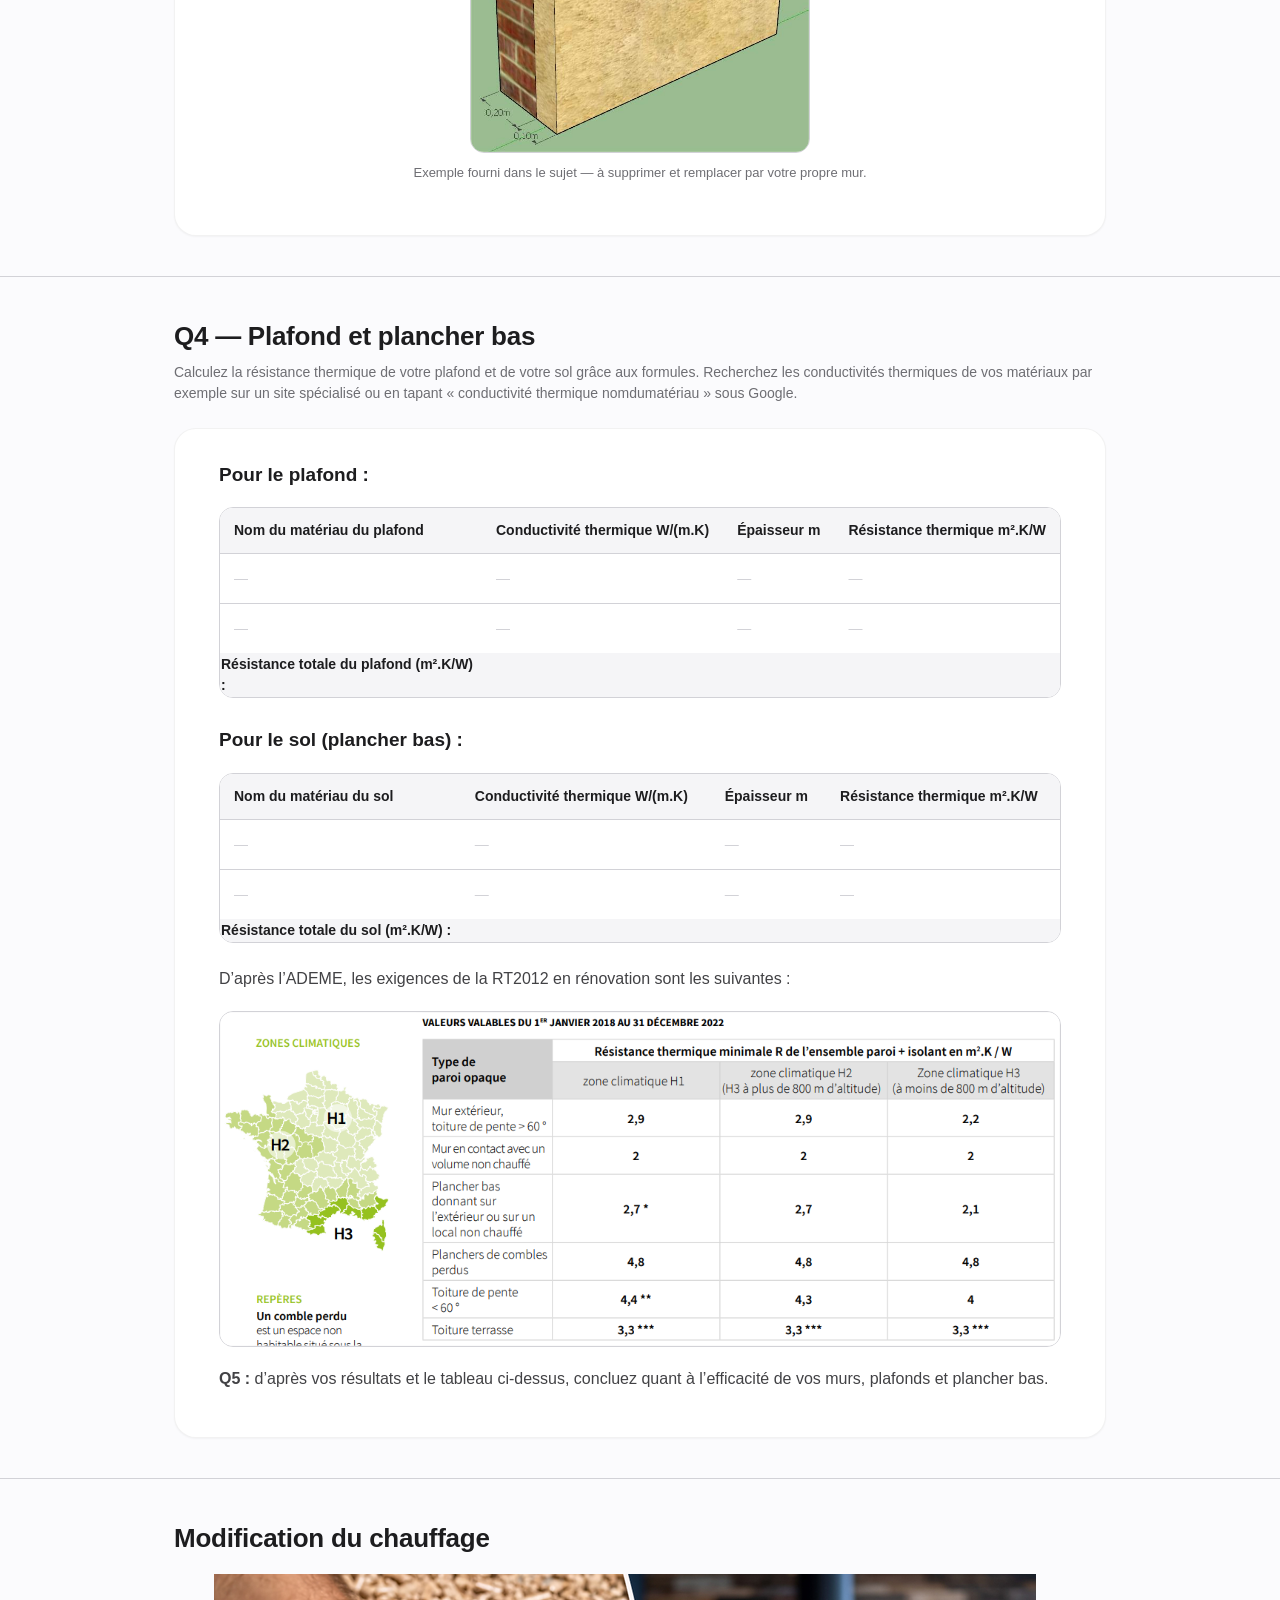
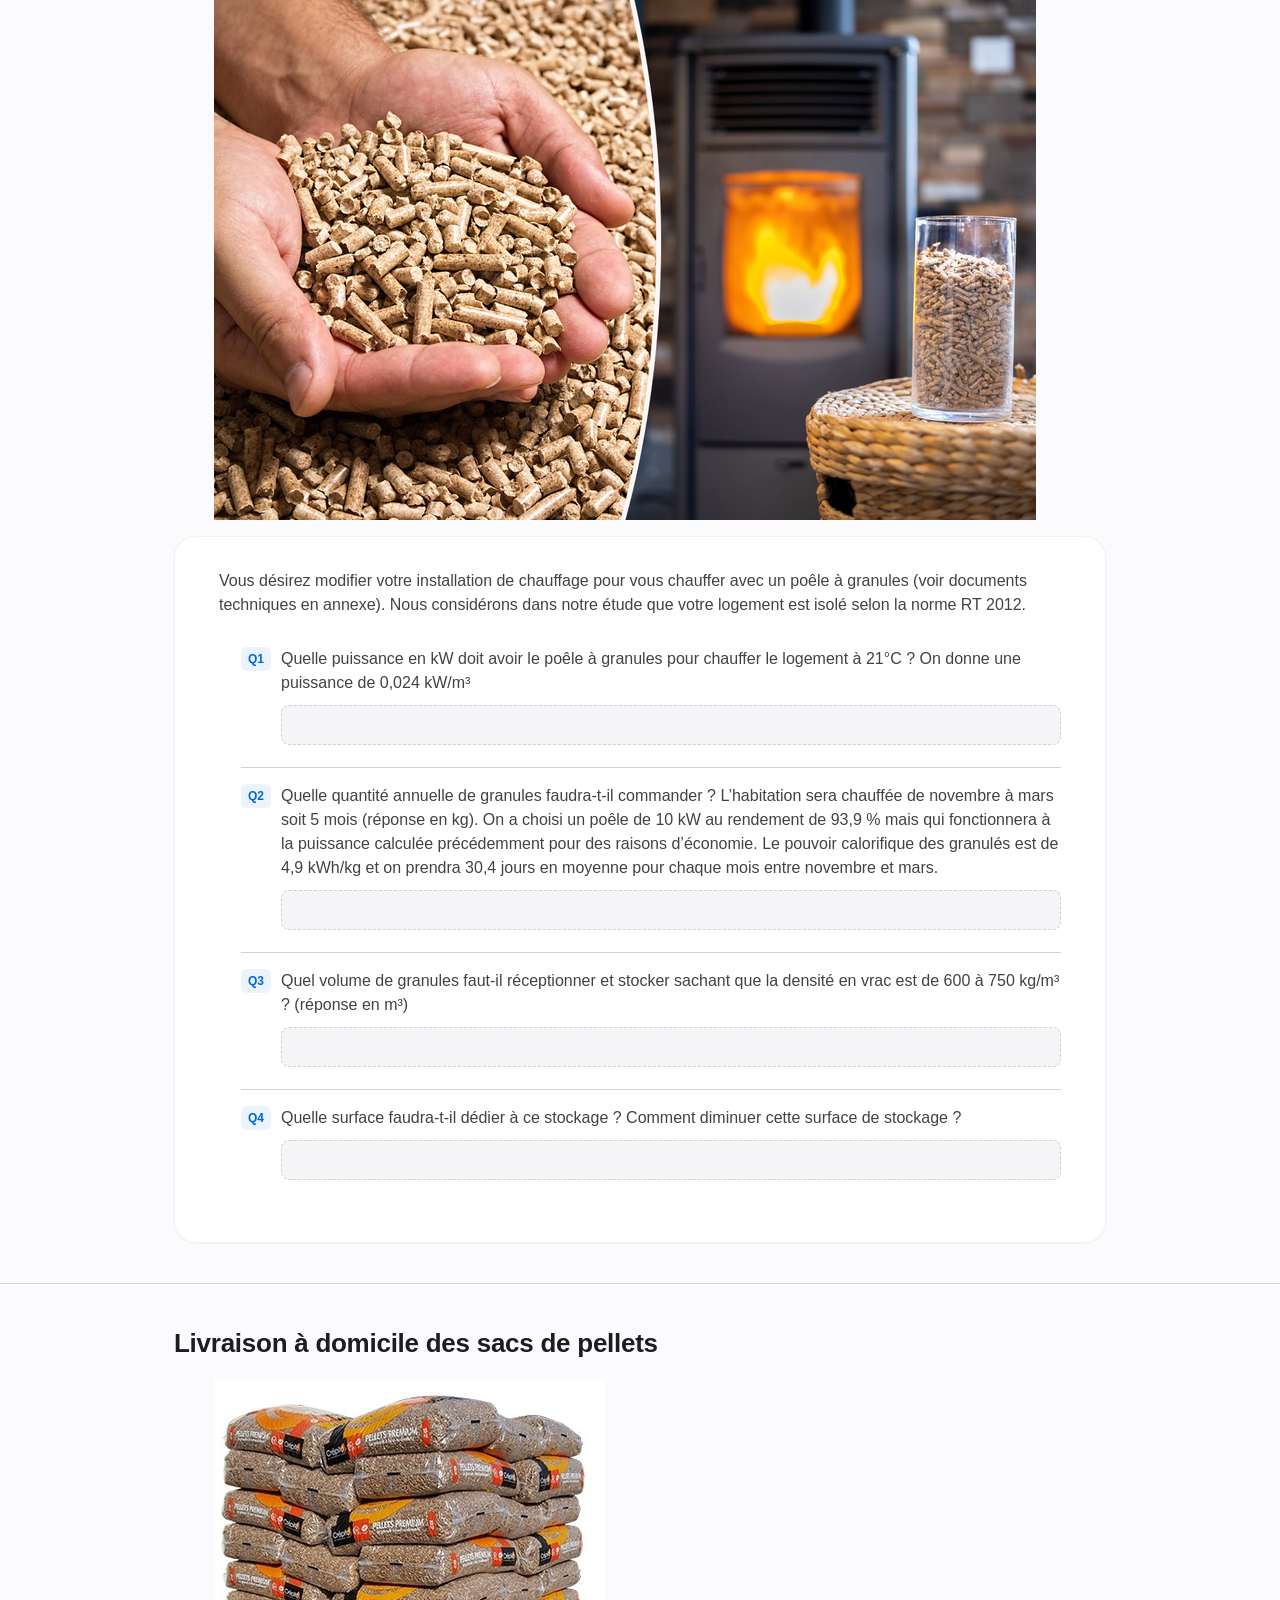
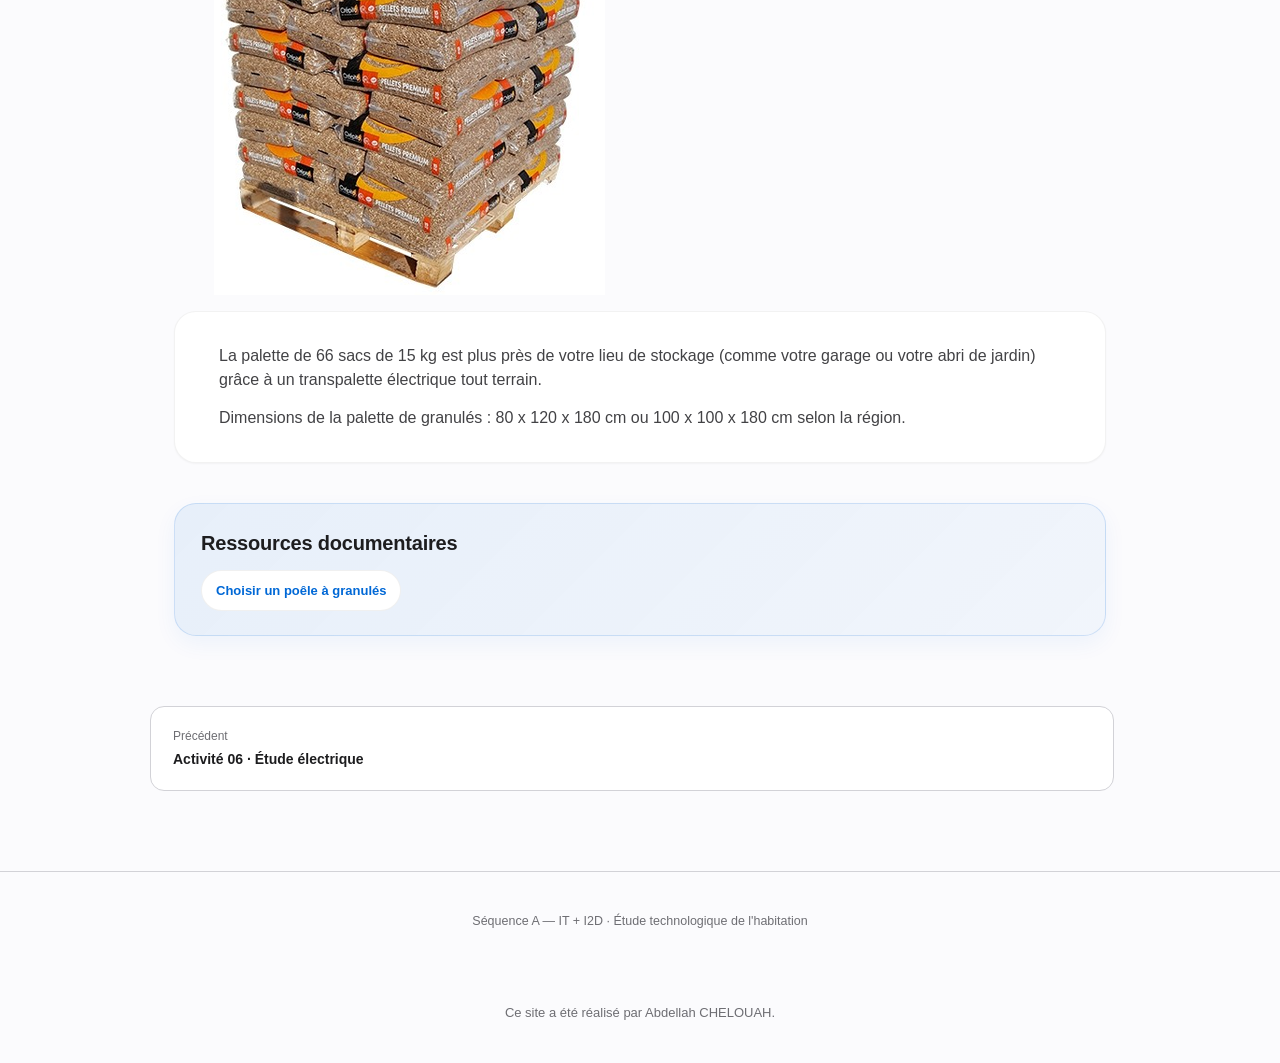
<file: pages-web/activite-07.html>
<!DOCTYPE html>
<html lang="fr">
<head>
<meta charset="UTF-8">
<meta name="viewport" content="width=device-width, initial-scale=1.0">
<title>Activité 07 — Étude thermique</title>
<link rel="stylesheet" href="../css/style.css">
</head>
<body>
<nav class="site-nav">
  <div class="wrap">
    <a class="brand" href="../index.html">Étude de mon <span>habitation</span></a>
    <ul class="nav-links">
        <li><a href="../index.html">Accueil</a></li>
        <li><a href="activite-00.html">00 · Recherche</a></li>
        <li><a href="activite-01.html">01 · Croquis</a></li>
        <li><a href="activite-02.html">02 · Relevés</a></li>
        <li><a href="activite-02-dossier.html">02 · Dossier</a></li>
        <li><a href="activite-03.html">03 · Plan</a></li>
        <li><a href="activite-04.html">04 · DPE</a></li>
        <li><a href="activite-05.html">05 · ECS</a></li>
        <li><a href="activite-06.html">06 · Électrique</a></li>
        <li><a href="activite-07.html" class="active">07 · Thermique</a></li>
        <li><a href="activite-08.html">08 · Rendu final</a></li>
        <li><a href="fiche-outils-word.html">🛠 Word</a></li>
        <li><a href="fiche-outils-excel.html">🛠 Excel</a></li>
    </ul>
  </div>
</nav>
<header class="hero">
  <div class="wrap hero-header">
    <div class="hero-copy">
      <div class="eyebrow"><span class="num">07</span> Séquence A · Activité 07</div>
      <h1>Étude thermique</h1>
      <p class="subtitle">Étudier le vitrage et l’isolation de votre habitation, puis dimensionner un poêle à granules.</p>
    </div>
    <div style="display:flex; align-items:center; gap:12px; margin-left:auto;">
      <img src="images/logo-it.png" alt="Logo IT" style="height:180px; width:auto; display:block; object-fit:contain;">
      <img class="hero-logo" src="images/logo_lycee.png" alt="Logo du lycée">
    </div>
  </div>
</header><section class="block">
  <div class="wrap">

<figure>
<img src="images/thermique.png" alt="déperdition thermique - image infrarouge" style="max-width:550px;">
</figure>    
    <h2>Le programme d’IT-I2D</h2>
    
    <div class="card">
<span class="obj-tag">Objectif : Dimension socio-culturelle</span>
<p><strong>O1</strong> - Caractériser des produits ou des constituants privilégiant un usage raisonné du point de vue développement durable.</p>
<p><strong>CO1.1.</strong> Justifier les choix des structures matérielles et/ou logicielles d’un produit, identifier les flux mis en œuvre dans une approche de développement durable.</p>
<h3>Connaissances associées</h3>
<ul>
<li>1.5. Approche environnementale</li>
<li>1.5.3. Utilisation raisonnée des ressources : Propriétés physico-chimiques, mécaniques et thermiques des matériaux.</li>
</ul>
<span class="obj-tag">Objectif : Dimension scientifique et technique</span>
<p><strong>O3</strong> - Analyser l’organisation fonctionnelle et structurelle d’un produit.</p>
<p><strong>CO3.4.</strong> Identifier et caractériser des solutions techniques.</p>
<h3>Connaissances associées</h3>
<ul>
<li>2.2. Approche fonctionnelle et structurelle des ossatures et des enveloppes</li>
<li>2.2.1. Typologie des enveloppes.</li>
<li>4.3.3. Efficacité énergétique passive et active d’un produit : Enveloppe du bâtiment, isolation.</li>
</ul>
<h3>Ressources</h3>
<p>Utilisation des fiches-outil du dossier « Fiche outils Logiciels » : « Fiche outils Excel » et « Fiche Outils Sketchup - Dessiner un mur »</p>
<p>Utilisation des fiches-outil du dossier « Fiche outils Habitation » : « Comment choisir son poêle à granules »</p>
<div class="chips">
<span class="chip"><a href="fiche-outils-excel.html">Fiche outils Excel</a></span>
<span class="chip">Fiche Outils Sketchup — Dessiner un mur</span>
<span class="chip">Comment choisir son poêle à granules</span>
</div>
</div>
  </div>
</section><section class="block">
  <div class="wrap">
    <h2>Vos informations</h2>
    <p class="lede">Vous allez avoir besoin des informations de votre habitation suivantes :</p>
    <div class="card">
<ul>
<li>Type de chauffage (électrique, gaz ou autre)</li>
<li>Vitrages (simple, double ou autre)</li>
<li>Structure et isolation des murs, plafonds et sols (avec les épaisseurs)</li>
<li>Le tableau Excel des surfaces et volumes.</li>
</ul>
</div>
  </div>
</section><section class="block">
  <div class="wrap">
    <h2>Étude sur le vitrage</h2>
    
    <div class="card">
<div class="callout">
Pour comparer différents vitrages au niveau thermique, on utilise un paramètre que l’on nomme la <strong>conductivité thermique du vitrage U<sub>G</sub></strong> (G pour glass). Son unité est le <strong>W/(m².K)</strong>.<br><br>
Cette conductivité mesure la quantité d’énergie perdue qui traverse le vitrage. Plus le chiffre est grand, plus on perd de l’énergie et donc moins le vitrage est performant au niveau thermique.<br><br>
<em>Remarque : il n’y a pas que ce paramètre à prendre en compte dans le choix des fenêtres car le châssis joue lui aussi, mais nous le verrons plus tard…</em>
</div>
<figure>
<img src="images/07/vitrage-coupe.jpg" alt="Coupe d’un profil de fenêtre double vitrage" style="max-width:280px;">
</figure>
<p><strong>Q1 :</strong> à l’aide d’Internet, trouvez 3 types de vitrages différents. Insérez les photos, noms et U<sub>G</sub> ci-dessous en les classant du moins isolant au plus isolant.</p>
<div class="table-wrap">
<table>
<thead><tr><th>Moins isolant → Plus isolant</th><th></th><th></th></tr></thead>
<tbody>
<tr><td>Nom : </td><td class="empty">—</td><td class="empty">—</td></tr>
<tr><td>Photo : </td><td class="empty">—</td><td class="empty">—</td></tr>
<tr><td>U<sub>G</sub> (W/(m².K)) : </td><td class="empty">—</td><td class="empty">—</td></tr>
</tbody>

</table>
</div>
<p><strong>Q2 :</strong> d’après vos recherches, concluez sur l’efficacité thermique de vos vitrages.</p>
<div class="answer-box"></div>
</div>
  </div>
</section><section class="block">
  <div class="wrap">
    <h2>Étude sur l’isolation</h2>
    
    <div class="card">
<div class="callout">
Pour connaître l’efficacité énergétique d’un matériau on calcule sa <strong>résistance thermique R</strong> dont l’unité est en <strong>m².K/W</strong>.<br><br>
Le calcul de cette résistance est donné par la formule <strong>R = e/λ</strong><br>
<strong>e</strong> est l’épaisseur du matériau en <strong>m</strong>.<br>
<strong>λ</strong> est la conductivité thermique du matériau en <strong>W/(m.K)</strong><br><br>
Plus on augmente l’épaisseur et plus la résistance est haute. Par contre plus on prend un matériau au λ bas et plus la résistance est haute.<br><br>
Pour calculer la résistance thermique totale d’un mur composé de plusieurs matériaux, il suffit d’<strong>ajouter</strong> la résistance thermique des matériaux. Ainsi si nous avons un mur en brique avec de la laine de verre, la résistance du mur sera égale à : R<sub>mur</sub> = R<sub>brique</sub> + R<sub>isolant</sub><br><br>
<em>Remarque : un mur est plus complexe que seulement une structure + une isolation. Il existe diverses couches qui seront vues plus tard…</em>
</div>
<figure>
<img src="images/07/isolation-laine-verre.jpg" alt="Pose d’un isolant en laine de verre sur un mur en brique" style="max-width:320px;">
</figure>
<p><strong>Q3 :</strong> à l’aide du logiciel Sketchup (installé ou en ligne), dessinez 1 m² de votre mur (porteur + isolant). La fiche-outil « Fiche Outils Sketchup - Dessiner un mur » vous montre ce qu’on attend de vous. Dans le cadre ci-dessous, remplacez l’image exemple par votre mur.</p>
<p>Calculez la résistance thermique de votre mur grâce aux formules. Recherchez les conductivités thermiques de vos matériaux par exemple sur un site spécialisé ou en tapant « conductivité thermique nomdumatériau » sous Google.</p>
<div class="table-wrap">
<table>
<thead><tr><th>Nom du matériau</th><th>Conductivité thermique W/(m.K)</th><th>Épaisseur m</th><th>Résistance thermique m².K/W</th></tr></thead>
<tbody>
<tr><td class="empty">—</td><td class="empty">—</td><td class="empty">—</td><td class="empty">—</td></tr>
<tr><td class="empty">—</td><td class="empty">—</td><td class="empty">—</td><td class="empty">—</td></tr>
</tbody>
<tfoot><tr><td>Résistance totale du mur (m².K/W) :</td><td></td><td></td><td></td></tr></tfoot>
</table>
</div>
<figure>
<img src="images/07/exemple-mur-sketchup.jpg" alt="Exemple de mur dessiné sous Sketchup (mur en brique et isolant, coupe 3D)" style="max-width:340px;">
<figcaption>Exemple fourni dans le sujet — à supprimer et remplacer par votre propre mur.</figcaption>
</figure>
</div>
  </div>
</section><section class="block">
  <div class="wrap">
    <h2>Q4 — Plafond et plancher bas</h2>
    <p class="lede">Calculez la résistance thermique de votre plafond et de votre sol grâce aux formules. Recherchez les conductivités thermiques de vos matériaux par exemple sur un site spécialisé ou en tapant « conductivité thermique nomdumatériau » sous Google.</p>
    <div class="card">
<h3>Pour le plafond :</h3>
<div class="table-wrap">
<table>
<thead><tr><th>Nom du matériau du plafond</th><th>Conductivité thermique W/(m.K)</th><th>Épaisseur m</th><th>Résistance thermique m².K/W</th></tr></thead>
<tbody>
<tr><td class="empty">—</td><td class="empty">—</td><td class="empty">—</td><td class="empty">—</td></tr>
<tr><td class="empty">—</td><td class="empty">—</td><td class="empty">—</td><td class="empty">—</td></tr>
</tbody>
<tfoot><tr><td>Résistance totale du plafond (m².K/W) :</td><td></td><td></td><td></td></tr></tfoot>
</table>
</div>
<h3>Pour le sol (plancher bas) :</h3>
<div class="table-wrap">
<table>
<thead><tr><th>Nom du matériau du sol</th><th>Conductivité thermique W/(m.K)</th><th>Épaisseur m</th><th>Résistance thermique m².K/W</th></tr></thead>
<tbody>
<tr><td class="empty">—</td><td class="empty">—</td><td class="empty">—</td><td class="empty">—</td></tr>
<tr><td class="empty">—</td><td class="empty">—</td><td class="empty">—</td><td class="empty">—</td></tr>
</tbody>
<tfoot><tr><td>Résistance totale du sol (m².K/W) :</td><td></td><td></td><td></td></tr></tfoot>
</table>
</div>
<p style="margin-top:24px;">D’après l’ADEME, les exigences de la RT2012 en rénovation sont les suivantes :</p>
<figure>
<img src="images/07/tableau-rt2012.png" alt="Tableau ADEME des zones climatiques et résistances thermiques minimales RT2012 (valables du 1er janvier 2018 au 31 décembre 2022)">
</figure>
<p><strong>Q5 :</strong> d’après vos résultats et le tableau ci-dessus, concluez quant à l’efficacité de vos murs, plafonds et plancher bas.</p>
<div class="answer-box"></div>
</div>
  </div>
</section><section class="block">
  <div class="wrap">
    <h2>Modification du chauffage</h2>
<figure>
<img src="images/poele-granule.png" alt="Poêle à granules">
</figure>    
    <div class="card">
<p>Vous désirez modifier votre installation de chauffage pour vous chauffer avec un poêle à granules (voir documents techniques en annexe). Nous considérons dans notre étude que votre logement est isolé selon la norme RT 2012.</p>
<ul class="qa">
<li>Quelle puissance en kW doit avoir le poêle à granules pour chauffer le logement à 21°C ? On donne une puissance de 0,024 kW/m³<div class="answer-box"></div></li>
<li>Quelle quantité annuelle de granules faudra-t-il commander ? L’habitation sera chauffée de novembre à mars soit 5 mois (réponse en kg). On a choisi un poêle de 10 kW au rendement de 93,9 % mais qui fonctionnera à la puissance calculée précédemment pour des raisons d’économie. Le pouvoir calorifique des granulés est de 4,9 kWh/kg et on prendra 30,4 jours en moyenne pour chaque mois entre novembre et mars.<div class="answer-box"></div></li>
<li>Quel volume de granules faut-il réceptionner et stocker sachant que la densité en vrac est de 600 à 750 kg/m³ ? (réponse en m³)<div class="answer-box"></div></li>
<li>Quelle surface faudra-t-il dédier à ce stockage ? Comment diminuer cette surface de stockage ?<div class="answer-box"></div></li>
</ul>
</div>
  </div>
</section><section class="block">
  <div class="wrap">
    <h2>Livraison à domicile des sacs de pellets</h2>
<figure>
<img src="images/palettes.png" alt="Palette de granulés">
</figure>    

    <div class="card">
<p>La palette de 66 sacs de 15 kg est plus près de votre lieu de stockage (comme votre garage ou votre abri de jardin) grâce à un transpalette électrique tout terrain.</p>
<p>Dimensions de la palette de granulés : 80 x 120 x 180 cm ou 100 x 100 x 180 cm selon la région.</p>
</div>
  </div>
</section>
<section class="resource-banner">
  <div class="inner">
    <h3>Ressources documentaires</h3>
    <div class="resource-links">
      <a href="../ressources/Choisir%20un%20poele%20a%20granules.pdf" target="_blank" rel="noopener">Choisir un poêle à granulés</a>
    </div>
  </div>
</section>
<div class="page-nav wrap"><a class="prev" href="activite-06.html"><span class="dir">Précédent</span><span class="ttl">Activité 06 · Étude électrique</span></a><span></span></div>
<footer class="site-footer">
  <div class="wrap">Séquence A — IT&nbsp;+&nbsp;I2D · Étude technologique de l'habitation</div>
</footer>
</footer>
<p class="site-credit">Ce site a été réalisé par Abdellah CHELOUAH.</p>
</body>
</html>
</file>
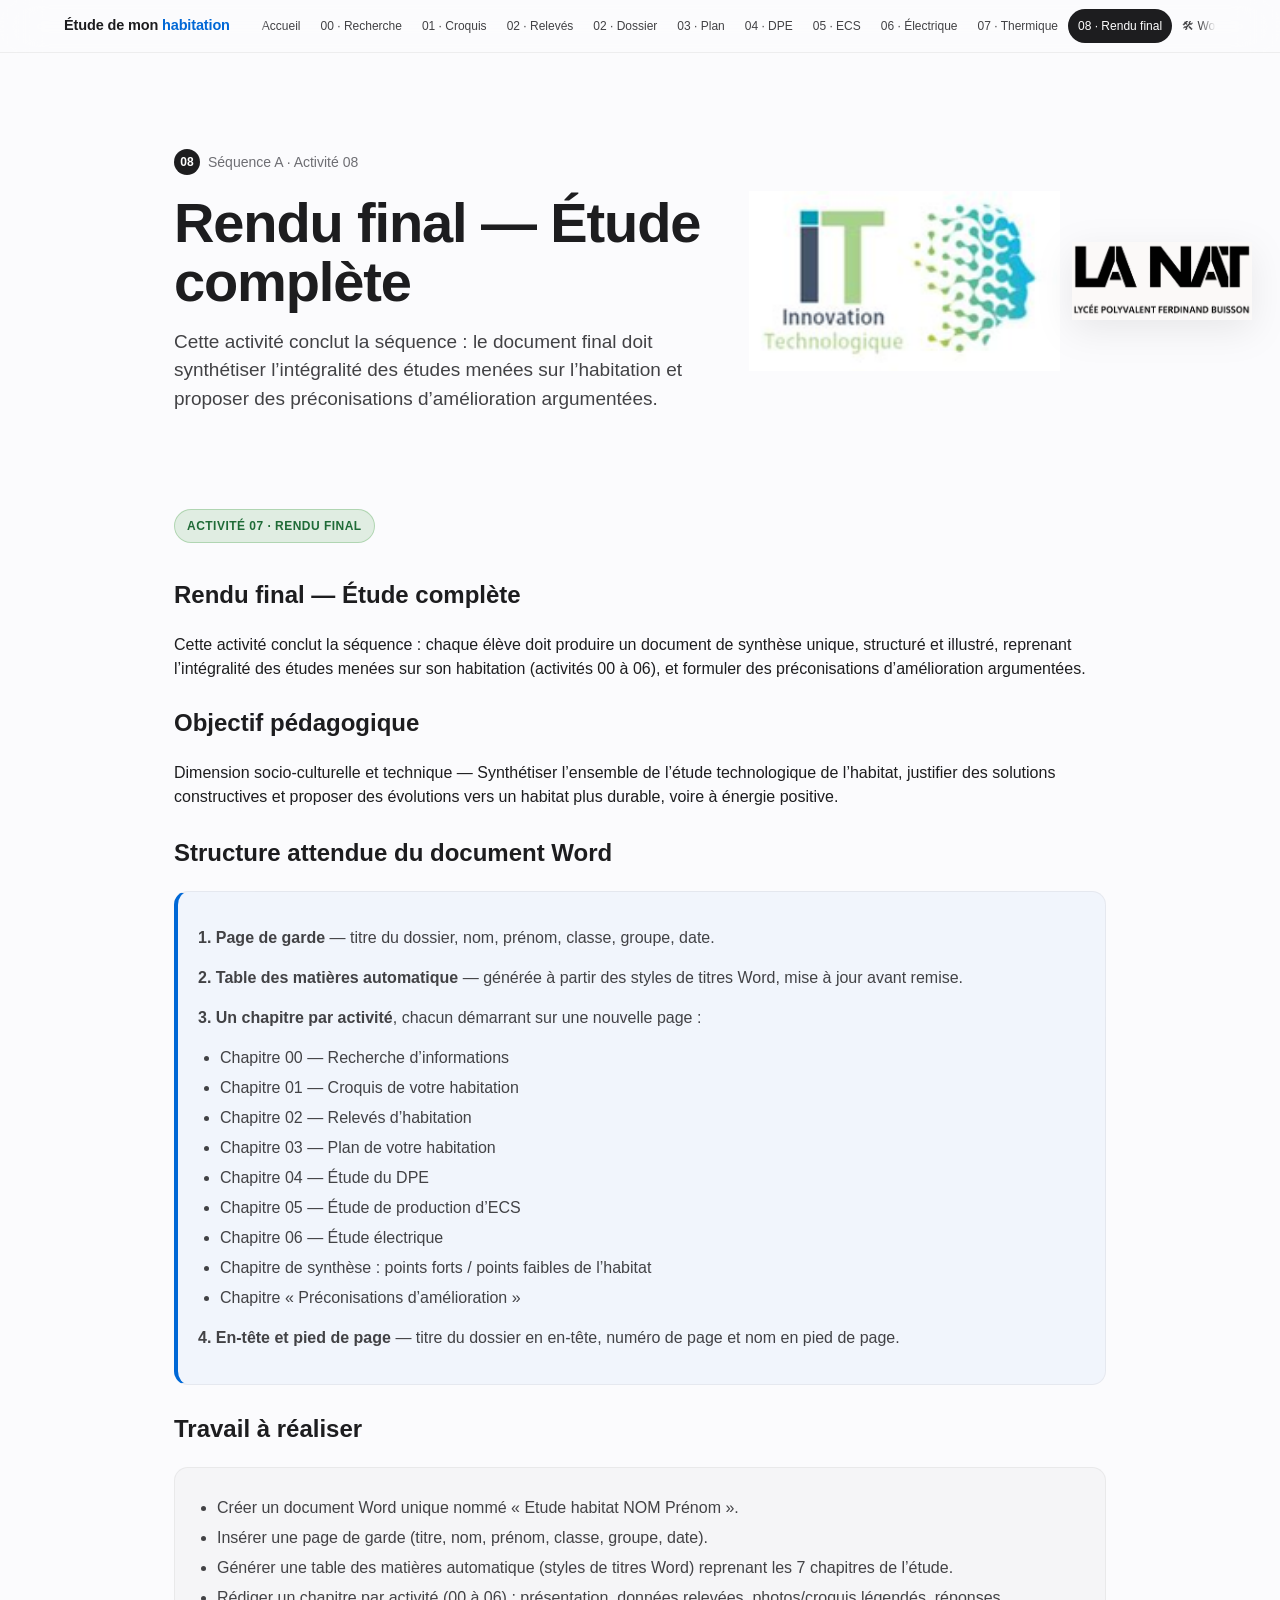
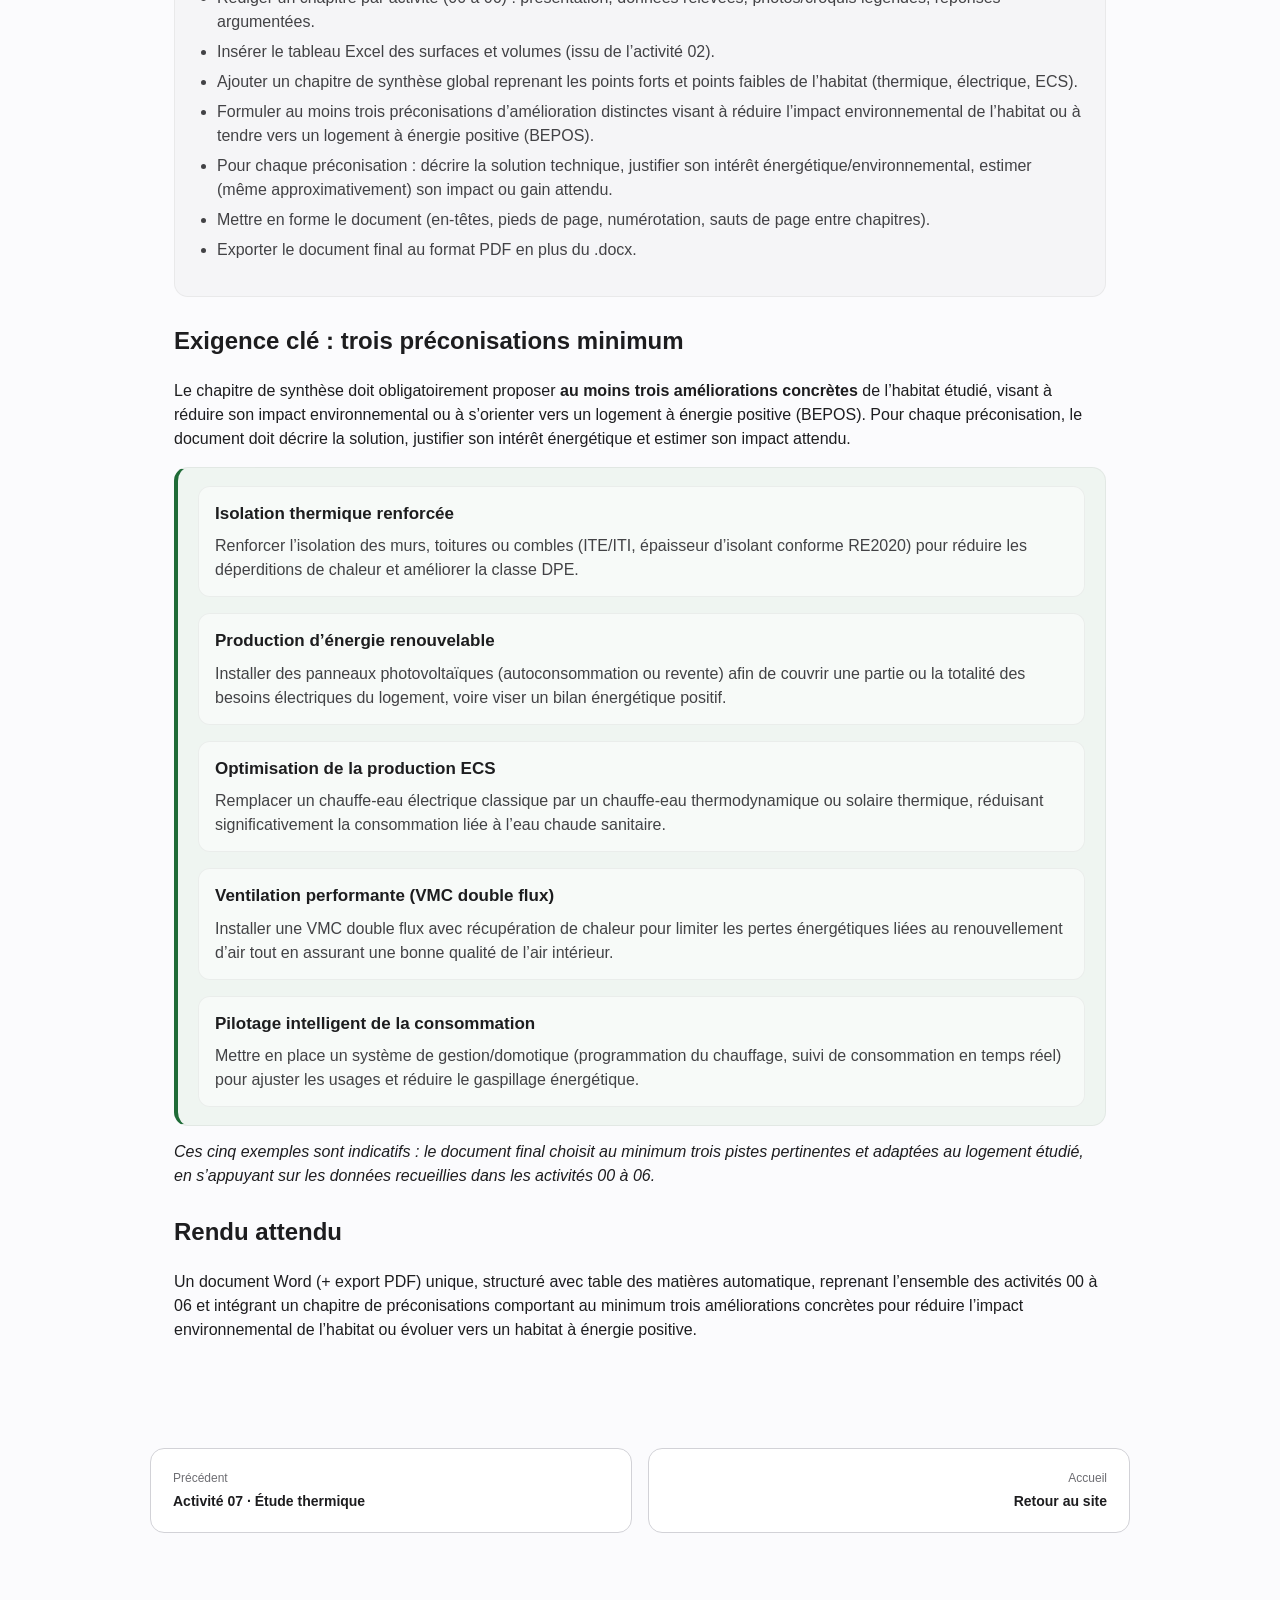
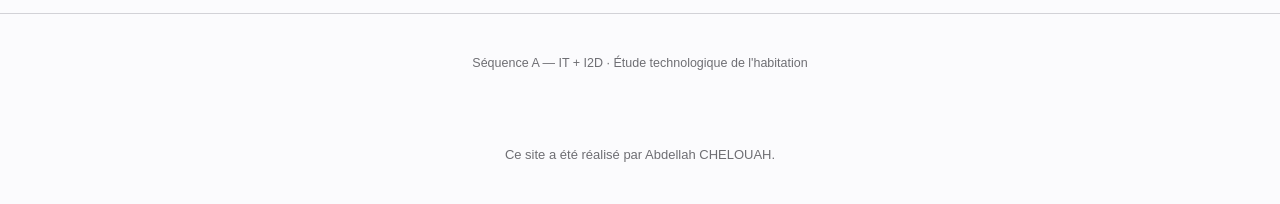
<file: pages-web/activite-08.html>
<!DOCTYPE html>
<html lang="fr">
<head>
<meta charset="UTF-8">
<meta name="viewport" content="width=device-width, initial-scale=1.0">
<title>Activité 08 — Rendu final</title>
<link rel="stylesheet" href="../css/style.css">
<style>
  .page-hero {
    margin: 0 0 24px;
  }

  .tag {
    display: inline-block;
    padding: 7px 12px;
    border-radius: 999px;
    font-size: 12px;
    font-weight: 700;
    text-transform: uppercase;
    letter-spacing: 0.04em;
    margin-bottom: 14px;
  }

  .tag.green {
    background: rgba(34, 139, 34, 0.12);
    color: #1f6b37;
    border: 1px solid rgba(34, 139, 34, 0.25);
  }

  .section {
    margin: 0 0 26px;
  }

  .box {
    background: var(--bg-alt);
    border: 1px solid rgba(0,0,0,0.05);
    border-radius: var(--radius-m);
    padding: 18px 20px;
    color: var(--ink-soft);
  }

  .box.accent {
    border-left: 4px solid var(--accent);
    background: rgba(0, 104, 214, 0.04);
  }

  .box.green {
    border-left: 4px solid #1f6b37;
    background: rgba(34, 139, 34, 0.05);
    display: grid;
    gap: 16px;
  }

  .improvement {
    padding: 14px 16px;
    background: rgba(255,255,255,0.5);
    border: 1px solid rgba(0,0,0,0.05);
    border-radius: 12px;
  }

  .improvement h4 {
    margin: 0 0 8px;
    color: var(--ink);
    font-size: 17px;
  }

  .improvement p {
    margin: 0;
    color: var(--ink-soft);
  }

  .section ul {
    margin-top: 10px;
    padding-left: 22px;
    color: var(--ink-soft);
  }

  .section li {
    margin-bottom: 6px;
  }
</style>
</head>
<body>
<nav class="site-nav">
  <div class="wrap">
    <a class="brand" href="../index.html">Étude de mon <span>habitation</span></a>
    <ul class="nav-links">
      <li><a href="../index.html">Accueil</a></li>
      <li><a href="activite-00.html">00 · Recherche</a></li>
      <li><a href="activite-01.html">01 · Croquis</a></li>
      <li><a href="activite-02.html">02 · Relevés</a></li>
      <li><a href="activite-02-dossier.html">02 · Dossier</a></li>
      <li><a href="activite-03.html">03 · Plan</a></li>
      <li><a href="activite-04.html">04 · DPE</a></li>
      <li><a href="activite-05.html">05 · ECS</a></li>
      <li><a href="activite-06.html">06 · Électrique</a></li>
      <li><a href="activite-07.html">07 · Thermique</a></li>
      <li><a href="activite-08.html" class="active">08 · Rendu final</a></li>
      <li><a href="fiche-outils-word.html">🛠 Word</a></li>
      <li><a href="fiche-outils-excel.html">🛠 Excel</a></li>
    </ul>
  </div>
</nav>

<header class="hero">
  <div class="wrap hero-header">
    <div class="hero-copy">
      <div class="eyebrow"><span class="num">08</span> Séquence A · Activité 08</div>
      <h1>Rendu final — Étude complète</h1>
      <p class="subtitle">Cette activité conclut la séquence : le document final doit synthétiser l’intégralité des études menées sur l’habitation et proposer des préconisations d’amélioration argumentées.</p>
    </div>
    <div style="display:flex; align-items:center; gap:12px; margin-left:auto;">
      <img src="images/logo-it.png" alt="Logo IT" style="height:180px; width:auto; display:block; object-fit:contain;">
      <img class="hero-logo" src="images/logo_lycee.png" alt="Logo du lycée">
    </div>
  </div>
</header>

<section class="block">
  <div class="wrap">
    <div class="page-hero">
      <span class="tag green">Activité 07 · Rendu final</span>
      <h1>Rendu final — Étude complète</h1>
      <p>Cette activité conclut la séquence : chaque élève doit produire un document de synthèse unique, structuré et illustré, reprenant l’intégralité des études menées sur son habitation (activités 00 à 06), et formuler des préconisations d’amélioration argumentées.</p>
    </div>

    <div class="section">
      <h2>Objectif pédagogique</h2>
      <p>Dimension socio-culturelle et technique — Synthétiser l’ensemble de l’étude technologique de l’habitat, justifier des solutions constructives et proposer des évolutions vers un habitat plus durable, voire à énergie positive.</p>
    </div>

    <div class="section">
      <h2>Structure attendue du document Word</h2>
      <div class="box accent">
        <p><strong>1. Page de garde</strong> — titre du dossier, nom, prénom, classe, groupe, date.</p>
        <p><strong>2. Table des matières automatique</strong> — générée à partir des styles de titres Word, mise à jour avant remise.</p>
        <p><strong>3. Un chapitre par activité</strong>, chacun démarrant sur une nouvelle page :</p>
        <ul>
          <li>Chapitre 00 — Recherche d’informations</li>
          <li>Chapitre 01 — Croquis de votre habitation</li>
          <li>Chapitre 02 — Relevés d’habitation</li>
          <li>Chapitre 03 — Plan de votre habitation</li>
          <li>Chapitre 04 — Étude du DPE</li>
          <li>Chapitre 05 — Étude de production d’ECS</li>
          <li>Chapitre 06 — Étude électrique</li>
          <li>Chapitre de synthèse : points forts / points faibles de l’habitat</li>
          <li>Chapitre « Préconisations d’amélioration »</li>
        </ul>
        <p><strong>4. En-tête et pied de page</strong> — titre du dossier en en-tête, numéro de page et nom en pied de page.</p>
      </div>
    </div>

    <div class="section">
      <h2>Travail à réaliser</h2>
      <div class="box">
        <ul>
          <li>Créer un document Word unique nommé « Etude habitat NOM Prénom ».</li>
          <li>Insérer une page de garde (titre, nom, prénom, classe, groupe, date).</li>
          <li>Générer une table des matières automatique (styles de titres Word) reprenant les 7 chapitres de l’étude.</li>
          <li>Rédiger un chapitre par activité (00 à 06) : présentation, données relevées, photos/croquis légendés, réponses argumentées.</li>
          <li>Insérer le tableau Excel des surfaces et volumes (issu de l’activité 02).</li>
          <li>Ajouter un chapitre de synthèse global reprenant les points forts et points faibles de l’habitat (thermique, électrique, ECS).</li>
          <li>Formuler au moins trois préconisations d’amélioration distinctes visant à réduire l’impact environnemental de l’habitat ou à tendre vers un logement à énergie positive (BEPOS).</li>
          <li>Pour chaque préconisation : décrire la solution technique, justifier son intérêt énergétique/environnemental, estimer (même approximativement) son impact ou gain attendu.</li>
          <li>Mettre en forme le document (en-têtes, pieds de page, numérotation, sauts de page entre chapitres).</li>
          <li>Exporter le document final au format PDF en plus du .docx.</li>
        </ul>
      </div>
    </div>

    <div class="section">
      <h2>Exigence clé : trois préconisations minimum</h2>
      <p>Le chapitre de synthèse doit obligatoirement proposer <strong>au moins trois améliorations concrètes</strong> de l’habitat étudié, visant à réduire son impact environnemental ou à s’orienter vers un logement à énergie positive (BEPOS). Pour chaque préconisation, le document doit décrire la solution, justifier son intérêt énergétique et estimer son impact attendu.</p>
      <div class="box green">
        <div class="improvement">
          <h4>Isolation thermique renforcée</h4>
          <p>Renforcer l’isolation des murs, toitures ou combles (ITE/ITI, épaisseur d’isolant conforme RE2020) pour réduire les déperditions de chaleur et améliorer la classe DPE.</p>
        </div>
        <div class="improvement">
          <h4>Production d’énergie renouvelable</h4>
          <p>Installer des panneaux photovoltaïques (autoconsommation ou revente) afin de couvrir une partie ou la totalité des besoins électriques du logement, voire viser un bilan énergétique positif.</p>
        </div>
        <div class="improvement">
          <h4>Optimisation de la production ECS</h4>
          <p>Remplacer un chauffe-eau électrique classique par un chauffe-eau thermodynamique ou solaire thermique, réduisant significativement la consommation liée à l’eau chaude sanitaire.</p>
        </div>
        <div class="improvement">
          <h4>Ventilation performante (VMC double flux)</h4>
          <p>Installer une VMC double flux avec récupération de chaleur pour limiter les pertes énergétiques liées au renouvellement d’air tout en assurant une bonne qualité de l’air intérieur.</p>
        </div>
        <div class="improvement">
          <h4>Pilotage intelligent de la consommation</h4>
          <p>Mettre en place un système de gestion/domotique (programmation du chauffage, suivi de consommation en temps réel) pour ajuster les usages et réduire le gaspillage énergétique.</p>
        </div>
      </div>
      <p style="margin-top:14px;"><em>Ces cinq exemples sont indicatifs : le document final choisit au minimum trois pistes pertinentes et adaptées au logement étudié, en s’appuyant sur les données recueillies dans les activités 00 à 06.</em></p>
    </div>

    <div class="section">
      <h2>Rendu attendu</h2>
      <p>Un document Word (+ export PDF) unique, structuré avec table des matières automatique, reprenant l’ensemble des activités 00 à 06 et intégrant un chapitre de préconisations comportant au minimum trois améliorations concrètes pour réduire l’impact environnemental de l’habitat ou évoluer vers un habitat à énergie positive.</p>
    </div>
  </div>
</section>

<div class="page-nav wrap">
  <a class="prev" href="activite-07.html"><span class="dir">Précédent</span><span class="ttl">Activité 07 · Étude thermique</span></a>
  <a class="next" href="../index.html"><span class="dir">Accueil</span><span class="ttl">Retour au site</span></a>
</div>

<footer class="site-footer">
  <div class="wrap">Séquence A — IT&nbsp;+&nbsp;I2D · Étude technologique de l'habitation</div>
</footer>
<p class="site-credit">Ce site a été réalisé par Abdellah CHELOUAH.</p>
</body>
</html>
</file>
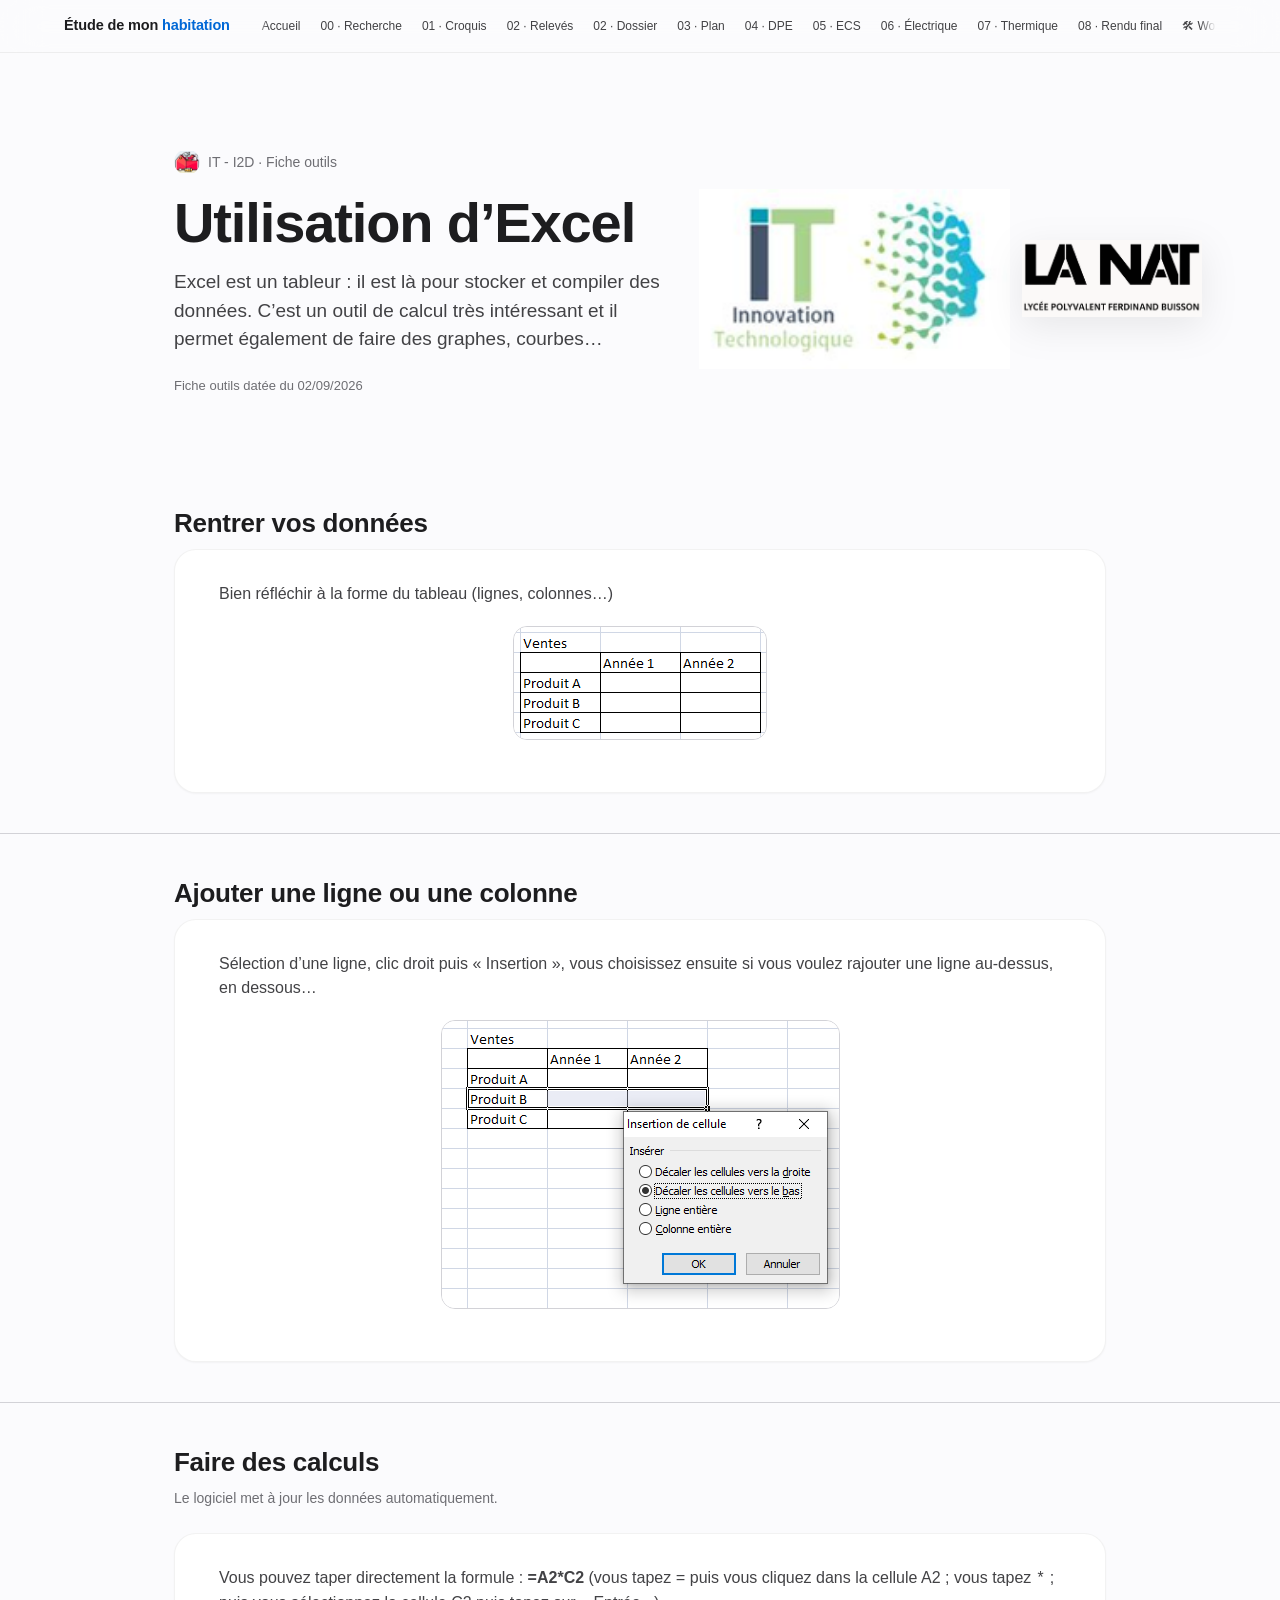
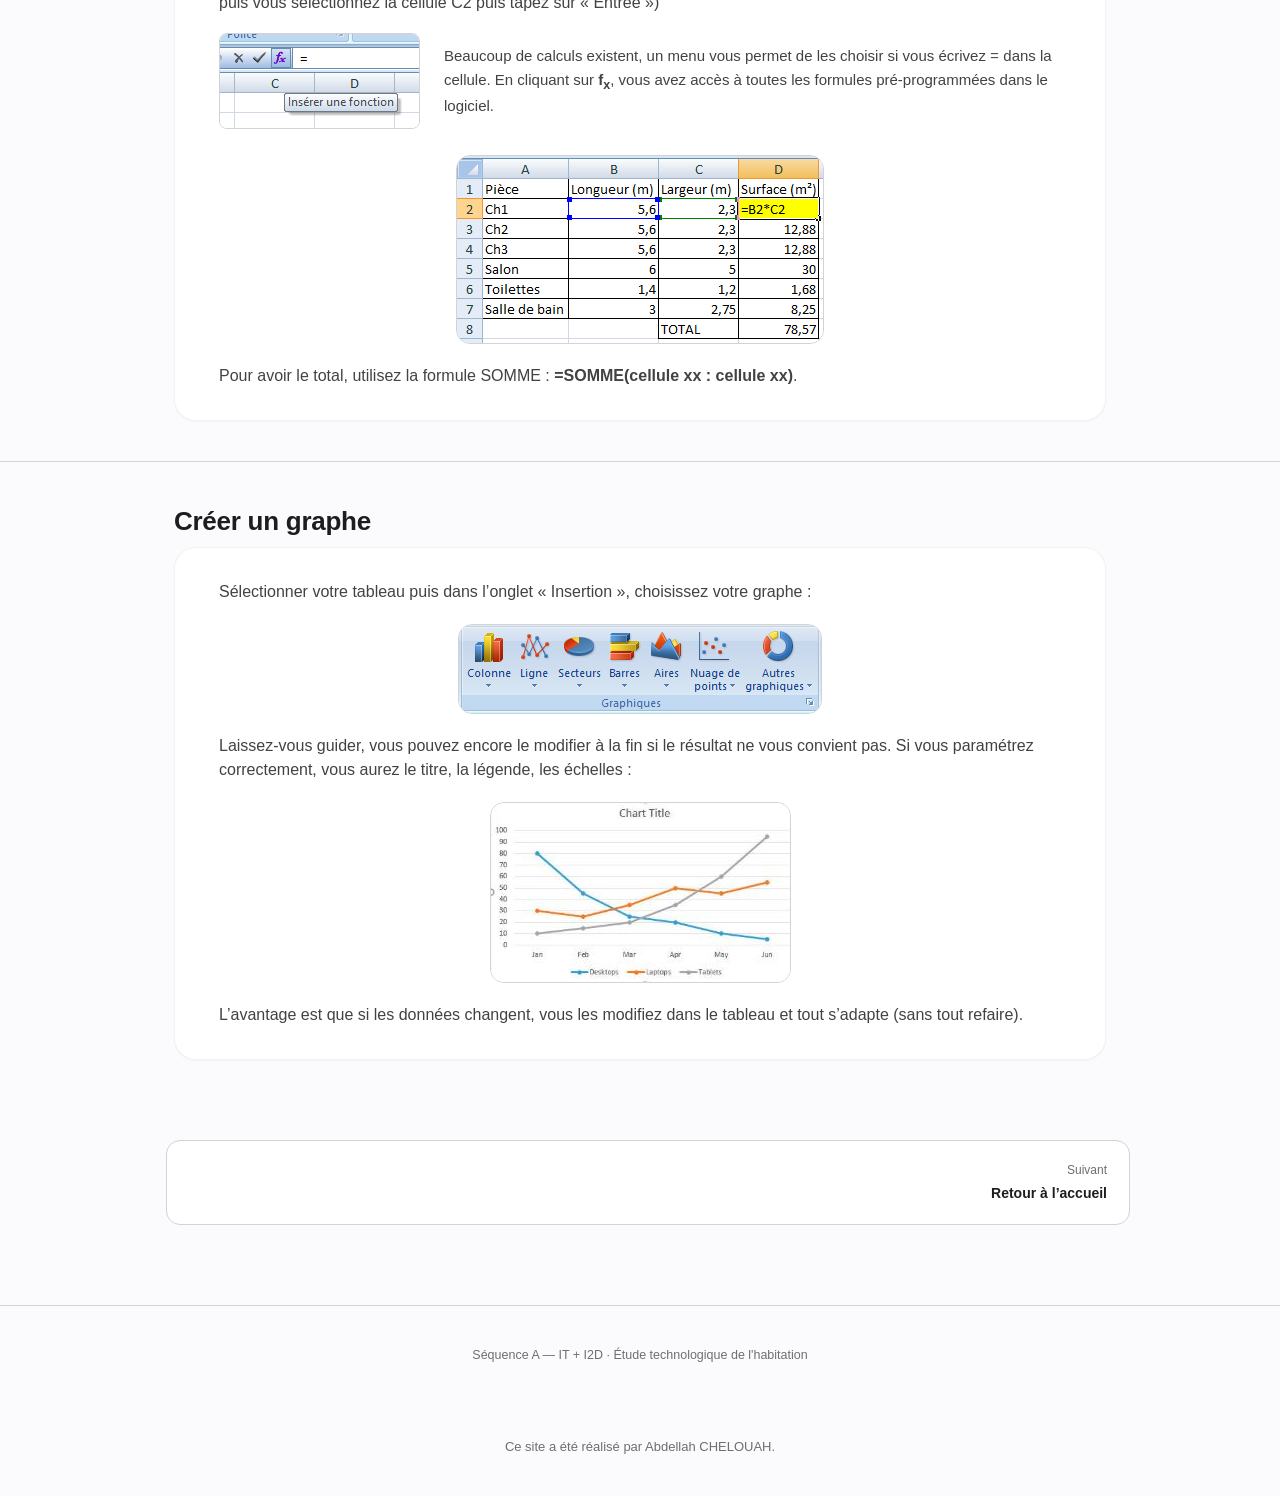
<file: pages-web/fiche-outils-excel.html>
<!DOCTYPE html>
<html lang="fr">
<head>
<meta charset="UTF-8">
<meta name="viewport" content="width=device-width, initial-scale=1.0">
<title>Fiche outils — Utilisation d’Excel</title>
<link rel="stylesheet" href="../css/style.css">
</head>
<body>
<nav class="site-nav">
  <div class="wrap">
    <a class="brand" href="../index.html">Étude de mon <span>habitation</span></a>
    <ul class="nav-links">
        <li><a href="../index.html">Accueil</a></li>
        <li><a href="activite-00.html">00 · Recherche</a></li>
        <li><a href="activite-01.html">01 · Croquis</a></li>
        <li><a href="activite-02.html">02 · Relevés</a></li>
        <li><a href="activite-02-dossier.html">02 · Dossier</a></li>
        <li><a href="activite-03.html">03 · Plan</a></li>
        <li><a href="activite-04.html">04 · DPE</a></li>
        <li><a href="activite-05.html">05 · ECS</a></li>
        <li><a href="activite-06.html">06 · Électrique</a></li>
        <li><a href="activite-07.html">07 · Thermique</a></li>
        <li><a href="activite-08.html">08 · Rendu final</a></li>
        <li><a href="fiche-outils-word.html">🛠 Word</a></li>
        <li><a href="fiche-outils-excel.html" class="active">🛠 Excel</a></li>
    </ul>
  </div>
</nav>
<header class="hero">
  <div class="wrap hero-header">
    <div class="hero-copy">
      <div class="eyebrow"><span class="num icon"><img src="images/outils-excel/icone-boite-outils.png" alt=""></span> IT - I2D · Fiche outils</div>
      <h1>Utilisation d’Excel</h1>
      <p class="subtitle">Excel est un tableur : il est là pour stocker et compiler des données. C’est un outil de calcul très intéressant et il permet également de faire des graphes, courbes…</p>
      <p class="meta">Fiche outils datée du 02/09/2026</p>
    </div>
    <div style="display:flex; align-items:center; gap:12px; margin-left:auto;">
      <img src="images/logo-it.png" alt="Logo IT" style="height:180px; width:auto; display:block; object-fit:contain;">
      <img class="hero-logo" src="images/logo_lycee.png" alt="Logo du lycée">
    </div>
  </div>
</header><section class="block">
  <div class="wrap">
    <h2>Rentrer vos données</h2>
    
    <div class="card">
<p>Bien réfléchir à la forme du tableau (lignes, colonnes…)</p>
<figure><img src="images/outils-excel/tableau-vide-ventes.png" alt="Tableau vide : Ventes, Année 1, Année 2, Produit A/B/C" style="max-width:320px;"></figure>
</div>
  </div>
</section><section class="block">
  <div class="wrap">
    <h2>Ajouter une ligne ou une colonne</h2>
    
    <div class="card">
<p>Sélection d’une ligne, clic droit puis « Insertion », vous choisissez ensuite si vous voulez rajouter une ligne au-dessus, en dessous…</p>
<figure><img src="images/outils-excel/insertion-cellule.png" alt="Boîte de dialogue Insertion de cellule avec les options Décaler les cellules"></figure>
</div>
  </div>
</section><section class="block">
  <div class="wrap">
    <h2>Faire des calculs</h2>
    <p class="lede">Le logiciel met à jour les données automatiquement.</p>
    <div class="card">
<p>Vous pouvez taper directement la formule : <strong>=A2*C2</strong> (vous tapez <code>=</code> puis vous cliquez dans la cellule A2 ; vous tapez <code>*</code> ; puis vous sélectionnez la cellule C2 puis tapez sur « Entrée »)</p>
<div class="side-figure">
<figure><img src="images/outils-excel/inserer-fonction.png" alt="Bouton fx Insérer une fonction dans la barre de formule"></figure>
<p class="note">Beaucoup de calculs existent, un menu vous permet de les choisir si vous écrivez <code>=</code> dans la cellule. En cliquant sur <strong>f<sub>x</sub></strong>, vous avez accès à toutes les formules pré-programmées dans le logiciel.</p>
</div>
<figure style="margin-top:26px;">
<img src="images/outils-excel/tableau-surfaces-formule.png" alt="Tableau Pièce / Longueur / Largeur / Surface avec formule =B2*C2 et total">
</figure>
<p>Pour avoir le total, utilisez la formule SOMME : <strong>=SOMME(cellule xx : cellule xx)</strong>.</p>
</div>
  </div>
</section><section class="block">
  <div class="wrap">
    <h2>Créer un graphe</h2>
    
    <div class="card">
<p>Sélectionner votre tableau puis dans l’onglet « Insertion », choisissez votre graphe :</p>
<figure><img src="images/outils-excel/ruban-graphiques.png" alt="Ruban Insertion, groupe Graphiques : Colonne, Ligne, Secteurs, Barres, Aires, Nuage de points, Autres graphiques"></figure>
<p>Laissez-vous guider, vous pouvez encore le modifier à la fin si le résultat ne vous convient pas. Si vous paramétrez correctement, vous aurez le titre, la légende, les échelles :</p>
<figure><img src="images/outils-excel/exemple-graphe-courbes.jpg" alt="Exemple de graphe en courbes avec titre, légende et échelles" style="max-width:420px;"></figure>
<p>L’avantage est que si les données changent, vous les modifiez dans le tableau et tout s’adapte (sans tout refaire).</p>
</div>
  </div>
</section><div class="page-nav wrap"><span></span><a class="next" href="../index.html"><span class="dir">Suivant</span><span class="ttl">Retour à l’accueil</span></a></div>
<footer class="site-footer">
  <div class="wrap">Séquence A — IT&nbsp;+&nbsp;I2D · Étude technologique de l'habitation</div>
</footer>
</footer>
<p class="site-credit">Ce site a été réalisé par Abdellah CHELOUAH.</p>
</body>
</html>
</file>
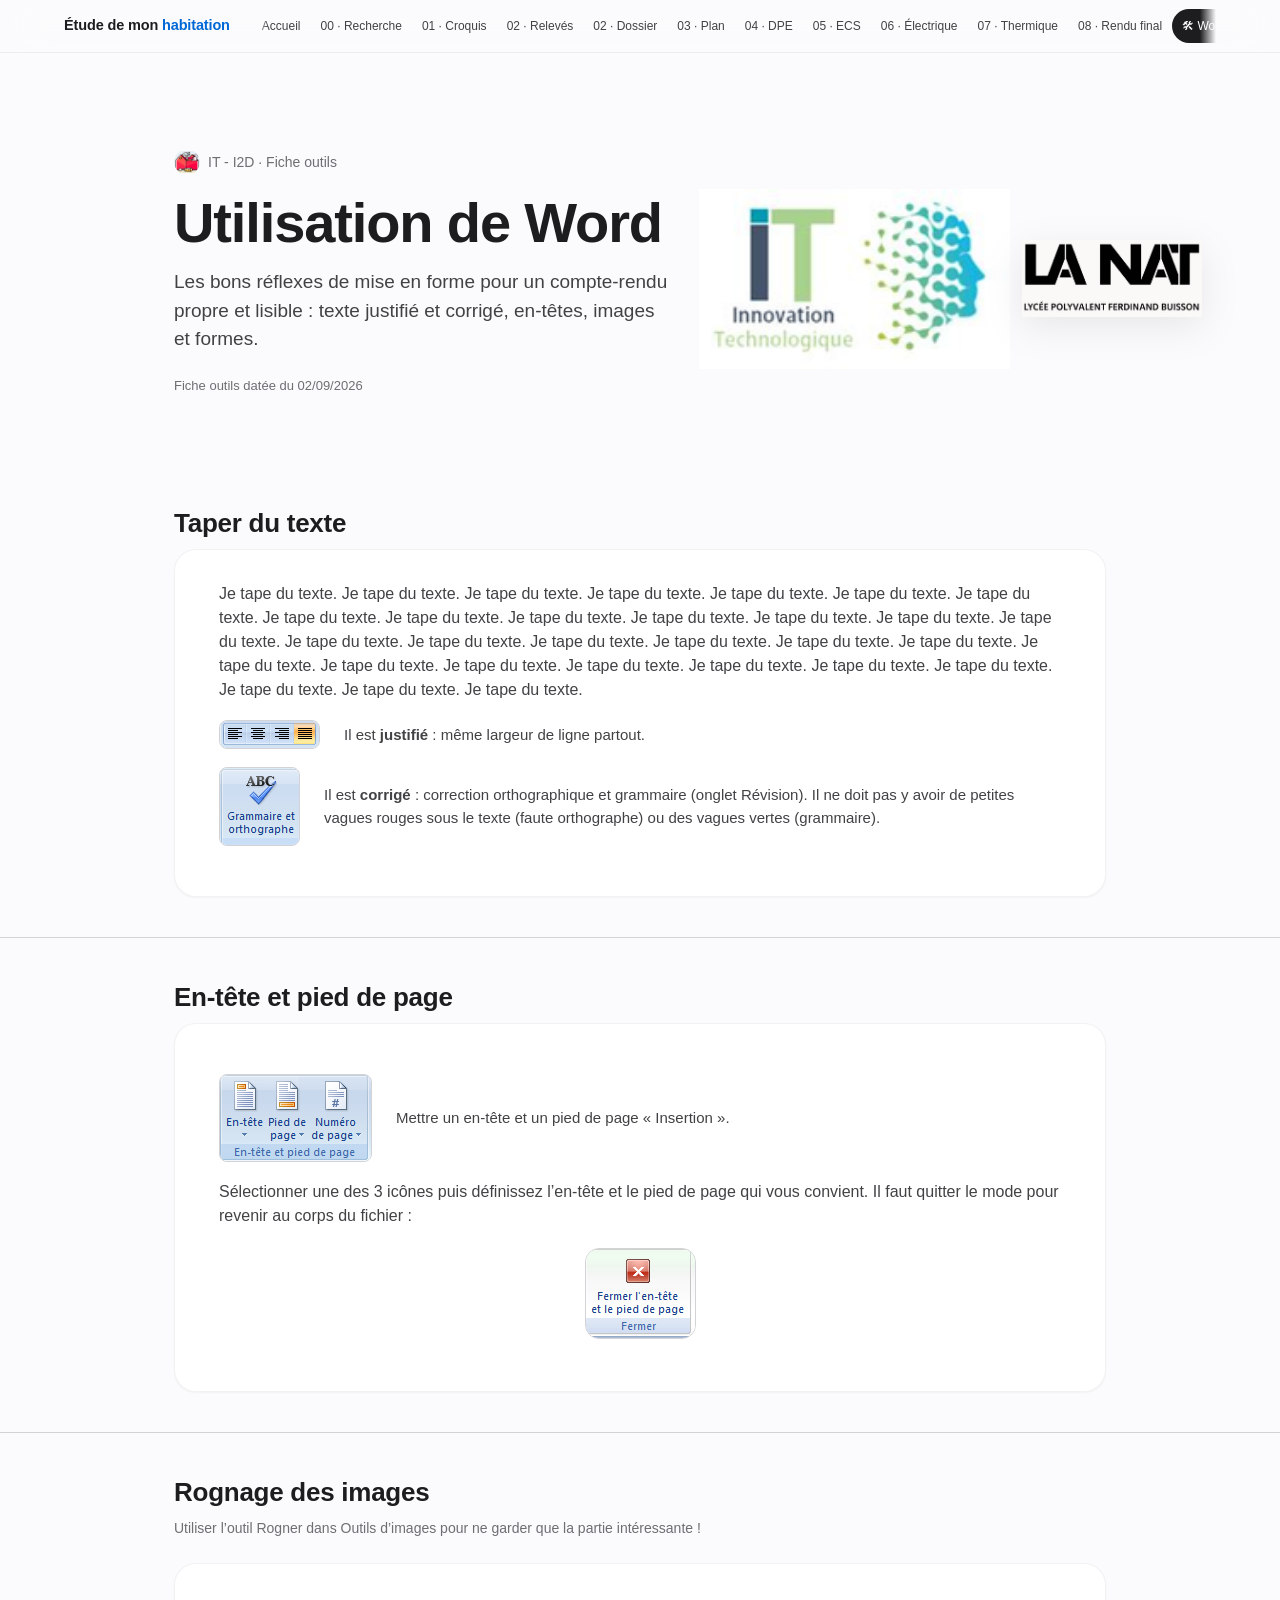
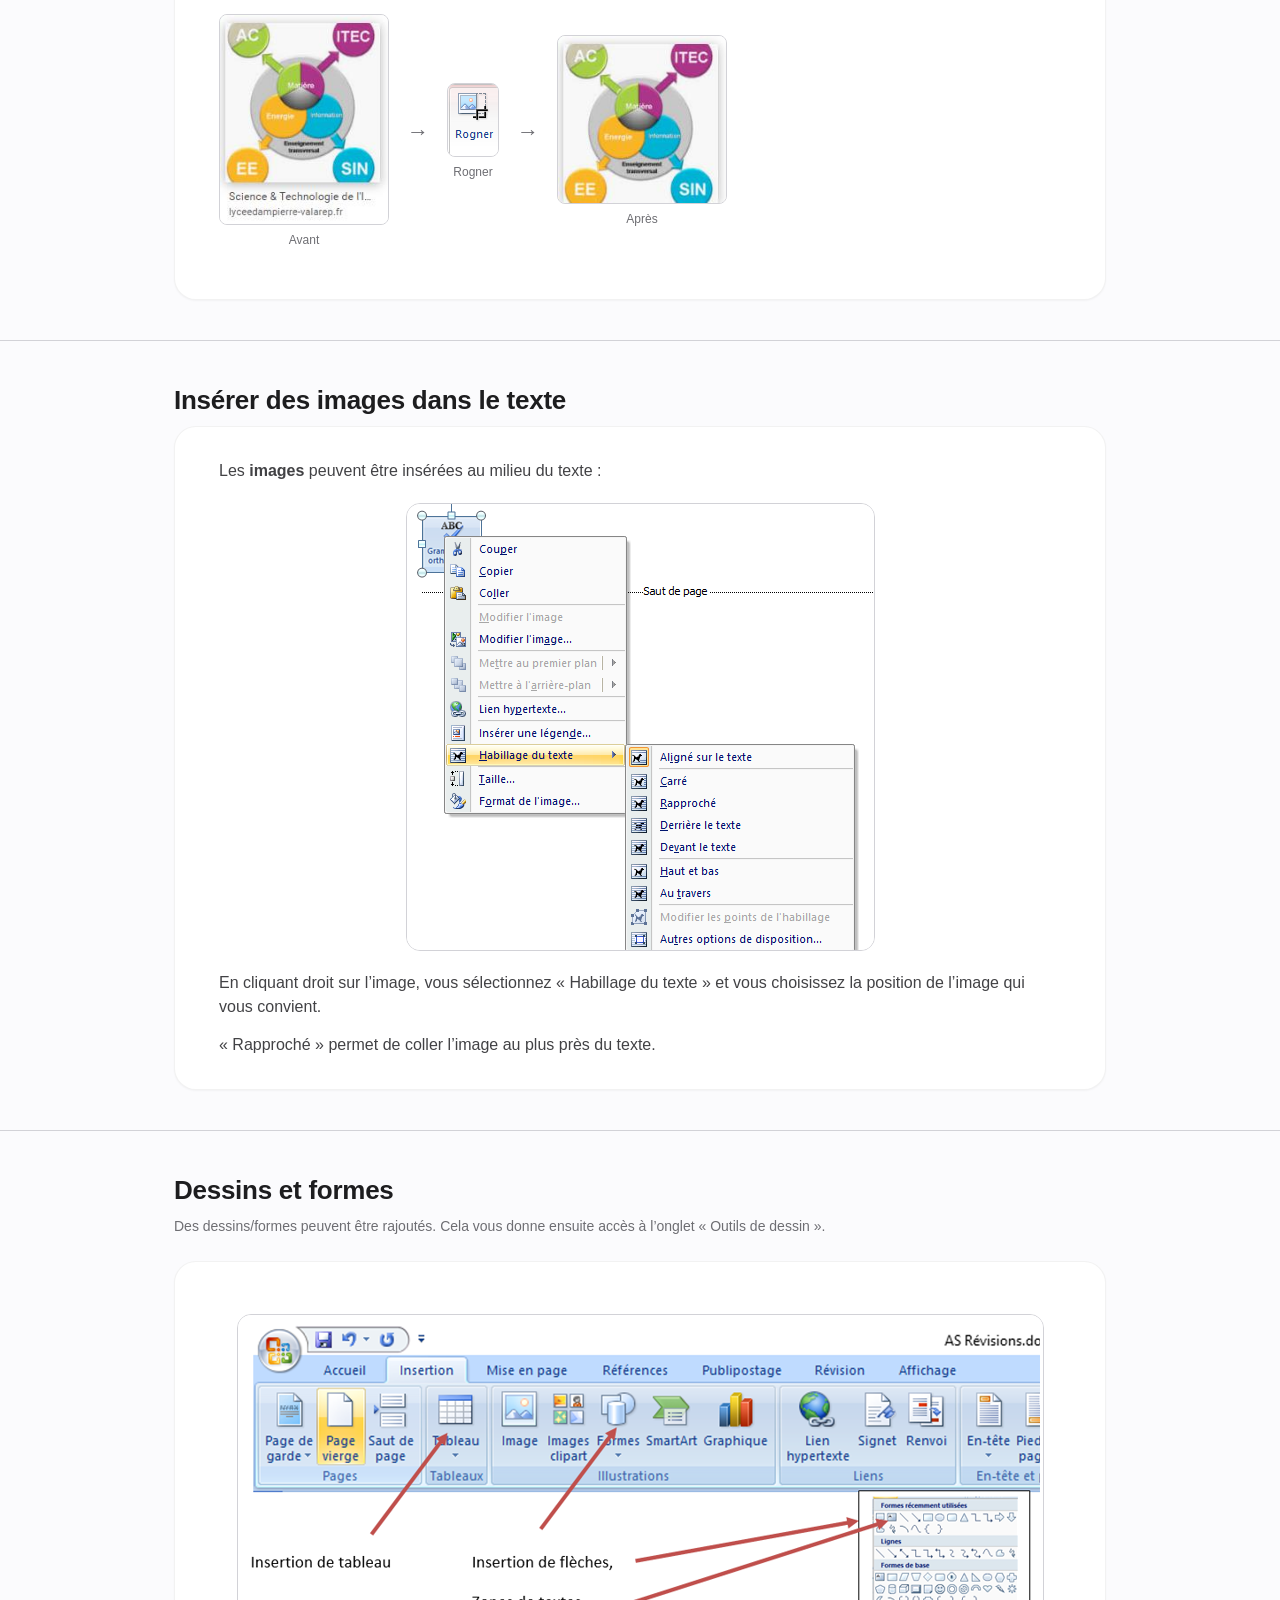
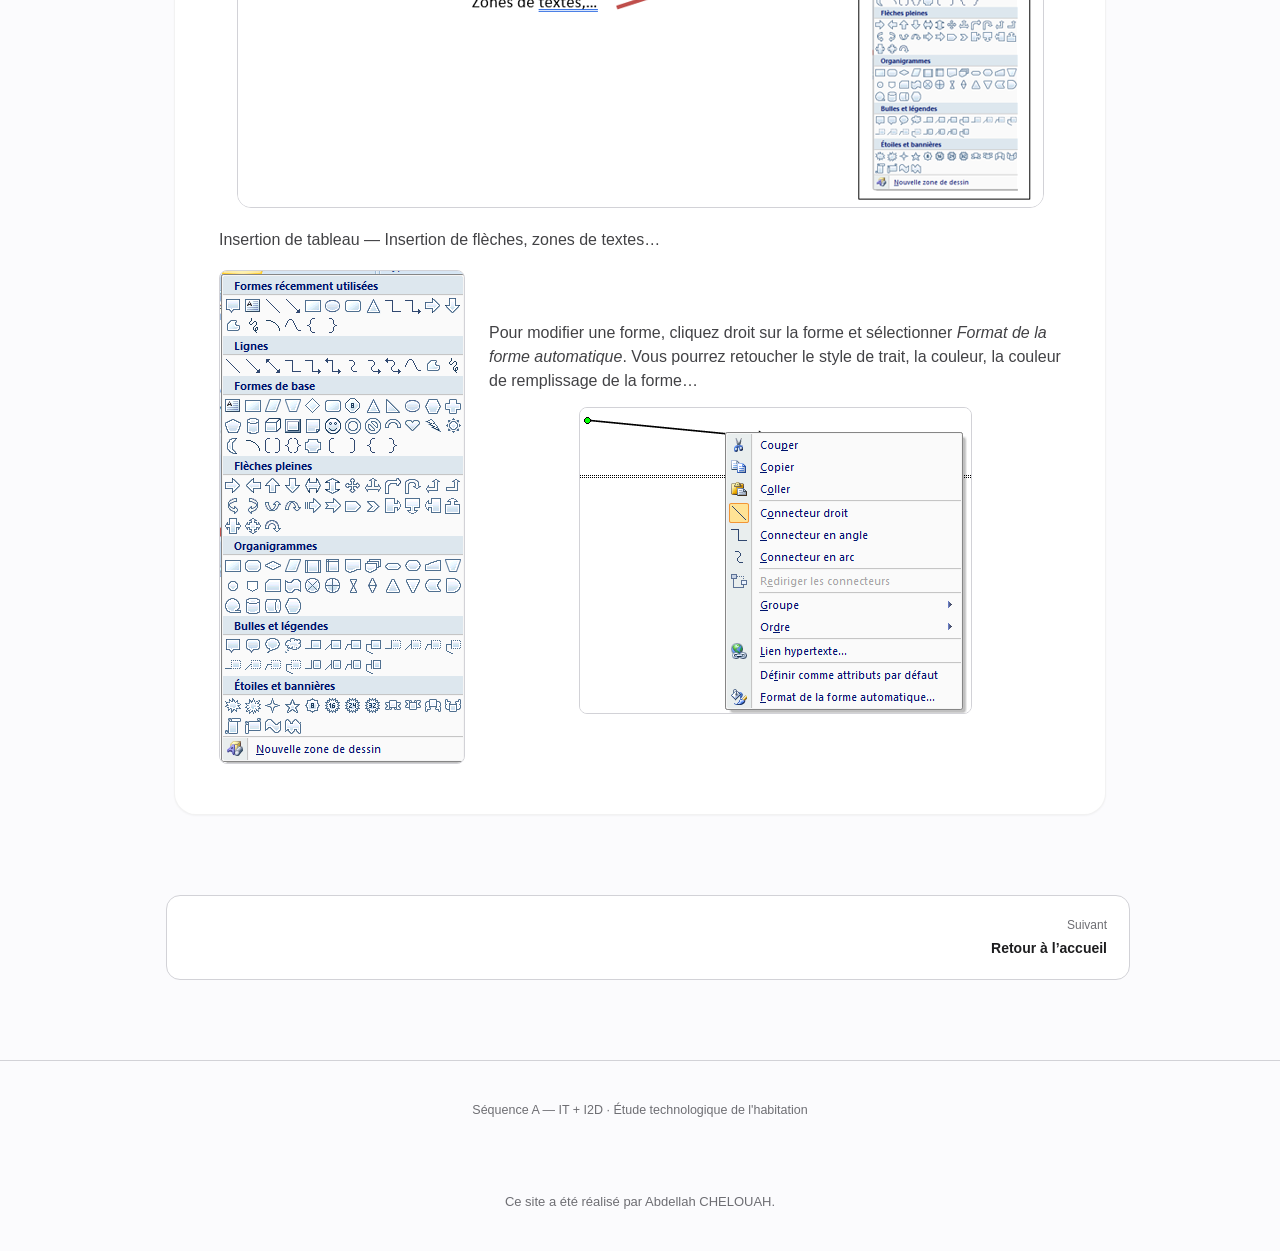
<file: pages-web/fiche-outils-word.html>
<!DOCTYPE html>
<html lang="fr">
<head>
<meta charset="UTF-8">
<meta name="viewport" content="width=device-width, initial-scale=1.0">
<title>Fiche outils — Utilisation de Word</title>
<link rel="stylesheet" href="../css/style.css">
</head>
<body>
<nav class="site-nav">
  <div class="wrap">
    <a class="brand" href="../index.html">Étude de mon <span>habitation</span></a>
    <ul class="nav-links">
        <li><a href="../index.html">Accueil</a></li>
        <li><a href="activite-00.html">00 · Recherche</a></li>
        <li><a href="activite-01.html">01 · Croquis</a></li>
        <li><a href="activite-02.html">02 · Relevés</a></li>
        <li><a href="activite-02-dossier.html">02 · Dossier</a></li>
        <li><a href="activite-03.html">03 · Plan</a></li>
        <li><a href="activite-04.html">04 · DPE</a></li>
        <li><a href="activite-05.html">05 · ECS</a></li>
        <li><a href="activite-06.html">06 · Électrique</a></li>
        <li><a href="activite-07.html">07 · Thermique</a></li>
        <li><a href="activite-08.html">08 · Rendu final</a></li>
        <li><a href="fiche-outils-word.html" class="active">🛠 Word</a></li>
        <li><a href="fiche-outils-excel.html">🛠 Excel</a></li>
    </ul>
  </div>
</nav>
<header class="hero">
  <div class="wrap hero-header">
    <div class="hero-copy">
      <div class="eyebrow"><span class="num icon"><img src="images/outils-word/icone-boite-outils.png" alt=""></span> IT - I2D · Fiche outils</div>
      <h1>Utilisation de Word</h1>
      <p class="subtitle">Les bons réflexes de mise en forme pour un compte-rendu propre et lisible : texte justifié et corrigé, en-têtes, images et formes.</p>
      <p class="meta">Fiche outils datée du 02/09/2026</p>
    </div>
    <div style="display:flex; align-items:center; gap:12px; margin-left:auto;">
      <img src="images/logo-it.png" alt="Logo IT" style="height:180px; width:auto; display:block; object-fit:contain;">
      <img class="hero-logo" src="images/logo_lycee.png" alt="Logo du lycée">
    </div>
  </div>
</header><section class="block">
  <div class="wrap">
    <h2>Taper du texte</h2>
    
    <div class="card">
<p>Je tape du texte. Je tape du texte. Je tape du texte. Je tape du texte. Je tape du texte. Je tape du texte. Je tape du texte. Je tape du texte. Je tape du texte. Je tape du texte. Je tape du texte. Je tape du texte. Je tape du texte. Je tape du texte. Je tape du texte. Je tape du texte. Je tape du texte. Je tape du texte. Je tape du texte. Je tape du texte. Je tape du texte. Je tape du texte. Je tape du texte. Je tape du texte. Je tape du texte. Je tape du texte. Je tape du texte. Je tape du texte. Je tape du texte. Je tape du texte.</p>
<div class="side-figure">
<figure><img src="images/outils-word/bouton-justifie.png" alt="Boutons d’alignement du texte, justifié sélectionné"></figure>
<p class="note">Il est <strong>justifié</strong> : même largeur de ligne partout.</p>
</div>
<div class="side-figure">
<figure><img src="images/outils-word/bouton-grammaire-orthographe.png" alt="Bouton Grammaire et orthographe, onglet Révision"></figure>
<p class="note">Il est <strong>corrigé</strong> : correction orthographique et grammaire (onglet Révision). Il ne doit pas y avoir de petites vagues rouges sous le texte (faute orthographe) ou des vagues vertes (grammaire).</p>
</div>
</div>
  </div>
</section><section class="block">
  <div class="wrap">
    <h2>En-tête et pied de page</h2>
    
    <div class="card">
<div class="side-figure">
<figure><img src="images/outils-word/boutons-entete-pied-page.png" alt="Boutons En-tête, Pied de page, Numéro de page (onglet Insertion)"></figure>
<p class="note">Mettre un en-tête et un pied de page « Insertion ».</p>
</div>
<p>Sélectionner une des 3 icônes puis définissez l’en-tête et le pied de page qui vous convient. Il faut quitter le mode pour revenir au corps du fichier :</p>
<figure><img src="images/outils-word/bouton-fermer-entete.png" alt="Bouton Fermer l’en-tête et le pied de page" style="max-width:140px;"></figure>
</div>
  </div>
</section><section class="block">
  <div class="wrap">
    <h2>Rognage des images</h2>
    <p class="lede">Utiliser l’outil Rogner dans Outils d’images pour ne garder que la partie intéressante !</p>
    <div class="card">
<div class="before-after">
<figure><img src="images/outils-word/image-avant-rognage.jpg" alt="Image avant rognage, avec légende et logo"><figcaption>Avant</figcaption></figure>
<span class="arrow">→</span>
<figure><img src="images/outils-word/bouton-rogner.png" alt="Bouton Rogner" style="max-width:70px;"><figcaption>Rogner</figcaption></figure>
<span class="arrow">→</span>
<figure><img src="images/outils-word/image-apres-rognage.jpg" alt="Image après rognage, recadrée sur le schéma seul"><figcaption>Après</figcaption></figure>
</div>
</div>
  </div>
</section><section class="block">
  <div class="wrap">
    <h2>Insérer des images dans le texte</h2>
    
    <div class="card">
<p>Les <strong>images</strong> peuvent être insérées au milieu du texte :</p>
<figure><img src="images/outils-word/menu-habillage-texte.png" alt="Menu contextuel d’une image, Habillage du texte, avec sous-menu Aligné sur le texte / Carré / Rapproché / Derrière le texte / Devant le texte…"></figure>
<p>En cliquant droit sur l’image, vous sélectionnez « Habillage du texte » et vous choisissez la position de l’image qui vous convient.</p>
<p>« Rapproché » permet de coller l’image au plus près du texte.</p>
</div>
  </div>
</section><section class="block">
  <div class="wrap">
    <h2>Dessins et formes</h2>
    <p class="lede">Des dessins/formes peuvent être rajoutés. Cela vous donne ensuite accès à l’onglet « Outils de dessin ».</p>
    <div class="card">
<figure><img src="images/outils-word/ruban-insertion.png" alt="Ruban Insertion complet : Page de garde, Page vierge, Saut de page, Tableau, Image, Formes, SmartArt, Graphique, Lien hypertexte, Signet, Renvoi, En-tête, Pied de page"></figure>
<p>Insertion de tableau — Insertion de flèches, zones de textes…</p>
<div class="side-figure">
<figure><img src="images/outils-word/palette-formes.png" alt="Palette de formes : lignes, formes de base, flèches pleines, organigrammes, bulles et légendes, étoiles et bannières"></figure>
<div class="note">
<p>Pour modifier une forme, cliquez droit sur la forme et sélectionner <em>Format de la forme automatique</em>. Vous pourrez retoucher le style de trait, la couleur, la couleur de remplissage de la forme…</p>
<figure style="margin-top:14px;"><img src="images/outils-word/menu-format-forme.png" alt="Menu contextuel d’une forme avec l’option Format de la forme automatique"></figure>
</div>
</div>
</div>
  </div>
</section><div class="page-nav wrap"><span></span><a class="next" href="../index.html"><span class="dir">Suivant</span><span class="ttl">Retour à l’accueil</span></a></div>
<footer class="site-footer">
  <div class="wrap">Séquence A — IT&nbsp;+&nbsp;I2D · Étude technologique de l'habitation</div>
</footer>
</footer>
<p class="site-credit">Ce site a été réalisé par Abdellah CHELOUAH.</p>
</body>
</html>
</file>
<file: css/style.css>
/* ============================================================
   Étude de mon habitation — feuille de style
   Direction : apple-like — sobre, clair, typographie soignée
   ============================================================ */

:root {
  --bg: #fbfbfd;
  --bg-alt: #f5f5f7;
  --surface: #ffffff;
  --ink: #1d1d1f;
  --ink-soft: #424245;
  --grey: #6e6e73;
  --line: #d2d2d7;
  --accent: #0068d6;
  --accent-ink: #ffffff;
  --thermal: #ff8a3d;
  --electric: #ffd60a;
  --water: #32ade6;
  --radius-l: 22px;
  --radius-m: 14px;
  --radius-s: 8px;
  --max: 980px;
  --serif: "New York", "Iowan Old Style", "Palatino Linotype", Palatino, Georgia, serif;
  --sys: -apple-system, BlinkMacSystemFont, "SF Pro Display", "SF Pro Text",
         "Helvetica Neue", Helvetica, Arial, sans-serif;
}

* { box-sizing: border-box; }

html { scroll-behavior: smooth; }

body {
  margin: 0;
  font-family: var(--sys);
  background: var(--bg);
  color: var(--ink);
  -webkit-font-smoothing: antialiased;
  line-height: 1.5;
}

img { max-width: 100%; display: block; }

a { color: inherit; text-decoration: none; }

.wrap {
  max-width: var(--max);
  margin: 0 auto;
  padding: 0 24px;
}

/* ---------- Navigation ---------- */

.site-nav {
  position: sticky;
  top: 0;
  z-index: 50;
  background: rgba(251, 251, 253, 0.78);
  backdrop-filter: saturate(180%) blur(20px);
  -webkit-backdrop-filter: saturate(180%) blur(20px);
  border-bottom: 1px solid rgba(0, 0, 0, 0.06);
}

.site-nav .wrap {
  display: flex;
  align-items: center;
  gap: 22px;
  height: 52px;
  max-width: 1200px;
}

.site-nav .brand {
  font-size: 14.5px;
  font-weight: 600;
  letter-spacing: -0.01em;
  white-space: nowrap;
  flex-shrink: 0;
}

.site-nav .brand span {
  color: var(--accent);
}

.nav-links {
  display: flex;
  gap: 0;
  overflow-x: auto;
  scrollbar-width: none;
  list-style: none;
  margin: 0;
  padding: 0;
  -webkit-mask-image: linear-gradient(to right, transparent 0, #000 16px, #000 calc(100% - 16px), transparent 100%);
  mask-image: linear-gradient(to right, transparent 0, #000 16px, #000 calc(100% - 16px), transparent 100%);
}

.nav-links::-webkit-scrollbar { display: none; }

.nav-links li { flex-shrink: 0; }

.nav-links a {
  display: block;
  padding: 8px 10px;
  font-size: 12px;
  font-weight: 500;
  color: var(--ink-soft);
  border-radius: 980px;
  white-space: nowrap;
  transition: background 0.15s ease, color 0.15s ease;
}

.nav-links a:hover { background: rgba(0, 0, 0, 0.05); color: var(--ink); }

.nav-links a.active { background: var(--ink); color: #fff; }

/* ---------- Hero ---------- */

.hero {
  padding: 96px 0 56px;
  text-align: center;
}

.hero .hero-header {
  display: flex;
  align-items: center;
  justify-content: space-between;
  gap: 24px;
}

.hero .hero-copy {
  flex: 1 1 auto;
  min-width: 0;
  text-align: left;
}

.hero .hero-copy .eyebrow,
.hero .hero-copy h1,
.hero .hero-copy .subtitle,
.hero .hero-copy .meta {
  text-align: left;
}

.hero .hero-logo {
  width: 180px;
  max-width: 24vw;
  height: auto;
  object-fit: contain;
  flex-shrink: 0;
  margin-left: auto;
  display: block;
  filter: drop-shadow(0 10px 18px rgba(0, 0, 0, 0.08));
}

.hero .eyebrow {
  display: inline-flex;
  align-items: center;
  gap: 8px;
  font-size: 14px;
  color: var(--grey);
  margin-bottom: 18px;
}

.hero .eyebrow .num {
  display: inline-flex;
  align-items: center;
  justify-content: center;
  width: 26px;
  height: 26px;
  border-radius: 50%;
  background: var(--ink);
  color: #fff;
  font-size: 12px;
  font-weight: 600;
  overflow: hidden;
}

.hero .eyebrow .num img {
  width: 100%;
  height: 100%;
  object-fit: contain;
  border-radius: 50%;
}

.hero .eyebrow .num.icon {
  background: transparent;
}

.hero h1 {
  font-size: clamp(34px, 5vw, 56px);
  line-height: 1.06;
  letter-spacing: -0.02em;
  font-weight: 600;
  margin: 0 0 16px;
}

.hero .subtitle {
  font-size: 19px;
  color: var(--ink-soft);
  max-width: 620px;
  margin: 0 auto;
}

.hero .meta {
  margin-top: 22px;
  font-size: 13px;
  color: var(--grey);
}

.home .hero {
  padding-top: 120px;
  padding-bottom: 64px;
}

.home .hero h1 { font-size: clamp(40px, 6vw, 68px); }

/* ---------- Sections & cards ---------- */

section.block {
  padding: 40px 0;
  border-top: 1px solid var(--line);
}

section.block:first-of-type { border-top: none; }

section.block > .wrap > h2 {
  font-size: 26px;
  font-weight: 600;
  letter-spacing: -0.01em;
  margin: 0 0 6px;
}

section.block > .wrap > .lede {
  color: var(--grey);
  font-size: 14px;
  margin: 0 0 24px;
}

.card {
  background: var(--surface);
  border-radius: var(--radius-l);
  padding: 32px clamp(20px, 4vw, 44px);
  box-shadow: 0 1px 2px rgba(0,0,0,0.04);
  border: 1px solid rgba(0,0,0,0.05);
}

.card + .card { margin-top: 16px; }

.card h3 {
  font-size: 19px;
  font-weight: 600;
  margin: 28px 0 10px;
}
.card h3:first-child { margin-top: 0; }

.card p { margin: 0 0 14px; color: var(--ink-soft); font-size: 16px; }
.card p:last-child { margin-bottom: 0; }

.card ul, .card ol {
  margin: 0 0 14px;
  padding-left: 22px;
  color: var(--ink-soft);
}
.card li { margin-bottom: 6px; }
.card li ul, .card li ol { margin-top: 6px; }

.card figure {
  margin: 20px 0;
  text-align: center;
}
.card figure img {
  margin: 0 auto;
  border-radius: var(--radius-m);
  border: 1px solid var(--line);
}
.card figcaption {
  margin-top: 10px;
  font-size: 13px;
  color: var(--grey);
}

.card .callout {
  background: var(--bg-alt);
  border-radius: var(--radius-m);
  padding: 18px 20px;
  margin: 18px 0;
  font-size: 14.5px;
  color: var(--ink-soft);
  border-left: 3px solid var(--accent);
}
.card .callout strong { color: var(--ink); }

.quote-block {
  font-family: var(--serif);
  font-style: italic;
  font-size: 21px;
  line-height: 1.5;
  color: var(--ink);
  margin: 0 0 14px;
}

/* ---------- Objective tags ---------- */

.obj-tag {
  display: inline-block;
  font-size: 12px;
  font-weight: 600;
  padding: 5px 12px;
  border-radius: 980px;
  background: var(--bg-alt);
  color: var(--ink-soft);
  margin: 0 8px 8px 0;
}

/* ---------- Tables ---------- */

.table-wrap {
  overflow-x: auto;
  margin: 18px 0;
  border-radius: var(--radius-m);
  border: 1px solid var(--line);
}

table {
  width: 100%;
  border-collapse: collapse;
  font-size: 14px;
  background: var(--surface);
}

thead th {
  background: var(--bg-alt);
  text-align: left;
  font-weight: 600;
  padding: 12px 14px;
  border-bottom: 1px solid var(--line);
  white-space: nowrap;
}

tbody td {
  padding: 14px;
  border-bottom: 1px solid var(--line);
  color: var(--ink-soft);
  vertical-align: top;
}

tbody tr:last-child td { border-bottom: none; }

td.empty {
  color: var(--line);
}

tfoot td {
  font-weight: 600;
  color: var(--ink);
  background: var(--bg-alt);
}

/* ---------- Question list ---------- */

.qa {
  counter-reset: q;
  list-style: none;
  padding: 0;
  margin: 0;
}
.qa li {
  position: relative;
  padding: 16px 0 16px 40px;
  border-top: 1px solid var(--line);
  color: var(--ink-soft);
}
.qa li:first-child { border-top: none; }
.qa li::before {
  counter-increment: q;
  content: "Q" counter(q);
  position: absolute;
  left: 0;
  top: 16px;
  font-size: 12px;
  font-weight: 700;
  color: var(--accent);
  background: rgba(0, 104, 214, 0.08);
  padding: 3px 7px;
  border-radius: 6px;
}
.qa li strong { color: var(--ink); font-weight: 500; }
.qa .answer-box {
  margin-top: 10px;
  height: 40px;
  border-radius: var(--radius-s);
  background: var(--bg-alt);
  border: 1px dashed var(--line);
}

/* ---------- Resource chips ---------- */

.chips { display: flex; flex-wrap: wrap; gap: 8px; margin: 18px 0; }
.chip {
  font-size: 13px;
  padding: 8px 14px;
  background: var(--bg-alt);
  border-radius: var(--radius-s);
  color: var(--ink-soft);
}
.chip a { color: var(--accent); }

.resource-banner {
  max-width: var(--max);
  margin: 0 auto 30px;
  padding: 0 24px;
}

.resource-banner .inner {
  background: linear-gradient(135deg, rgba(0, 104, 214, 0.08), rgba(0, 104, 214, 0.04));
  border: 1px solid rgba(0, 104, 214, 0.15);
  border-radius: var(--radius-l);
  padding: 24px 26px;
  box-shadow: 0 8px 22px rgba(0, 104, 214, 0.06);
}

.resource-banner h3 {
  margin: 0 0 12px;
  font-size: 20px;
  letter-spacing: -0.01em;
}

.resource-links {
  display: flex;
  flex-wrap: wrap;
  gap: 10px;
}

.resource-links a {
  display: inline-flex;
  align-items: center;
  justify-content: center;
  padding: 10px 14px;
  border-radius: 999px;
  background: var(--surface);
  border: 1px solid rgba(0, 0, 0, 0.06);
  color: var(--accent);
  font-size: 13px;
  font-weight: 600;
}

.resource-links a:hover {
  background: rgba(0, 104, 214, 0.06);
}

/* ---------- Steps ---------- */

.steps { counter-reset: s; list-style: none; padding: 0; margin: 0; }
.steps > li {
  counter-increment: s;
  display: flex;
  gap: 18px;
  padding: 22px 0;
  border-top: 1px solid var(--line);
}
.steps > li:first-child { border-top: none; padding-top: 4px; }
.steps > li::before {
  content: counter(s);
  flex-shrink: 0;
  width: 30px;
  height: 30px;
  border-radius: 50%;
  background: var(--ink);
  color: #fff;
  font-size: 13px;
  font-weight: 600;
  display: flex;
  align-items: center;
  justify-content: center;
}
.steps .step-body p { margin: 0 0 10px; color: var(--ink-soft); }
.steps .step-body figure { margin: 12px 0 0; text-align: left; }
.steps .step-body figure img {
  max-width: 380px;
  border-radius: var(--radius-s);
}

/* ---------- Component grid (activité 06) ---------- */

.component-grid {
  display: grid;
  grid-template-columns: repeat(auto-fit, minmax(140px, 1fr));
  gap: 16px;
  margin: 18px 0;
}
.component-grid figure {
  margin: 0;
  background: var(--bg-alt);
  border-radius: var(--radius-m);
  padding: 18px;
  text-align: center;
}
.component-grid img { margin: 0 auto 10px; max-height: 140px; width: auto; border-radius: 6px; }
.component-grid figcaption { font-size: 13px; font-weight: 500; color: var(--ink); }

/* ---------- Index / home page ---------- */

.activity-grid {
  display: grid;
  grid-template-columns: repeat(auto-fit, minmax(280px, 1fr));
  gap: 18px;
}

.activity-card {
  background: var(--surface);
  border-radius: var(--radius-l);
  padding: 30px;
  border: 1px solid rgba(0,0,0,0.05);
  box-shadow: 0 1px 2px rgba(0,0,0,0.04);
  display: flex;
  flex-direction: column;
  align-items: center;
  gap: 14px;
  transition: transform 0.2s ease, box-shadow 0.2s ease;
}

.activity-card:hover {
  transform: translateY(-3px);
  box-shadow: 0 12px 28px rgba(0,0,0,0.09);
}

.activity-card .top-row {
  display: flex;
  align-items: center;
  justify-content: space-between;
}

.activity-card .badge {
  font-size: 12px;
  font-weight: 700;
  color: #fff;
  background: var(--ink);
  padding: 5px 10px;
  border-radius: 980px;
}

.activity-card .kind {
  font-size: 11px;
  color: var(--grey);
  text-transform: uppercase;
  letter-spacing: 0.04em;
}

.activity-card h3 {
  width: 100%;
  max-width: 220px;
  font-size: 21px;
  font-weight: 600;
  margin: 0;
  letter-spacing: -0.01em;
  line-height: 1.25;
  text-align: center;
}

.activity-card p {
  color: var(--ink-soft);
  font-size: 14.5px;
  margin: 0;
  flex-grow: 1;
}

.activity-card .go {
  font-size: 14px;
  font-weight: 600;
  color: var(--accent);
}

.parcours {
  padding: 20px 0 70px;
}

.parcours-track {
  position: relative;
  display: grid;
  grid-template-columns: repeat(9, 1fr);
  gap: 0;
  padding: 10px 0 30px;
}

.parcours-track::before {
  content: "";
  position: absolute;
  left: 5%; right: 5%; top: 25px;
  height: 1px;
  background: var(--line);
}

.p-stop {
  text-align: center;
  position: relative;
  padding-top: 0;
  min-width: 0;
}

@media (max-width: 700px) {
  .hero .hero-header {
    flex-direction: column;
    align-items: flex-start;
  }

  .hero .hero-logo {
    width: 96px;
    max-width: 40vw;
    margin-left: 0;
  }

  .parcours-track {
    grid-template-columns: repeat(3, 1fr);
    row-gap: 28px;
  }
  .parcours-track::before { display: none; }
}

.p-stop .dot {
  width: 10px;
  height: 10px;
  border-radius: 50%;
  background: var(--ink);
  margin: 20px auto 14px;
  position: relative;
  z-index: 1;
}

.p-stop .lab { font-size: 13px; font-weight: 600; }
.p-stop .sub { font-size: 12px; color: var(--grey); margin-top: 2px; }

/* ---------- Tool-sheet side-by-side figure ---------- */

.side-figure {
  display: flex;
  align-items: center;
  gap: 24px;
  flex-wrap: wrap;
  margin: 18px 0;
}
.side-figure figure { margin: 0; flex-shrink: 0; }
.side-figure figure img { border-radius: var(--radius-s); border: 1px solid var(--line); }
.side-figure .note { flex: 1; min-width: 220px; color: var(--ink-soft); font-size: 15px; margin: 0; }

.before-after {
  display: flex;
  align-items: center;
  gap: 18px;
  flex-wrap: wrap;
  margin: 18px 0;
}
.before-after figure { margin: 0; text-align: center; }
.before-after figure img { border-radius: var(--radius-s); border: 1px solid var(--line); max-width: 170px; }
.before-after figcaption { font-size: 12px; color: var(--grey); margin-top: 6px; }
.before-after .arrow { font-size: 22px; color: var(--grey); }

/* ---------- Resource cards (home) ---------- */

.resource-grid {
  display: grid;
  grid-template-columns: repeat(auto-fit, minmax(260px, 1fr));
  gap: 18px;
}
.resource-card {
  display: flex;
  align-items: center;
  gap: 18px;
  background: var(--surface);
  border-radius: var(--radius-l);
  padding: 24px 26px;
  border: 1px solid rgba(0,0,0,0.05);
  box-shadow: 0 1px 2px rgba(0,0,0,0.04);
  transition: transform 0.2s ease, box-shadow 0.2s ease;
}
.resource-card:hover { transform: translateY(-3px); box-shadow: 0 12px 28px rgba(0,0,0,0.09); }
.resource-card img { width: 46px; height: 46px; flex-shrink: 0; }
.resource-card h3 {
  margin: 0 0 4px;
  font-size: 17px;
  font-weight: 600;
  line-height: 1.25;
  text-align: center;
}
.resource-card p { margin: 0; font-size: 13.5px; color: var(--grey); }

/* Center images inside activity cards */
.activity-card img { display: block; margin: 0 auto; max-width: 100%; height: auto; }

/* Gallery table for activity 00 */
.gallery-table {
  width: 100%;
  max-width: var(--max);
  margin: 18px auto 26px;
  border-collapse: collapse;
}
.gallery-table td {
  padding: 10px;
  text-align: center;
  vertical-align: middle;
}
.gallery-table img {
  width: 100%;
  max-width: 260px;
  height: auto;
  display: block;
  margin: 0 auto;
  border-radius: 8px;
  border: 1px solid var(--line);
}

footer.site-footer {
  border-top: 1px solid var(--line);
  padding: 40px 0 60px;
  text-align: center;
  color: var(--grey);
  font-size: 12.5px;
}

.site-credit {
  text-align: center;
  color: var(--grey);
  font-size: 13px;
  margin: 12px 0 40px;
}

/* Bannière pleine largeur directement sous la navigation */
.hero-banner {
  width: 100%;
  overflow: hidden;
  text-align: center;
}
.hero-banner img {
  display: block;
  width: 50%;
  height: 220px;
  object-fit: cover;
  margin: 18px auto;
  max-width: 100%;
}

.page-nav {
  display: flex;
  justify-content: space-between;
  gap: 16px;
  padding: 40px 0 80px;
}

.page-nav a {
  flex: 1;
  padding: 20px 22px;
  border-radius: var(--radius-m);
  background: var(--surface);
  border: 1px solid var(--line);
  font-size: 14px;
  color: var(--ink-soft);
  transition: border-color .15s ease;
}
.page-nav a:hover { border-color: var(--ink); }
.page-nav a .dir { display: block; font-size: 12px; color: var(--grey); margin-bottom: 4px; }
.page-nav a .ttl { font-weight: 600; color: var(--ink); }
.page-nav a.next { text-align: right; }

@media (max-width: 640px) {
  .hero { padding-top: 76px; }
  .card { padding: 24px 18px; }
  .page-nav { flex-direction: column; }
}

/* ---------- Video player (activite-05) ---------- */
.video-card {
  margin: 18px 0;
  display: flex;
  flex-direction: column;
  gap: 12px;
  align-items: stretch;
}
.video-warning {
  display: inline-flex;
  align-items: center;
  gap: 10px;
  background: linear-gradient(90deg, rgba(255,255,255,0.6), rgba(250,250,252,0.6));
  border: 1px solid var(--line);
  padding: 10px 12px;
  border-radius: 10px;
  color: var(--ink);
  font-size: 14px;
}
.video-warning svg { width: 22px; height: 22px; flex-shrink: 0; fill: var(--accent); }
.video-warning strong { margin-right: 6px; font-weight: 600; }
.responsive-video {
  width: 100%;
  max-width: 860px;
  height: auto;
  border-radius: 10px;
  background: #000;
  border: 1px solid rgba(0,0,0,0.06);
}

@media (max-width: 640px) {
  .video-card { gap: 8px; }
  .video-warning { font-size: 13px; }
}
</file>
